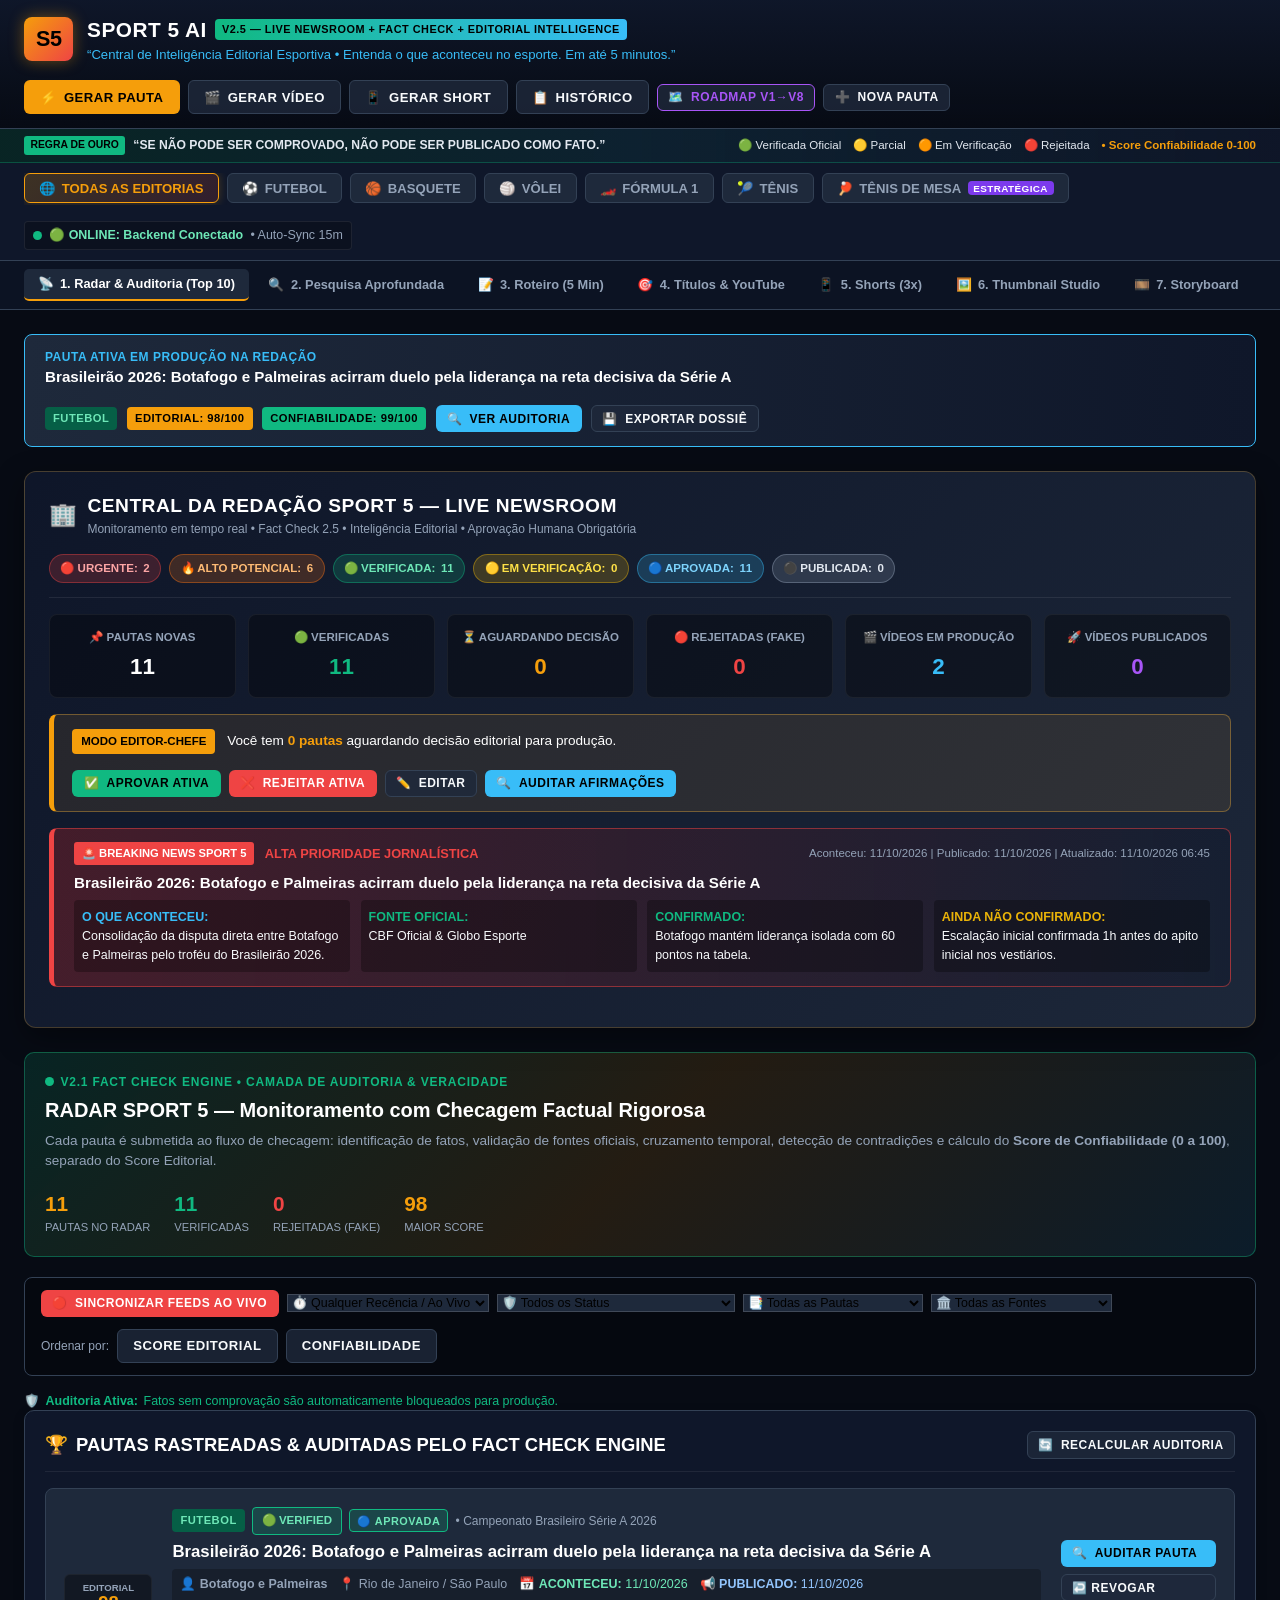
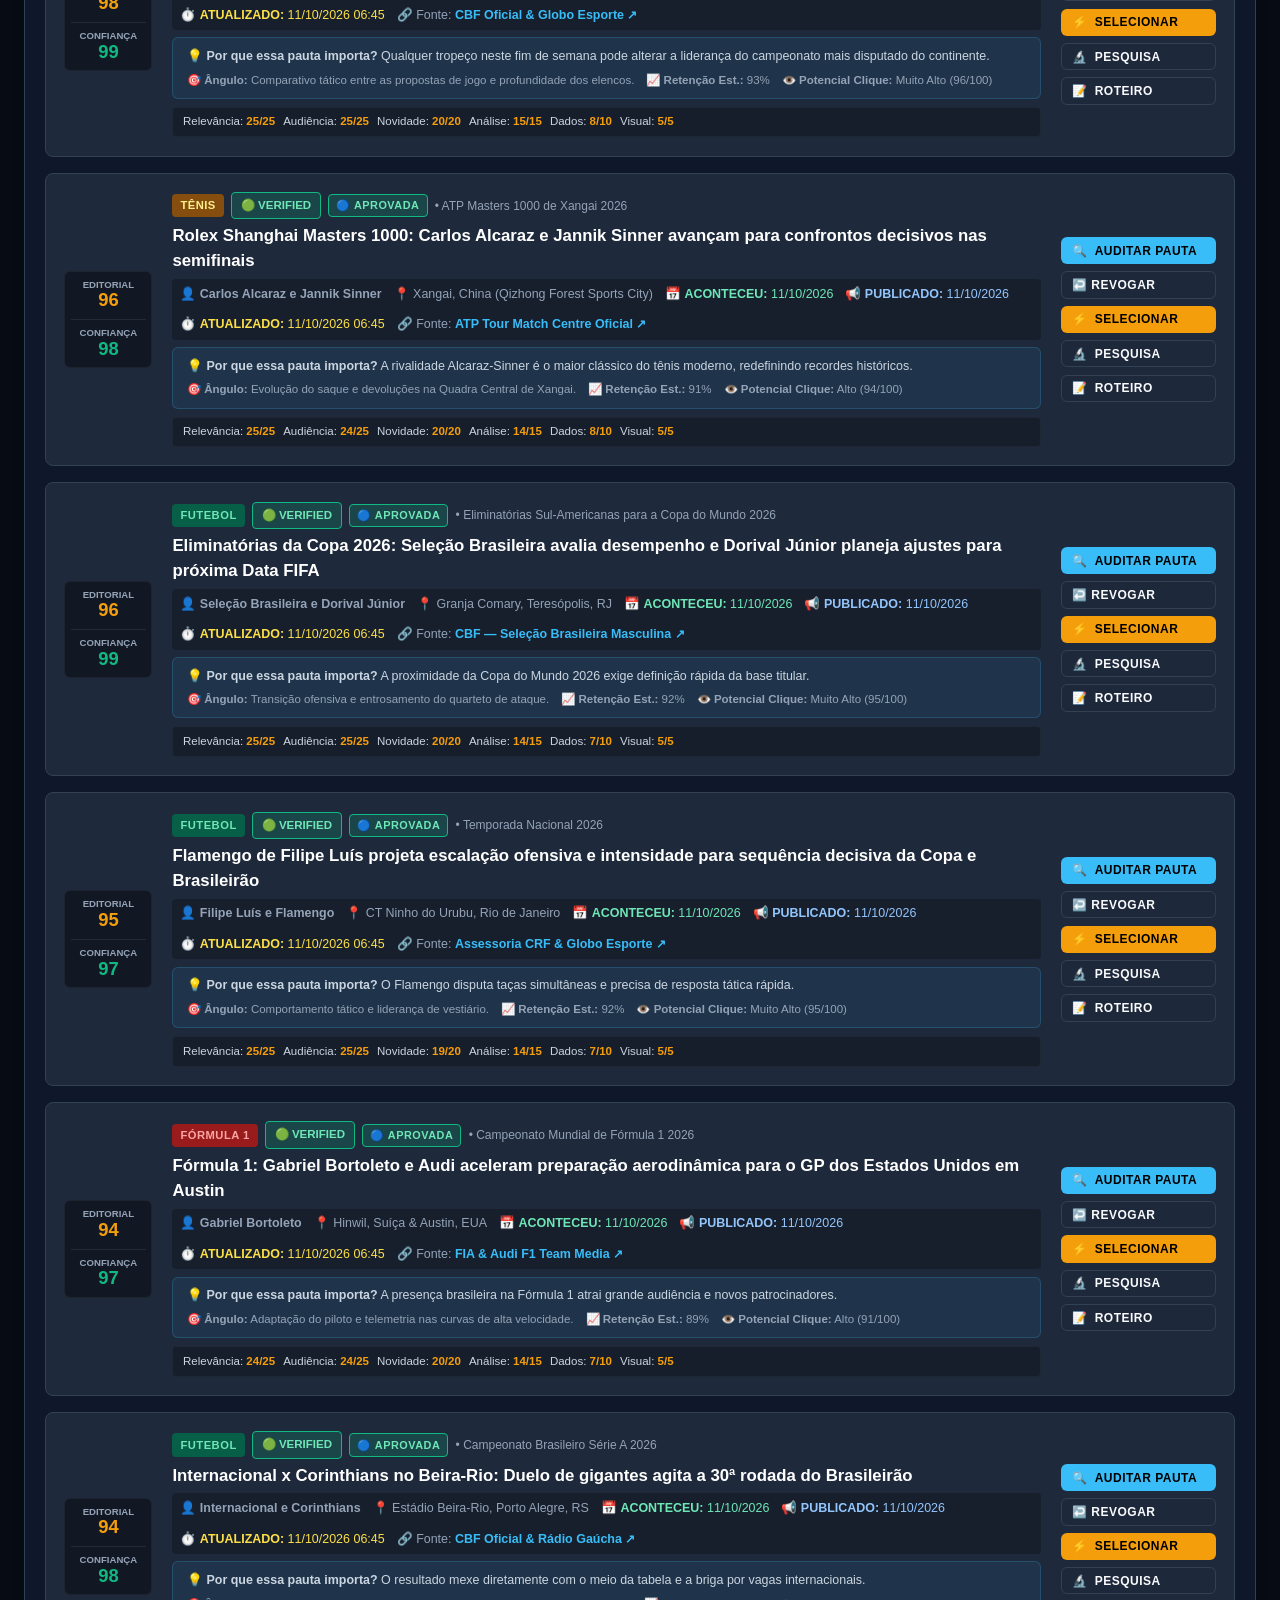
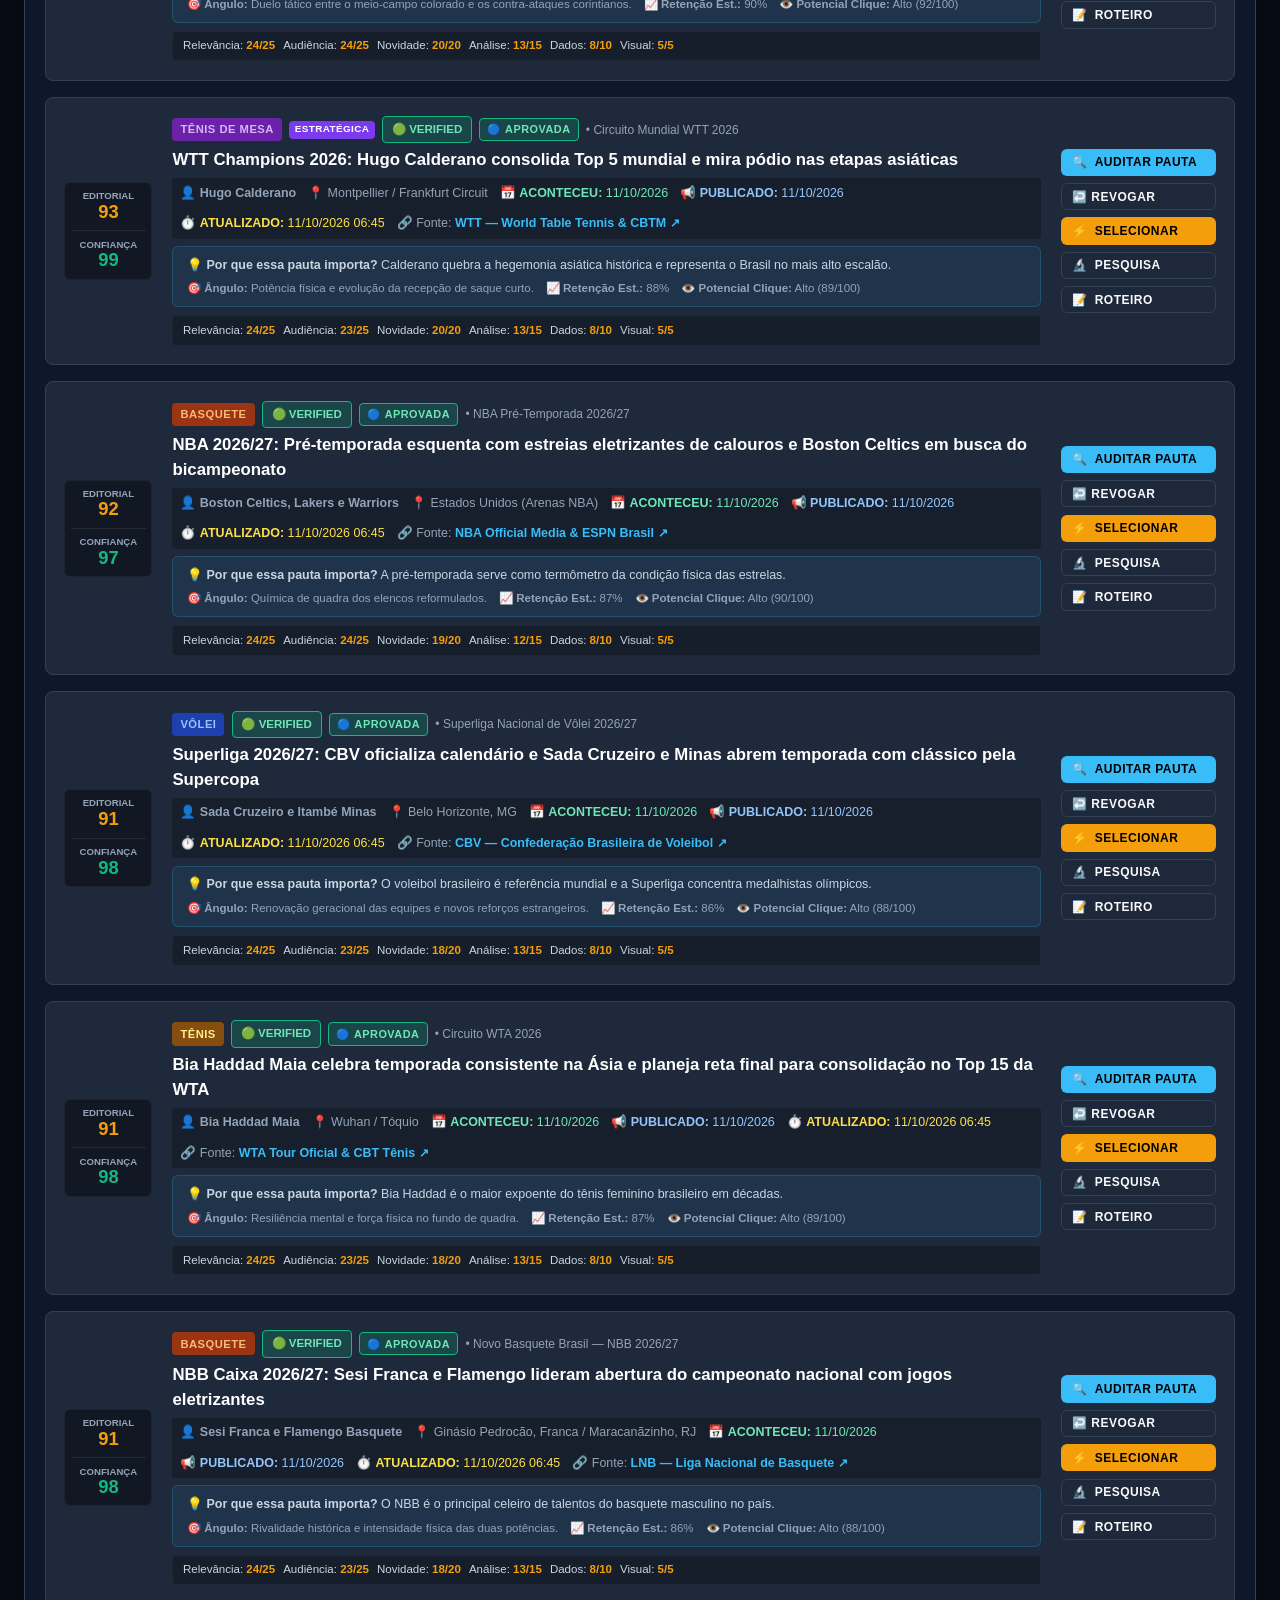
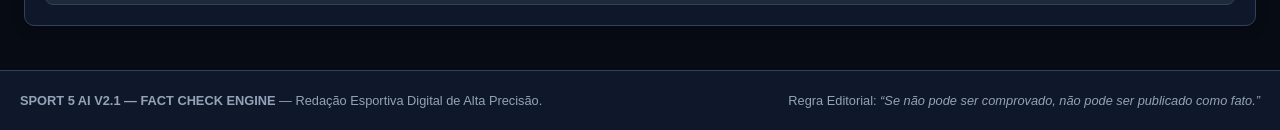
<file: index.html>
<!DOCTYPE html>
<html lang="pt-BR">
<head>
  <meta charset="UTF-8">
  <meta name="viewport" content="width=device-width, initial-scale=1.0">
  <title>SPORT 5 AI — Redação Esportiva Inteligente para YouTube</title>
  <style>
/* SPORT 5 AI V2.1 — FACT CHECK ENGINE STYLESHEET */
:root {
  --bg-dark: #070b14;
  --bg-surface: #0f172a;
  --bg-card: #1e293b;
  --bg-card-hover: #273549;
  --border-color: #334155;
  --primary: #f59e0b;
  --primary-hover: #d97706;
  --accent-blue: #38bdf8;
  --accent-green: #10b981;
  --accent-red: #ef4444;
  --accent-purple: #a855f7;
  --accent-orange: #f97316;
  --accent-yellow: #eab308;
  --text-main: #f8fafc;
  --text-muted: #94a3b8;
  --font-main: -apple-system, BlinkMacSystemFont, "Segoe UI", Roboto, Helvetica, Arial, sans-serif;
}

* { box-sizing: border-box; margin: 0; padding: 0; }

body {
  background-color: var(--bg-dark);
  color: var(--text-main);
  font-family: var(--font-main);
  min-height: 100vh;
  display: flex;
  flex-direction: column;
  line-height: 1.5;
}

/* TOP HEADER */
header {
  background: linear-gradient(180deg, rgba(15, 23, 42, 0.98) 0%, rgba(7, 11, 20, 0.95) 100%);
  border-bottom: 1px solid var(--border-color);
  padding: 0.85rem 1.5rem;
  position: sticky;
  top: 0;
  z-index: 100;
  backdrop-filter: blur(8px);
}

.header-container {
  max-width: 1400px;
  margin: 0 auto;
  display: flex;
  justify-content: space-between;
  align-items: center;
  flex-wrap: wrap;
  gap: 1rem;
}

.brand { display: flex; align-items: center; gap: 0.85rem; }
.brand-logo {
  background: linear-gradient(135deg, #f59e0b 0%, #ef4444 100%);
  color: #000;
  font-weight: 900;
  font-size: 1.35rem;
  padding: 0.35rem 0.75rem;
  border-radius: 8px;
  letter-spacing: -0.5px;
  box-shadow: 0 0 15px rgba(245, 158, 11, 0.4);
}
.brand-title h1 {
  font-size: 1.3rem;
  font-weight: 800;
  letter-spacing: 0.5px;
  color: #fff;
  display: flex;
  align-items: center;
  gap: 0.5rem;
  flex-wrap: wrap;
}
.brand-title .v2-badge {
  background: linear-gradient(90deg, #10b981, #38bdf8);
  color: #000;
  font-size: 0.68rem;
  font-weight: 900;
  padding: 0.15rem 0.45rem;
  border-radius: 4px;
  letter-spacing: 0.5px;
}
.brand-title p {
  font-size: 0.82rem;
  color: var(--accent-blue);
  font-weight: 500;
}

.header-actions { display: flex; align-items: center; gap: 0.5rem; flex-wrap: wrap; }

.btn {
  display: inline-flex;
  align-items: center;
  gap: 0.45rem;
  padding: 0.52rem 0.95rem;
  font-size: 0.82rem;
  font-weight: 700;
  border-radius: 6px;
  border: 1px solid transparent;
  cursor: pointer;
  transition: all 0.2s ease;
  text-transform: uppercase;
  letter-spacing: 0.5px;
}
.btn-primary { background: var(--primary); color: #000; }
.btn-primary:hover { background: var(--primary-hover); box-shadow: 0 0 12px rgba(245, 158, 11, 0.4); }
.btn-outline { background: rgba(30, 41, 59, 0.8); border-color: var(--border-color); color: var(--text-main); }
.btn-outline:hover { background: var(--bg-card-hover); border-color: var(--primary); color: var(--primary); }
.btn-success { background: var(--accent-green); color: #000; }
.btn-danger { background: var(--accent-red); color: #fff; }
.btn-info { background: var(--accent-blue); color: #000; }
.btn-sm { padding: 0.35rem 0.65rem; font-size: 0.75rem; }

/* EDITORIAL GOLDEN RULE BANNER */
.golden-rule-banner {
  background: linear-gradient(90deg, rgba(16, 185, 129, 0.15) 0%, rgba(56, 189, 248, 0.12) 50%, rgba(15, 23, 42, 0.9) 100%);
  border-bottom: 1px solid rgba(16, 185, 129, 0.3);
  padding: 0.45rem 1.5rem;
  font-size: 0.76rem;
  color: #e2e8f0;
  display: flex;
  justify-content: space-between;
  align-items: center;
  flex-wrap: wrap;
  gap: 0.5rem;
}
.golden-rule-text {
  display: flex;
  align-items: center;
  gap: 0.5rem;
  font-weight: 600;
}
.golden-rule-badge {
  background: var(--accent-green);
  color: #000;
  font-weight: 900;
  font-size: 0.65rem;
  padding: 0.1rem 0.4rem;
  border-radius: 3px;
  text-transform: uppercase;
}

/* SUB-CONTROLS: EDITORIAS */
.editorias-bar { background: var(--bg-surface); border-bottom: 1px solid var(--border-color); padding: 0.65rem 1.5rem; }
.editorias-container {
  max-width: 1400px;
  margin: 0 auto;
  display: flex;
  align-items: center;
  justify-content: space-between;
  gap: 1rem;
  flex-wrap: wrap;
}
.editorias-list { display: flex; gap: 0.5rem; overflow-x: auto; padding-bottom: 2px; }

.tab-editoria {
  background: var(--bg-card);
  border: 1px solid var(--border-color);
  color: var(--text-muted);
  padding: 0.4rem 0.9rem;
  border-radius: 6px;
  font-size: 0.82rem;
  font-weight: 700;
  cursor: pointer;
  display: flex;
  align-items: center;
  gap: 0.4rem;
  white-space: nowrap;
  transition: all 0.2s ease;
}
.tab-editoria:hover { border-color: var(--primary); color: #fff; }
.tab-editoria.active {
  background: linear-gradient(135deg, rgba(245, 158, 11, 0.2) 0%, rgba(239, 68, 68, 0.15) 100%);
  border-color: var(--primary);
  color: var(--primary);
  box-shadow: 0 0 10px rgba(245, 158, 11, 0.25);
}

.badge-estrategica {
  background: #7c3aed;
  color: #fff;
  font-size: 0.62rem;
  padding: 0.1rem 0.35rem;
  border-radius: 4px;
  font-weight: 800;
  letter-spacing: 0.4px;
}

/* WORKFLOW NAV TABS */
.workflow-tabs { background: rgba(15, 23, 42, 0.7); border-bottom: 1px solid var(--border-color); padding: 0.5rem 1.5rem; }
.workflow-container { max-width: 1400px; margin: 0 auto; display: flex; gap: 0.4rem; overflow-x: auto; }
.wf-btn {
  background: transparent;
  border: none;
  color: var(--text-muted);
  padding: 0.45rem 0.85rem;
  font-size: 0.8rem;
  font-weight: 600;
  cursor: pointer;
  border-radius: 5px;
  display: flex;
  align-items: center;
  gap: 0.4rem;
  transition: all 0.2s;
  white-space: nowrap;
}
.wf-btn:hover { color: #fff; background: rgba(255, 255, 255, 0.05); }
.wf-btn.active { color: #fff; background: var(--bg-card); border-bottom: 2px solid var(--primary); font-weight: 700; }

main { flex: 1; max-width: 1400px; width: 100%; margin: 0 auto; padding: 1.5rem; }
.view-section { display: none; }
.view-section.active { display: block; animation: fadeIn 0.25s ease-out; }

@keyframes fadeIn {
  from { opacity: 0; transform: translateY(6px); }
  to { opacity: 1; transform: translateY(0); }
}

/* CARDS */
.card {
  background: var(--bg-surface);
  border: 1px solid var(--border-color);
  border-radius: 10px;
  padding: 1.25rem;
  margin-bottom: 1.25rem;
  box-shadow: 0 4px 12px rgba(0, 0, 0, 0.2);
}

.card-header {
  display: flex;
  justify-content: space-between;
  align-items: center;
  margin-bottom: 1rem;
  padding-bottom: 0.75rem;
  border-bottom: 1px solid rgba(255, 255, 255, 0.07);
}
.card-header h2 {
  font-size: 1.15rem;
  font-weight: 800;
  display: flex;
  align-items: center;
  gap: 0.5rem;
  color: #fff;
}

.badge {
  display: inline-flex;
  align-items: center;
  padding: 0.2rem 0.5rem;
  border-radius: 4px;
  font-size: 0.7rem;
  font-weight: 700;
  text-transform: uppercase;
  letter-spacing: 0.5px;
}
.badge-score {
  background: linear-gradient(135deg, #f59e0b 0%, #b45309 100%);
  color: #000;
  font-weight: 900;
  font-size: 0.85rem;
}
.badge-futebol { background: #065f46; color: #6ee7b7; }
.badge-basquete { background: #9a3412; color: #fdba74; }
.badge-volei { background: #1e40af; color: #93c5fd; }
.badge-f1 { background: #991b1b; color: #fca5a5; }
.badge-tenis { background: #854d0e; color: #fef08a; }
.badge-tenisdemesa { background: #6b21a8; color: #d8b4fe; }

/* FACT CHECK BADGES */
.badge-status-verificada-oficial {
  background: rgba(16, 185, 129, 0.2);
  border: 1px solid var(--accent-green);
  color: #6ee7b7;
  font-weight: 800;
  font-size: 0.72rem;
  padding: 0.25rem 0.55rem;
  border-radius: 4px;
  display: inline-flex;
  align-items: center;
  gap: 0.3rem;
}

.badge-status-verificada {
  background: rgba(16, 185, 129, 0.15);
  border: 1px solid rgba(16, 185, 129, 0.6);
  color: #a7f3d0;
  font-weight: 800;
  font-size: 0.72rem;
  padding: 0.25rem 0.55rem;
  border-radius: 4px;
  display: inline-flex;
  align-items: center;
  gap: 0.3rem;
}

.badge-status-parcial {
  background: rgba(234, 179, 8, 0.15);
  border: 1px solid var(--accent-yellow);
  color: #fef08a;
  font-weight: 800;
  font-size: 0.72rem;
  padding: 0.25rem 0.55rem;
  border-radius: 4px;
  display: inline-flex;
  align-items: center;
  gap: 0.3rem;
}

.badge-status-verificando {
  background: rgba(249, 115, 22, 0.15);
  border: 1px solid var(--accent-orange);
  color: #fed7aa;
  font-weight: 800;
  font-size: 0.72rem;
  padding: 0.25rem 0.55rem;
  border-radius: 4px;
  display: inline-flex;
  align-items: center;
  gap: 0.3rem;
}

.badge-status-rejeitada {
  background: rgba(239, 68, 68, 0.2);
  border: 1px solid var(--accent-red);
  color: #fca5a5;
  font-weight: 900;
  font-size: 0.72rem;
  padding: 0.25rem 0.55rem;
  border-radius: 4px;
  display: inline-flex;
  align-items: center;
  gap: 0.3rem;
  box-shadow: 0 0 10px rgba(239, 68, 68, 0.3);
}

.badge-approval-pending {
  background: rgba(234, 179, 8, 0.15);
  border: 1px solid var(--accent-yellow);
  color: #fef08a;
  font-size: 0.68rem;
  font-weight: 800;
  padding: 0.15rem 0.45rem;
  border-radius: 4px;
}

.badge-approval-approved {
  background: rgba(16, 185, 129, 0.2);
  border: 1px solid var(--accent-green);
  color: #6ee7b7;
  font-size: 0.68rem;
  font-weight: 800;
  padding: 0.15rem 0.45rem;
  border-radius: 4px;
}

/* RADAR V2.1 HEADER */
.radar-v2-header {
  background: linear-gradient(135deg, rgba(16, 185, 129, 0.15) 0%, rgba(245, 158, 11, 0.12) 50%, rgba(56, 189, 248, 0.1) 100%);
  border: 1px solid rgba(16, 185, 129, 0.4);
  border-radius: 10px;
  padding: 1.25rem;
  margin-bottom: 1.25rem;
  display: flex;
  justify-content: space-between;
  align-items: center;
  flex-wrap: wrap;
  gap: 1rem;
}

.radar-v2-title { display: flex; flex-direction: column; gap: 0.25rem; }
.radar-live-indicator {
  display: inline-flex;
  align-items: center;
  gap: 0.4rem;
  font-size: 0.75rem;
  font-weight: 800;
  color: var(--accent-green);
  text-transform: uppercase;
  letter-spacing: 0.8px;
}
.radar-pulse-dot {
  width: 9px;
  height: 9px;
  background: var(--accent-green);
  border-radius: 50%;
  animation: pulseDot 1.5s infinite;
}
@keyframes pulseDot {
  0% { transform: scale(0.95); box-shadow: 0 0 0 0 rgba(16, 185, 129, 0.7); }
  70% { transform: scale(1); box-shadow: 0 0 0 8px rgba(16, 185, 129, 0); }
  100% { transform: scale(0.95); box-shadow: 0 0 0 0 rgba(16, 185, 129, 0); }
}

.radar-stats-quick { display: flex; gap: 1.5rem; flex-wrap: wrap; }
.quick-stat { display: flex; flex-direction: column; }
.quick-stat-num { font-size: 1.3rem; font-weight: 800; color: var(--primary); }
.quick-stat-label { font-size: 0.7rem; color: var(--text-muted); text-transform: uppercase; }

.radar-filter-bar {
  background: rgba(0, 0, 0, 0.25);
  border: 1px solid var(--border-color);
  border-radius: 8px;
  padding: 0.75rem 1rem;
  margin-bottom: 1rem;
  display: flex;
  justify-content: space-between;
  align-items: center;
  flex-wrap: wrap;
  gap: 0.75rem;
}

.pautas-list { display: grid; gap: 1rem; }
.pauta-item {
  background: var(--bg-card);
  border: 1px solid var(--border-color);
  border-radius: 8px;
  padding: 1.15rem;
  transition: all 0.2s ease;
  display: grid;
  grid-template-columns: 88px 1fr auto;
  gap: 1.25rem;
  align-items: center;
  position: relative;
}
.pauta-item:hover {
  border-color: var(--primary);
  transform: translateY(-2px);
  box-shadow: 0 6px 16px rgba(0, 0, 0, 0.3);
}

.pauta-item.item-rejeitada {
  border-color: rgba(239, 68, 68, 0.6);
  background: rgba(239, 68, 68, 0.04);
}
.pauta-item.item-rejeitada:hover {
  border-color: var(--accent-red);
}

.pauta-rank-dual {
  display: flex;
  flex-direction: column;
  gap: 0.4rem;
  align-items: center;
  justify-content: center;
  background: rgba(0, 0, 0, 0.4);
  border-radius: 6px;
  padding: 0.5rem 0.35rem;
  text-align: center;
  border: 1px solid rgba(255, 255, 255, 0.05);
}
.rank-score-box {
  display: flex;
  flex-direction: column;
  line-height: 1.1;
}
.rank-score-label {
  font-size: 0.6rem;
  color: var(--text-muted);
  text-transform: uppercase;
  font-weight: 800;
}
.rank-score-val-editorial {
  font-size: 1.15rem;
  font-weight: 900;
  color: var(--primary);
}
.rank-score-val-confianca {
  font-size: 1.15rem;
  font-weight: 900;
  color: var(--accent-green);
}
.rank-score-val-confianca.low {
  color: var(--accent-red);
}

.pauta-body h3 { font-size: 1.05rem; font-weight: 700; margin-bottom: 0.35rem; color: #fff; }
.pauta-meta {
  display: flex;
  flex-wrap: wrap;
  gap: 0.75rem;
  font-size: 0.78rem;
  color: var(--text-muted);
  margin-bottom: 0.5rem;
  align-items: center;
}
.pauta-scores-breakdown {
  display: flex;
  flex-wrap: wrap;
  gap: 0.5rem;
  font-size: 0.72rem;
  background: rgba(0,0,0,0.25);
  padding: 0.35rem 0.6rem;
  border-radius: 4px;
  border: 1px solid rgba(255, 255, 255, 0.04);
  margin-top: 0.4rem;
}
.score-chip { color: #cbd5e1; }
.score-chip strong { color: var(--primary); }
.pauta-actions { display: flex; flex-direction: column; gap: 0.45rem; min-width: 155px; }

/* PRODUCTION BLOCKED WARNING ON CARD */
.blocked-warning-banner {
  background: rgba(239, 68, 68, 0.15);
  border: 1px solid rgba(239, 68, 68, 0.4);
  color: #fca5a5;
  font-size: 0.75rem;
  font-weight: 700;
  padding: 0.4rem 0.65rem;
  border-radius: 4px;
  margin-top: 0.5rem;
  display: flex;
  align-items: center;
  gap: 0.4rem;
}

.active-pauta-bar {
  background: linear-gradient(90deg, #1e293b 0%, #0f172a 100%);
  border: 1px solid var(--accent-blue);
  border-radius: 8px;
  padding: 0.85rem 1.25rem;
  margin-bottom: 1.5rem;
  display: flex;
  justify-content: space-between;
  align-items: center;
  flex-wrap: wrap;
  gap: 1rem;
}
.active-pauta-info h4 { font-size: 0.75rem; text-transform: uppercase; letter-spacing: 0.5px; color: var(--accent-blue); font-weight: 700; }
.active-pauta-info p { font-size: 0.95rem; font-weight: 700; color: #fff; }

.pesquisa-grid {
  display: grid;
  grid-template-columns: repeat(auto-fit, minmax(320px, 1fr));
  gap: 1.25rem;
  margin-bottom: 1.25rem;
}
.box-confirmados { background: rgba(16, 185, 129, 0.05); border: 1px solid rgba(16, 185, 129, 0.3); border-radius: 8px; padding: 1rem; }
.box-confirmados h3 { color: var(--accent-green); font-size: 0.95rem; font-weight: 800; display: flex; align-items: center; gap: 0.4rem; margin-bottom: 0.75rem; text-transform: uppercase; }
.box-aconfirmar { background: rgba(245, 158, 11, 0.05); border: 1px solid rgba(245, 158, 11, 0.3); border-radius: 8px; padding: 1rem; }
.box-aconfirmar h3 { color: var(--primary); font-size: 0.95rem; font-weight: 800; display: flex; align-items: center; gap: 0.4rem; margin-bottom: 0.75rem; text-transform: uppercase; }
.box-analises { background: rgba(168, 85, 247, 0.05); border: 1px solid rgba(168, 85, 247, 0.3); border-radius: 8px; padding: 1rem; }
.box-analises h3 { color: var(--accent-purple); font-size: 0.95rem; font-weight: 800; display: flex; align-items: center; gap: 0.4rem; margin-bottom: 0.75rem; text-transform: uppercase; }

.research-list { list-style: none; display: flex; flex-direction: column; gap: 0.6rem; font-size: 0.85rem; }
.research-list li { position: relative; padding-left: 1.2rem; color: #e2e8f0; }
.research-list li::before { content: "•"; position: absolute; left: 0.3rem; font-weight: 900; }
.box-confirmados li::before { color: var(--accent-green); }
.box-aconfirmar li::before { color: var(--primary); }
.box-analises li::before { color: var(--accent-purple); }

.roteiro-timeline { display: flex; flex-direction: column; gap: 1.25rem; }
.roteiro-block {
  background: var(--bg-card);
  border: 1px solid var(--border-color);
  border-left: 4px solid var(--primary);
  border-radius: 8px;
  padding: 1rem 1.25rem;
  position: relative;
}
.roteiro-block-header { display: flex; justify-content: space-between; align-items: center; margin-bottom: 0.6rem; }
.roteiro-time-badge {
  background: rgba(245, 158, 11, 0.15);
  color: var(--primary);
  font-family: monospace;
  font-size: 0.82rem;
  font-weight: 700;
  padding: 0.2rem 0.5rem;
  border-radius: 4px;
  border: 1px solid rgba(245, 158, 11, 0.3);
}
.roteiro-block-title { font-size: 0.95rem; font-weight: 800; color: #fff; }
.roteiro-block-intent { font-size: 0.75rem; color: var(--accent-blue); font-style: italic; }
.roteiro-text { font-size: 0.92rem; color: #e2e8f0; white-space: pre-line; line-height: 1.6; }

.titles-list { display: flex; flex-direction: column; gap: 0.75rem; }
.title-item {
  background: var(--bg-card);
  border: 1px solid var(--border-color);
  border-radius: 6px;
  padding: 0.85rem 1rem;
  display: flex;
  justify-content: space-between;
  align-items: center;
  gap: 1rem;
}
.title-item.selected-best { border-color: var(--accent-green); background: rgba(16, 185, 129, 0.08); }
.title-content { flex: 1; }
.title-text { font-size: 0.95rem; font-weight: 700; color: #fff; margin-bottom: 0.25rem; }
.title-analysis { font-size: 0.75rem; color: var(--text-muted); }

.shorts-grid { display: grid; grid-template-columns: repeat(auto-fit, minmax(320px, 1fr)); gap: 1.25rem; }
.short-card {
  background: var(--bg-card);
  border: 1px solid var(--border-color);
  border-radius: 8px;
  padding: 1.25rem;
  display: flex;
  flex-direction: column;
  gap: 0.75rem;
  border-top: 3px solid #ef4444;
}
.short-badge {
  display: inline-flex;
  align-items: center;
  gap: 0.3rem;
  background: rgba(239, 68, 68, 0.2);
  color: #f87171;
  font-size: 0.7rem;
  font-weight: 800;
  padding: 0.2rem 0.5rem;
  border-radius: 4px;
  align-self: flex-start;
}
.short-title { font-size: 1rem; font-weight: 800; color: #fff; }
.short-section { background: rgba(0,0,0,0.25); border-radius: 6px; padding: 0.65rem 0.85rem; font-size: 0.82rem; }
.short-section-label { font-size: 0.7rem; color: var(--primary); text-transform: uppercase; font-weight: 700; margin-bottom: 0.25rem; }

.thumbnail-studio { display: grid; grid-template-columns: 1.2fr 1fr; gap: 1.5rem; }
@media (max-width: 900px) { .thumbnail-studio { grid-template-columns: 1fr; } }

.thumb-preview-wrapper {
  position: relative;
  width: 100%;
  padding-top: 56.25%;
  background: linear-gradient(135deg, #111827 0%, #1e1b4b 50%, #311028 100%);
  border-radius: 10px;
  overflow: hidden;
  border: 2px solid var(--border-color);
  box-shadow: 0 10px 30px rgba(0, 0, 0, 0.6);
}
.thumb-canvas {
  position: absolute;
  top: 0; left: 0; width: 100%; height: 100%;
  display: flex; flex-direction: column; justify-content: space-between; padding: 1.5rem;
}
.thumb-overlay {
  position: absolute; top: 0; left: 0; width: 100%; height: 100%;
  background: radial-gradient(circle at 80% 50%, rgba(245, 158, 11, 0.2) 0%, transparent 60%),
              linear-gradient(90deg, rgba(0,0,0,0.85) 0%, rgba(0,0,0,0.4) 60%, rgba(0,0,0,0.2) 100%);
  pointer-events: none;
}
.thumb-content-layer { position: relative; z-index: 2; height: 100%; display: flex; flex-direction: column; justify-content: space-between; }
.thumb-badge-top {
  background: #ef4444; color: #fff; font-weight: 900; font-size: 0.75rem;
  padding: 0.25rem 0.6rem; border-radius: 4px; align-self: flex-start;
  letter-spacing: 0.5px; box-shadow: 0 2px 8px rgba(239, 68, 68, 0.5);
}
.thumb-main-title {
  font-size: 2.2rem; font-weight: 950; color: #ffed4a; text-transform: uppercase;
  line-height: 0.95; text-shadow: 3px 3px 0 #000, -2px -2px 0 #000, 2px -2px 0 #000, -2px 2px 0 #000, 0 4px 12px rgba(0,0,0,0.9);
  letter-spacing: -0.5px; max-width: 75%;
}
.thumb-sub-title {
  font-size: 1.1rem; font-weight: 800; color: #ffffff; background: #000;
  padding: 0.2rem 0.6rem; display: inline-block; margin-top: 0.4rem; border-left: 4px solid var(--primary);
}
.thumb-character-cutout {
  position: absolute; right: 5%; bottom: 0; font-size: 6.5rem;
  filter: drop-shadow(0 0 20px rgba(245, 158, 11, 0.6)); opacity: 0.95; user-select: none;
}
.thumb-specs-box { background: var(--bg-card); border: 1px solid var(--border-color); border-radius: 8px; padding: 1.25rem; display: flex; flex-direction: column; gap: 0.85rem; }
.spec-item { display: flex; flex-direction: column; gap: 0.2rem; }
.spec-label { font-size: 0.72rem; color: var(--text-muted); text-transform: uppercase; font-weight: 700; }
.spec-val { font-size: 0.88rem; color: #fff; }

.storyboard-table { width: 100%; border-collapse: collapse; font-size: 0.85rem; }
.storyboard-table th { background: rgba(0, 0, 0, 0.4); color: var(--text-muted); text-align: left; padding: 0.75rem 1rem; border-bottom: 2px solid var(--border-color); font-size: 0.75rem; text-transform: uppercase; }
.storyboard-table td { padding: 0.9rem 1rem; border-bottom: 1px solid var(--border-color); vertical-align: top; }
.storyboard-table tr:hover { background: rgba(255, 255, 255, 0.02); }
.scene-badge { background: var(--primary); color: #000; font-weight: 800; font-size: 0.75rem; padding: 0.2rem 0.45rem; border-radius: 4px; display: inline-block; margin-bottom: 0.25rem; }
.badge-direitos { background: rgba(239, 68, 68, 0.2); border: 1px solid var(--accent-red); color: #fca5a5; font-size: 0.68rem; font-weight: 700; padding: 0.15rem 0.4rem; border-radius: 4px; display: inline-block; margin-top: 0.3rem; }

.qa-dashboard { display: grid; grid-template-columns: 320px 1fr; gap: 1.5rem; }
@media (max-width: 850px) { .qa-dashboard { grid-template-columns: 1fr; } }
.qa-status-card { background: var(--bg-card); border: 1px solid var(--border-color); border-radius: 8px; padding: 1.5rem; text-align: center; display: flex; flex-direction: column; align-items: center; justify-content: center; gap: 0.8rem; }
.qa-stamp { font-size: 1.4rem; font-weight: 900; padding: 0.5rem 1.25rem; border-radius: 6px; letter-spacing: 1px; }
.qa-approved { background: rgba(16, 185, 129, 0.15); border: 2px solid var(--accent-green); color: var(--accent-green); box-shadow: 0 0 15px rgba(16, 185, 129, 0.3); }
.qa-review { background: rgba(239, 68, 68, 0.15); border: 2px solid var(--accent-red); color: var(--accent-red); box-shadow: 0 0 15px rgba(239, 68, 68, 0.3); }
.qa-items-table { width: 100%; border-collapse: collapse; font-size: 0.82rem; }
.qa-items-table th { padding: 0.6rem; text-align: left; border-bottom: 1px solid var(--border-color); color: var(--text-muted); }
.qa-items-table td { padding: 0.65rem; border-bottom: 1px solid rgba(255, 255, 255, 0.05); }

.history-filters { display: flex; gap: 0.75rem; margin-bottom: 1rem; flex-wrap: wrap; }
.search-input { background: var(--bg-card); border: 1px solid var(--border-color); color: #fff; padding: 0.5rem 0.85rem; border-radius: 6px; font-size: 0.85rem; flex: 1; min-width: 200px; }
.search-input:focus { outline: none; border-color: var(--primary); }
.history-table { width: 100%; border-collapse: collapse; font-size: 0.85rem; }
.history-table th { background: rgba(0, 0, 0, 0.3); padding: 0.75rem; text-align: left; font-size: 0.75rem; color: var(--text-muted); border-bottom: 1px solid var(--border-color); }
.history-table td { padding: 0.75rem; border-bottom: 1px solid rgba(255, 255, 255, 0.05); }

.metrics-grid { display: grid; grid-template-columns: repeat(auto-fit, minmax(200px, 1fr)); gap: 1rem; margin-bottom: 1.5rem; }
.metric-card { background: var(--bg-card); border: 1px solid var(--border-color); border-radius: 8px; padding: 1.1rem; display: flex; flex-direction: column; gap: 0.35rem; }
.metric-card-label { font-size: 0.75rem; color: var(--text-muted); text-transform: uppercase; font-weight: 700; }
.metric-card-val { font-size: 1.8rem; font-weight: 900; color: #fff; }

.dashboard-splits { display: grid; grid-template-columns: 1fr 1fr; gap: 1.25rem; margin-bottom: 1.5rem; }
@media (max-width: 850px) { .dashboard-splits { grid-template-columns: 1fr; } }

/* MODALS */
.modal-overlay { position: fixed; top: 0; left: 0; right: 0; bottom: 0; background: rgba(0, 0, 0, 0.85); backdrop-filter: blur(4px); display: none; align-items: center; justify-content: center; z-index: 1000; padding: 1.5rem; }
.modal-overlay.active { display: flex; }
.modal-content { background: var(--bg-surface); border: 1px solid var(--border-color); border-radius: 10px; max-width: 780px; width: 100%; max-height: 90vh; overflow-y: auto; padding: 1.5rem; box-shadow: 0 20px 40px rgba(0, 0, 0, 0.8); }
.modal-header { display: flex; justify-content: space-between; align-items: center; margin-bottom: 1rem; padding-bottom: 0.5rem; border-bottom: 1px solid var(--border-color); }
.modal-close { background: transparent; border: none; color: var(--text-muted); font-size: 1.5rem; cursor: pointer; }

/* AUDITORIA DE VERACIDADE STYLES */
.audit-score-summary {
  display: grid;
  grid-template-columns: 1fr 1fr;
  gap: 1rem;
  background: rgba(0, 0, 0, 0.35);
  border: 1px solid var(--border-color);
  border-radius: 8px;
  padding: 1rem;
  margin-bottom: 1.25rem;
}
.audit-score-card {
  display: flex;
  flex-direction: column;
  gap: 0.2rem;
}
.audit-score-title {
  font-size: 0.72rem;
  color: var(--text-muted);
  text-transform: uppercase;
  font-weight: 800;
}
.audit-score-num {
  font-size: 1.7rem;
  font-weight: 900;
  line-height: 1;
}

.audit-checklist-table {
  width: 100%;
  border-collapse: collapse;
  font-size: 0.82rem;
  margin-bottom: 1.25rem;
}
.audit-checklist-table th {
  padding: 0.6rem 0.75rem;
  text-align: left;
  border-bottom: 1px solid var(--border-color);
  color: var(--text-muted);
  font-size: 0.72rem;
  text-transform: uppercase;
}
.audit-checklist-table td {
  padding: 0.65rem 0.75rem;
  border-bottom: 1px solid rgba(255, 255, 255, 0.05);
  vertical-align: middle;
}

.audit-item-status-confirmado {
  color: #6ee7b7;
  font-weight: 800;
  display: flex;
  align-items: center;
  gap: 0.3rem;
}
.audit-item-status-parcial {
  color: #fef08a;
  font-weight: 800;
  display: flex;
  align-items: center;
  gap: 0.3rem;
}
.audit-item-status-nao {
  color: #fca5a5;
  font-weight: 800;
  display: flex;
  align-items: center;
  gap: 0.3rem;
}

.sources-table {
  width: 100%;
  border-collapse: collapse;
  font-size: 0.82rem;
}
.sources-table th {
  padding: 0.55rem 0.75rem;
  text-align: left;
  border-bottom: 1px solid var(--border-color);
  color: var(--text-muted);
  font-size: 0.72rem;
}
.sources-table td {
  padding: 0.6rem 0.75rem;
  border-bottom: 1px solid rgba(255, 255, 255, 0.05);
}

.audit-breakdown-chips {
  display: grid;
  grid-template-columns: repeat(auto-fit, minmax(140px, 1fr));
  gap: 0.5rem;
  margin-bottom: 1rem;
}
.audit-chip {
  background: rgba(0, 0, 0, 0.3);
  border: 1px solid rgba(255, 255, 255, 0.05);
  border-radius: 4px;
  padding: 0.4rem 0.6rem;
  font-size: 0.73rem;
  display: flex;
  justify-content: space-between;
  align-items: center;
}
.audit-chip-label { color: #cbd5e1; }
.audit-chip-val { font-weight: 800; color: var(--accent-green); }

/* ROADMAP LIST IN MODAL */
.roadmap-step {
  display: flex;
  gap: 1rem;
  padding: 0.85rem;
  background: rgba(0,0,0,0.25);
  border-radius: 6px;
  border-left: 4px solid var(--border-color);
  margin-bottom: 0.65rem;
}
.roadmap-step.active {
  border-left-color: var(--accent-green);
  background: rgba(16, 185, 129, 0.1);
}
.roadmap-step.completed {
  border-left-color: var(--accent-blue);
  background: rgba(56, 189, 248, 0.08);
}

.toast { position: fixed; bottom: 1.5rem; right: 1.5rem; background: #0f172a; border: 1px solid var(--primary); color: #fff; padding: 0.75rem 1.25rem; border-radius: 6px; box-shadow: 0 10px 25px rgba(0,0,0,0.5); z-index: 2000; display: none; font-size: 0.85rem; font-weight: 600; }
.player-box { background: rgba(0,0,0,0.3); border: 1px solid var(--border-color); border-radius: 8px; padding: 0.85rem 1.15rem; margin-bottom: 1rem; display: flex; align-items: center; justify-content: space-between; gap: 1rem; flex-wrap: wrap; }
footer { background: var(--bg-surface); border-top: 1px solid var(--border-color); padding: 1.25rem; text-align: center; font-size: 0.8rem; color: var(--text-muted); margin-top: auto; }
/* SPORT 5 AI V2.5 — LIVE NEWSROOM & FACT CHECK STYLES */

/* CENTRAL DA REDAÇÃO / NOVA HOME */
.central-redacao-panel {
  background: linear-gradient(135deg, rgba(15, 23, 42, 0.95), rgba(30, 41, 59, 0.95));
  border: 1px solid rgba(229, 169, 59, 0.25);
  border-radius: 12px;
  padding: 1.25rem 1.5rem;
  margin-bottom: 1.5rem;
  box-shadow: 0 10px 30px rgba(0, 0, 0, 0.4);
}

.central-redacao-top {
  display: flex;
  justify-content: space-between;
  align-items: center;
  flex-wrap: wrap;
  gap: 1rem;
  margin-bottom: 1rem;
  border-bottom: 1px solid rgba(255, 255, 255, 0.08);
  padding-bottom: 0.85rem;
}

.central-redacao-title {
  display: flex;
  align-items: center;
  gap: 0.65rem;
}

.central-redacao-title h2 {
  font-size: 1.2rem;
  font-weight: 900;
  color: #fff;
  letter-spacing: 0.5px;
  margin: 0;
}

.indicators-row {
  display: flex;
  gap: 0.5rem;
  flex-wrap: wrap;
  align-items: center;
}

.indicator-pill {
  padding: 0.3rem 0.65rem;
  border-radius: 20px;
  font-size: 0.72rem;
  font-weight: 800;
  display: inline-flex;
  align-items: center;
  gap: 0.35rem;
  cursor: pointer;
  transition: transform 0.2s, box-shadow 0.2s;
  border: 1px solid rgba(255, 255, 255, 0.1);
}
.indicator-pill:hover {
  transform: translateY(-1px);
  box-shadow: 0 4px 12px rgba(0,0,0,0.3);
}

.ind-urgente { background: rgba(239, 68, 68, 0.2); color: #fca5a5; border-color: rgba(239, 68, 68, 0.4); }
.ind-potencial { background: rgba(249, 115, 22, 0.2); color: #fdba74; border-color: rgba(249, 115, 22, 0.4); }
.ind-verificada { background: rgba(16, 185, 129, 0.2); color: #6ee7b7; border-color: rgba(16, 185, 129, 0.4); }
.ind-verificando { background: rgba(234, 179, 8, 0.2); color: #fde047; border-color: rgba(234, 179, 8, 0.4); }
.ind-aprovada { background: rgba(56, 189, 248, 0.2); color: #7dd3fc; border-color: rgba(56, 189, 248, 0.4); }
.ind-publicada { background: rgba(148, 163, 184, 0.2); color: #e2e8f0; border-color: rgba(148, 163, 184, 0.4); }

.ops-counters-grid {
  display: grid;
  grid-template-columns: repeat(auto-fit, minmax(150px, 1fr));
  gap: 0.75rem;
  margin-bottom: 1rem;
}

.ops-card {
  background: rgba(0, 0, 0, 0.35);
  border: 1px solid rgba(255, 255, 255, 0.06);
  border-radius: 8px;
  padding: 0.85rem;
  text-align: center;
  transition: border-color 0.2s;
}
.ops-card:hover { border-color: var(--primary); }
.ops-card-label { font-size: 0.72rem; color: var(--text-muted); text-transform: uppercase; font-weight: 700; margin-bottom: 0.25rem; }
.ops-card-val { font-size: 1.4rem; font-weight: 900; color: #fff; }

/* EDITOR-CHEFE QUICK BAR */
.editor-chefe-banner {
  background: rgba(229, 169, 59, 0.1);
  border: 1px solid rgba(229, 169, 59, 0.4);
  border-left: 5px solid var(--primary);
  border-radius: 8px;
  padding: 0.85rem 1.15rem;
  display: flex;
  justify-content: space-between;
  align-items: center;
  gap: 1rem;
  flex-wrap: wrap;
  margin-bottom: 1rem;
}

.editor-chefe-info {
  display: flex;
  align-items: center;
  gap: 0.75rem;
}

.editor-chefe-badge {
  background: var(--primary);
  color: #000;
  font-weight: 900;
  font-size: 0.72rem;
  padding: 0.25rem 0.55rem;
  border-radius: 4px;
  text-transform: uppercase;
}

/* BREAKING NEWS BANNER */
.breaking-banner {
  background: linear-gradient(90deg, rgba(220, 38, 38, 0.25), rgba(15, 23, 42, 0.4));
  border: 1px solid rgba(239, 68, 68, 0.5);
  border-left: 5px solid var(--accent-red);
  border-radius: 8px;
  padding: 0.85rem 1.25rem;
  margin-bottom: 1.25rem;
}

.breaking-header {
  display: flex;
  align-items: center;
  gap: 0.65rem;
  margin-bottom: 0.4rem;
}
.breaking-tag {
  background: var(--accent-red);
  color: #fff;
  font-weight: 900;
  font-size: 0.7rem;
  padding: 0.2rem 0.5rem;
  border-radius: 3px;
  animation: pulse-red 2s infinite;
}

@keyframes pulse-red {
  0% { box-shadow: 0 0 0 0 rgba(239, 68, 68, 0.7); }
  70% { box-shadow: 0 0 0 8px rgba(239, 68, 68, 0); }
  100% { box-shadow: 0 0 0 0 rgba(239, 68, 68, 0); }
}

/* DUPLICITY BOX */
.duplicidade-banner {
  background: rgba(147, 51, 234, 0.12);
  border: 1px solid rgba(168, 85, 247, 0.4);
  border-left: 4px solid var(--accent-purple);
  border-radius: 6px;
  padding: 0.65rem 0.85rem;
  font-size: 0.78rem;
  margin-bottom: 0.5rem;
}

.duplicidade-tag {
  display: inline-block;
  background: var(--accent-purple);
  color: #fff;
  font-weight: 800;
  padding: 2px 6px;
  border-radius: 3px;
  font-size: 0.68rem;
  margin-right: 0.45rem;
}

/* CONTRADICTION ALERT */
.contradicao-box {
  background: rgba(245, 158, 11, 0.15);
  border: 1px solid rgba(245, 158, 11, 0.5);
  border-left: 4px solid var(--accent-yellow);
  color: #fef08a;
  padding: 0.65rem 0.85rem;
  border-radius: 6px;
  font-size: 0.78rem;
  font-weight: 700;
  margin-bottom: 0.5rem;
}

/* EDITORIAL INTELLIGENCE PILL */
.ed-intel-box {
  background: rgba(56, 189, 248, 0.08);
  border: 1px solid rgba(56, 189, 248, 0.2);
  border-radius: 6px;
  padding: 0.55rem 0.85rem;
  font-size: 0.78rem;
  color: #cbd5e1;
  margin-bottom: 0.5rem;
  display: flex;
  flex-direction: column;
  gap: 0.25rem;
}

/* FACT CHECK DO ROTEIRO */
.roteiro-audit-card {
  background: rgba(0, 0, 0, 0.4);
  border: 1px solid rgba(255, 255, 255, 0.08);
  border-radius: 8px;
  padding: 1rem;
  margin-top: 1.5rem;
}

.claim-audit-row {
  display: flex;
  justify-content: space-between;
  align-items: flex-start;
  gap: 1rem;
  padding: 0.65rem;
  background: rgba(255, 255, 255, 0.02);
  border-bottom: 1px solid rgba(255, 255, 255, 0.05);
  font-size: 0.82rem;
}

.badge-claim-ok { background: rgba(16, 185, 129, 0.2); color: #6ee7b7; border: 1px solid #10b981; padding: 2px 6px; border-radius: 4px; font-weight: 700; font-size: 0.7rem; }
.badge-claim-pend { background: rgba(234, 179, 8, 0.2); color: #fde047; border: 1px solid #eab308; padding: 2px 6px; border-radius: 4px; font-weight: 700; font-size: 0.7rem; }
.badge-claim-bad { background: rgba(239, 68, 68, 0.2); color: #fca5a5; border: 1px solid #ef4444; padding: 2px 6px; border-radius: 4px; font-weight: 700; font-size: 0.7rem; }

/* PESQUISA PROFUNDA 10 DIMENSÕES */
.dimensoes-grid {
  display: grid;
  grid-template-columns: repeat(auto-fit, minmax(320px, 1fr));
  gap: 0.85rem;
  margin-top: 1rem;
}

.dim-card {
  background: rgba(0, 0, 0, 0.35);
  border: 1px solid rgba(255, 255, 255, 0.06);
  border-radius: 8px;
  padding: 0.85rem 1rem;
}
.dim-card-header {
  display: flex;
  justify-content: space-between;
  align-items: center;
  margin-bottom: 0.45rem;
}
.dim-title { font-size: 0.82rem; font-weight: 800; color: #fff; }
.badge-dim-fato { background: rgba(16, 185, 129, 0.2); color: #6ee7b7; border: 1px solid #10b981; font-size: 0.65rem; font-weight: 900; padding: 1px 5px; border-radius: 3px; }
.badge-dim-analise { background: rgba(168, 85, 247, 0.2); color: #d8b4fe; border: 1px solid #a855f7; font-size: 0.65rem; font-weight: 900; padding: 1px 5px; border-radius: 3px; }
.badge-dim-inferencia { background: rgba(249, 115, 22, 0.2); color: #fdba74; border: 1px solid #f97316; font-size: 0.65rem; font-weight: 900; padding: 1px 5px; border-radius: 3px; }

/* SAFE AREA OVERLAY */
.safe-area-toggle-btn {
  background: rgba(229, 169, 59, 0.15);
  border: 1px solid var(--primary);
  color: var(--primary);
  font-size: 0.75rem;
  font-weight: 700;
  padding: 0.35rem 0.75rem;
  border-radius: 4px;
  cursor: pointer;
}
.safe-area-overlay {
  position: absolute;
  top: 10%;
  left: 10%;
  right: 10%;
  bottom: 10%;
  border: 2px dashed rgba(229, 169, 59, 0.8);
  pointer-events: none;
  display: flex;
  align-items: flex-start;
  justify-content: flex-start;
  padding: 4px;
}
.safe-area-tag {
  background: rgba(0, 0, 0, 0.85);
  color: var(--primary);
  font-size: 0.65rem;
  font-weight: 800;
  padding: 1px 4px;
  border-radius: 2px;
}

/* SHORTS TABS */
.subtabs-bar {
  display: flex;
  gap: 0.5rem;
  margin-bottom: 1rem;
}
.subtab-btn {
  background: rgba(0, 0, 0, 0.4);
  border: 1px solid var(--border-color);
  color: var(--text-muted);
  font-size: 0.8rem;
  font-weight: 700;
  padding: 0.45rem 1rem;
  border-radius: 6px;
  cursor: pointer;
  transition: all 0.2s;
}
.subtab-btn.active {
  background: var(--primary);
  color: #000;
  border-color: var(--primary);
  font-weight: 900;
}

/* SIMULATION / DEMO WATERMARK */
.simulation-watermark-pill {
  background: rgba(234, 179, 8, 0.2);
  border: 1px solid var(--accent-yellow);
  color: #fde047;
  font-size: 0.72rem;
  font-weight: 800;
  padding: 0.25rem 0.65rem;
  border-radius: 4px;
  display: inline-flex;
  align-items: center;
  gap: 0.35rem;
}

</style>
</head>
<body>
  <!-- TOP HEADER -->
  <header>
    <div class="header-container">
      <div class="brand">
        <div class="brand-logo">S5</div>
        <div class="brand-title">
          <h1>SPORT 5 AI <span class="v2-badge">V2.5 — LIVE NEWSROOM + FACT CHECK + EDITORIAL INTELLIGENCE</span></h1>
          <p>“Central de Inteligência Editorial Esportiva • Entenda o que aconteceu no esporte. Em até 5 minutos.”</p>
        </div>
      </div>

      <div class="header-actions">
        <button class="btn btn-primary" onclick="app.gerarPautaAction()">
          <span>⚡</span> GERAR PAUTA
        </button>
        <button class="btn btn-outline" onclick="app.gerarVideoCompletoAction()">
          <span>🎬</span> GERAR VÍDEO
        </button>
        <button class="btn btn-outline" onclick="app.gerarShortAction()">
          <span>📱</span> GERAR SHORT
        </button>
        <button class="btn btn-outline" onclick="app.switchWorkflow('historico')">
          <span>📋</span> HISTÓRICO
        </button>
        <button class="btn btn-sm btn-outline" onclick="app.openRoadmapModal()" style="border-color:var(--accent-purple); color:var(--accent-purple);" title="Ver Roadmap V1 a V8">
          <span>🗺️</span> Roadmap V1→V8
        </button>
        <button class="btn btn-sm btn-outline" onclick="app.openNewPautaModal()" title="Cadastrar Pauta Personalizada">
          <span>➕</span> Nova Pauta
        </button>
      </div>
    </div>
  </header>

  <!-- EDITORIAL GOLDEN RULE BANNER -->
  <div class="golden-rule-banner">
    <div class="golden-rule-text">
      <span class="golden-rule-badge">REGRA DE OURO</span>
      <span>“SE NÃO PODE SER COMPROVADO, NÃO PODE SER PUBLICADO COMO FATO.”</span>
    </div>
    <div style="display:flex; align-items:center; gap:0.75rem; font-size:0.72rem;">
      <span>🟢 Verificada Oficial</span>
      <span>🟡 Parcial</span>
      <span>🟠 Em Verificação</span>
      <span>🔴 Rejeitada</span>
      <span style="color:var(--primary); font-weight:700;">• Score Confiabilidade 0-100</span>
    </div>
  </div>

  <!-- CONTROLES: EDITORIAS -->
  <div class="editorias-bar">
    <div class="editorias-container">
      <div class="editorias-list" id="editoriasList">
        <button class="tab-editoria active" data-sport="TODOS" onclick="app.filterSport('TODOS')">
          <span>🌐</span> TODAS AS EDITORIAS
        </button>
        <button class="tab-editoria" data-sport="FUTEBOL" onclick="app.filterSport('FUTEBOL')">
          <span>⚽</span> FUTEBOL
        </button>
        <button class="tab-editoria" data-sport="BASQUETE" onclick="app.filterSport('BASQUETE')">
          <span>🏀</span> BASQUETE
        </button>
        <button class="tab-editoria" data-sport="VÔLEI" onclick="app.filterSport('VÔLEI')">
          <span>🏐</span> VÔLEI
        </button>
        <button class="tab-editoria" data-sport="FÓRMULA 1" onclick="app.filterSport('FÓRMULA 1')">
          <span>🏎️</span> FÓRMULA 1
        </button>
        <button class="tab-editoria" data-sport="TÊNIS" onclick="app.filterSport('TÊNIS')">
          <span>🎾</span> TÊNIS
        </button>
        <button class="tab-editoria" data-sport="TÊNIS DE MESA" onclick="app.filterSport('TÊNIS DE MESA')">
          <span>🏓</span> TÊNIS DE MESA <span class="badge-estrategica">ESTRATÉGICA</span>
        </button>
      </div>

      <div id="backendConnectionIndicator" style="font-size: 0.78rem; display: flex; align-items: center; gap: 0.45rem; cursor: pointer; padding: 4px 8px; border-radius: 4px; background: rgba(0,0,0,0.25); border: 1px solid rgba(255,255,255,0.08);" onclick="app.abrirModalConexao()" title="Clique para detalhes de conexão online e motor de scraping">
        <span class="radar-pulse-dot" id="connPulseDot"></span>
        <span id="connStatusText" style="color:#6ee7b7; font-weight:800;">🟢 ONLINE: Backend Conectado</span>
        <span style="color:var(--text-muted);" id="connSubText">• Auto-Sync 15m</span>
      </div>
    </div>
  </div>

  <!-- WORKFLOW STEPS TABS -->
  <div class="workflow-tabs">
    <div class="workflow-container">
      <button class="wf-btn active" data-view="radar" onclick="app.switchWorkflow('radar')">
        <span>📡</span> 1. Radar & Auditoria (Top 10)
      </button>
      <button class="wf-btn" data-view="pesquisa" onclick="app.switchWorkflow('pesquisa')">
        <span>🔍</span> 2. Pesquisa Aprofundada
      </button>
      <button class="wf-btn" data-view="roteiro" onclick="app.switchWorkflow('roteiro')">
        <span>📝</span> 3. Roteiro (5 Min)
      </button>
      <button class="wf-btn" data-view="titulos" onclick="app.switchWorkflow('titulos')">
        <span>🎯</span> 4. Títulos & YouTube
      </button>
      <button class="wf-btn" data-view="shorts" onclick="app.switchWorkflow('shorts')">
        <span>📱</span> 5. Shorts (3x)
      </button>
      <button class="wf-btn" data-view="thumbnail" onclick="app.switchWorkflow('thumbnail')">
        <span>🖼️</span> 6. Thumbnail Studio
      </button>
      <button class="wf-btn" data-view="storyboard" onclick="app.switchWorkflow('storyboard')">
        <span>🎞️</span> 7. Storyboard
      </button>
      <button class="wf-btn" data-view="qa" onclick="app.switchWorkflow('qa')">
        <span>🛡️</span> 8. Auditoria QA
      </button>
      <button class="wf-btn" data-view="historico" onclick="app.switchWorkflow('historico')">
        <span>📂</span> 9. Histórico
      </button>
      <button class="wf-btn" data-view="dashboard" onclick="app.switchWorkflow('dashboard')">
        <span>📊</span> 10. Dashboard & Analytics
      </button>
    </div>
  </div>

  <!-- MAIN WRAPPER -->
  <main>

    <!-- ACTIVE PAUTA INDICATOR BAR -->
    <div class="active-pauta-bar" id="activePautaBar">
      <div class="active-pauta-info">
        <h4>Pauta Ativa em Produção na Redação</h4>
        <p id="activePautaTitle">Carlos Alcaraz atropela em Xangai por 2 a 0 e garante vaga nas oitavas do Masters 1000</p>
      </div>
      <div style="display: flex; gap: 0.6rem; align-items: center; flex-wrap: wrap;">
        <span class="badge badge-tenisdemesa" id="activePautaSport">Tênis de Mesa</span>
        <span class="badge" style="background:var(--primary); color:#000; font-weight:800;" id="activePautaEditorialBadge">Editorial: 98/100</span>
        <span class="badge" style="background:var(--accent-green); color:#000; font-weight:900;" id="activePautaReliabilityBadge">Confiabilidade: 96/100</span>
        <button class="btn btn-sm btn-info" onclick="app.openAuditModalForActive()">
          <span>🔍</span> Ver Auditoria
        </button>
        <button class="btn btn-sm btn-outline" onclick="app.exportFullProject()">
          <span>💾</span> Exportar Dossiê
        </button>
      </div>
    </div>

    <!-- VIEW 1: RADAR & FACT CHECK ENGINE (V2.1) -->
    <section class="view-section active" id="view-radar">

    <!-- CENTRAL DA REDAÇÃO / NOVA HOME (V2.5) -->
    <div class="central-redacao-panel">
      <div class="central-redacao-top">
        <div class="central-redacao-title">
          <span style="font-size: 1.4rem;">🏢</span>
          <div>
            <h2>CENTRAL DA REDAÇÃO SPORT 5 — LIVE NEWSROOM</h2>
            <div style="font-size: 0.75rem; color: var(--text-muted);">
              Monitoramento em tempo real • Fact Check 2.5 • Inteligência Editorial • Aprovação Humana Obrigatória
            </div>
          </div>
        </div>

        <!-- INDICADORES DE STATUS -->
        <div class="indicators-row">
          <span class="indicator-pill ind-urgente" onclick="app.filterByStatusPill('URGENTE')">
            🔴 URGENTE: <strong id="indUrgenteCount">2</strong>
          </span>
          <span class="indicator-pill ind-potencial" onclick="app.filterByStatusPill('ALTO_POTENCIAL')">
            🔥 ALTO POTENCIAL: <strong id="indPotencialCount">6</strong>
          </span>
          <span class="indicator-pill ind-verificada" onclick="app.filterByStatusPill('VERIFICADA')">
            🟢 VERIFICADA: <strong id="indVerificadaCount">14</strong>
          </span>
          <span class="indicator-pill ind-verificando" onclick="app.filterByStatusPill('EM_VERIFICACAO')">
            🟡 EM VERIFICAÇÃO: <strong id="indVerificandoCount">2</strong>
          </span>
          <span class="indicator-pill ind-aprovada" onclick="app.filterByStatusPill('APROVADA')">
            🔵 APROVADA: <strong id="indAprovadaCount">5</strong>
          </span>
          <span class="indicator-pill ind-publicada" onclick="app.filterByStatusPill('PUBLICADA')">
            ⚫ PUBLICADA: <strong id="indPublicadaCount">3</strong>
          </span>
        </div>
      </div>

      <!-- OPERATIONAL COUNTERS (6 ESTADOS) -->
      <div class="ops-counters-grid">
        <div class="ops-card">
          <div class="ops-card-label">📌 Pautas Novas</div>
          <div class="ops-card-val" id="statPautasNovas">19</div>
        </div>
        <div class="ops-card">
          <div class="ops-card-label">🟢 Verificadas</div>
          <div class="ops-card-val" style="color:var(--accent-green);" id="statPautasVerificadas">14</div>
        </div>
        <div class="ops-card">
          <div class="ops-card-label">⏳ Aguardando Decisão</div>
          <div class="ops-card-val" style="color:var(--primary);" id="statPautasAguardando">7</div>
        </div>
        <div class="ops-card">
          <div class="ops-card-label">🔴 Rejeitadas (Fake)</div>
          <div class="ops-card-val" style="color:var(--accent-red);" id="statPautasRejeitadas">3</div>
        </div>
        <div class="ops-card">
          <div class="ops-card-label">🎬 Vídeos em Produção</div>
          <div class="ops-card-val" style="color:var(--accent-blue);" id="statVideosProducao">2</div>
        </div>
        <div class="ops-card">
          <div class="ops-card-label">🚀 Vídeos Publicados</div>
          <div class="ops-card-val" style="color:#a855f7;" id="statVideosPublicados">3</div>
        </div>
      </div>

      <!-- PAINEL EDITOR-CHEFE QUICK DECISION BAR -->
      <div class="editor-chefe-banner">
        <div class="editor-chefe-info">
          <span class="editor-chefe-badge">MODO EDITOR-CHEFE</span>
          <span style="font-size: 0.85rem; color: #fff;">
            Você tem <strong id="editorChefePendingCount" style="color:var(--primary);">7 pautas</strong> aguardando decisão editorial para produção.
          </span>
        </div>
        <div style="display: flex; gap: 0.5rem; flex-wrap: wrap;">
          <button class="btn btn-sm btn-success" onclick="app.aprovarPauta(app.activePauta.id)">
            <span>✅</span> Aprovar Ativa
          </button>
          <button class="btn btn-sm btn-danger" onclick="app.rejeitarPauta(app.activePauta.id)">
            <span>❌</span> Rejeitar Ativa
          </button>
          <button class="btn btn-sm btn-outline" onclick="app.abrirModalEdicao(app.activePauta.id)">
            <span>✏️</span> Editar
          </button>
          <button class="btn btn-sm btn-info" onclick="app.openAuditModalForActive()">
            <span>🔍</span> Auditar Afirmações
          </button>
        </div>
      </div>

      <!-- MODO BREAKING NEWS CARD -->
      <div class="breaking-banner" id="breakingNewsCard">
        <div class="breaking-header">
          <span class="breaking-tag">🚨 BREAKING NEWS SPORT 5</span>
          <span style="font-size: 0.8rem; color: var(--accent-red); font-weight: 800;">ALTA PRIORIDADE JORNALÍSTICA</span>
          <span style="font-size: 0.72rem; color: var(--text-muted); margin-left: auto;" id="breakingTimestamp">Aconteceu: 10/10/2026 • 09:30 BRT | Publicado: 10/10/2026 | Atualizado: agora</span>
        </div>
        <div style="font-size: 0.95rem; font-weight: 800; color: #fff; margin-bottom: 0.35rem;" id="breakingNewsTitle">Brasileirão 2026: Botafogo e Palmeiras acirram duelo pela liderança na reta decisiva da Série A</div>
        <div style="display: grid; grid-template-columns: repeat(auto-fit, minmax(200px, 1fr)); gap: 0.65rem; font-size: 0.78rem;">
          <div style="background:rgba(0,0,0,0.3); padding:0.5rem; border-radius:4px;">
            <strong style="color:var(--accent-blue);">O QUE ACONTECEU:</strong>
            <div id="breakingOQueAconteceu">Botafogo lidera com 60 pontos em 29 jogos; Palmeiras persegue com 57 pontos; saldo de gols favorável aos cariocas.</div>
          </div>
          <div style="background:rgba(0,0,0,0.3); padding:0.5rem; border-radius:4px;">
            <strong style="color:var(--accent-green);">FONTE OFICIAL:</strong>
            <div id="breakingFonte">CBF Oficial & Globo Esporte</div>
          </div>
          <div style="background:rgba(0,0,0,0.3); padding:0.5rem; border-radius:4px;">
            <strong style="color:var(--accent-green);">CONFIRMADO:</strong>
            <div id="breakingConfirmado">Classificação garantida para as oitavas de final sem ceder nenhum break point.</div>
          </div>
          <div style="background:rgba(0,0,0,0.3); padding:0.5rem; border-radius:4px;">
            <strong style="color:var(--accent-yellow);">AINDA NÃO CONFIRMADO:</strong>
            <div id="breakingPendente">Definição de adversário e horário oficial da partida de oitavas na sexta-feira.</div>
          </div>
        </div>
      </div>
    </div>

      <div class="radar-v2-header">
        <div class="radar-v2-title">
          <div class="radar-live-indicator">
            <span class="radar-pulse-dot"></span>
            <span>V2.1 FACT CHECK ENGINE • CAMADA DE AUDITORIA & VERACIDADE</span>
          </div>
          <h2 style="font-size: 1.25rem; font-weight: 800; color: #fff;">RADAR SPORT 5 — Monitoramento com Checagem Factual Rigorosa</h2>
          <p style="font-size: 0.85rem; color: var(--text-muted); margin-top: 2px;">
            Cada pauta é submetida ao fluxo de checagem: identificação de fatos, validação de fontes oficiais, cruzamento temporal, detecção de contradições e cálculo do <strong>Score de Confiabilidade (0 a 100)</strong>, separado do Score Editorial.
          </p>
        </div>
        <div class="radar-stats-quick">
          <div class="quick-stat">
            <span class="quick-stat-num" id="radarTotalCount">11</span>
            <span class="quick-stat-label">Pautas no Radar</span>
          </div>
          <div class="quick-stat">
            <span class="quick-stat-num" style="color:var(--accent-green);" id="radarVerifiedCount">9</span>
            <span class="quick-stat-label">Verificadas</span>
          </div>
          <div class="quick-stat">
            <span class="quick-stat-num" style="color:var(--accent-red);" id="radarRejectedCount">1</span>
            <span class="quick-stat-label">Rejeitadas (Fake)</span>
          </div>
          <div class="quick-stat">
            <span class="quick-stat-num" style="color:var(--primary);" id="radarTopScore">99</span>
            <span class="quick-stat-label">Maior Score</span>
          </div>
        </div>
      </div>

      <!-- RADAR FILTER & STATUS BAR -->
      <div class="radar-filter-bar">
        <div style="display: flex; gap: 0.5rem; align-items: center; flex-wrap: wrap;">
          <button class="btn btn-sm btn-danger" onclick="app.sincronizarFeedsAoVivo()">
            <span>🔴</span> Sincronizar Feeds ao Vivo
          </button>

          <!-- RECENCY FILTER -->
          <select id="radarRecencyFilter" class="filter-select" onchange="app.filterByRecency()" style="background: #1e293b; border-color: rgba(255,255,255,0.15); font-size:0.78rem;">
            <option value="TODAS" selected>⏱️ Qualquer Recência / Ao Vivo</option>
            <option value="ULTIMAS_HORAS">⚡ Últimas Horas</option>
            <option value="ULTIMAS_24H">⏳ Últimas 24 Horas</option>
            <option value="ULTIMAS_48H">📅 Últimas 48 Horas</option>
            <option value="HISTORICO">🏛️ Histórico / Arquivo</option>
          </select>

          <!-- STATUS FILTER -->
          <select id="radarStatusFilter" class="filter-select" onchange="app.filterByStatus()" style="background: #1e293b; border-color: rgba(255,255,255,0.15); font-size:0.78rem;">
            <option value="TODOS">🛡️ Todos os Status</option>
            <option value="VERIFICADAS">🟢 VERIFIED (Confirmadas)</option>
            <option value="PARCIAIS">🟡 PARTIAL (Parciais)</option>
            <option value="VERIFICANDO">🟠 IN VERIFICATION (Em Checagem)</option>
            <option value="REJEITADAS">🔴 REJECTED (Rejeitadas/Falsas)</option>
          </select>

          <!-- DUPLICITY FILTER -->
          <select id="radarDuplicityFilter" class="filter-select" onchange="app.filterByDuplicity()" style="background: #1e293b; border-color: rgba(255,255,255,0.15); font-size:0.78rem;">
            <option value="TODAS">📑 Todas as Pautas</option>
            <option value="ORIGINAIS">📄 Apenas Originais</option>
            <option value="DUPLICATAS">👥 Duplicatas & Atualizadas</option>
          </select>

          <!-- SOURCE FILTER -->
          <select id="radarSourceFilter" class="filter-select" onchange="app.filterBySource()" style="background: #1e293b; border-color: rgba(255,255,255,0.15); font-size:0.78rem;">
            <option value="TODAS">🏛️ Todas as Fontes</option>
            <option value="OFICIAIS">⭐ Fontes Oficiais Primárias</option>
            <option value="WTT">World Table Tennis (WTT)</option>
            <option value="CBF">CBF Oficial</option>
            <option value="ATP">ATP / WTA Oficial</option>
            <option value="FIA">FIA / F1 Oficial</option>
            <option value="CBV">CBV / FIVB Oficial</option>
            <option value="NBA">NBA Oficial</option>
          </select>
        </div>

        <div style="font-size:0.75rem; color:var(--text-muted); display:flex; align-items:center; gap:0.5rem;">
          <span>Ordenar por:</span>
          <button class="btn btn-xs btn-outline" onclick="app.setSortOrder('EDITORIAL')">Score Editorial</button>
          <button class="btn btn-xs btn-outline" onclick="app.setSortOrder('CONFIANCA')">Confiabilidade</button>
        </div>
      </div>


        <div style="font-size: 0.78rem; color: var(--accent-green); display: flex; align-items: center; gap: 0.35rem;">
          <span>🛡️</span> <strong>Auditoria Ativa:</strong> <span>Fatos sem comprovação são automaticamente bloqueados para produção.</span>
        </div>
      </div>

      <div class="card">
        <div class="card-header">
          <h2><span>🏆</span> PAUTAS RASTREADAS & AUDITADAS PELO FACT CHECK ENGINE</h2>
          <div style="display:flex; gap:0.5rem;">
            <button class="btn btn-sm btn-outline" onclick="app.recalcularScores()">
              <span>🔄</span> Recalcular Auditoria
            </button>
          </div>
        </div>

        <div class="pautas-list" id="pautasContainer">
          <!-- Populated dynamically via JS -->
        </div>
      </div>
    </section>

    <!-- VIEW 2: PESQUISA APROFUNDADA -->
    <section class="view-section" id="view-pesquisa">
      <div class="card">
        <div class="card-header">
          <h2><span>🔍</span> ETAPA 2: PESQUISA JORNALÍSTICA APROFUNDADA — 10 DIMENSÕES FACTUAIS</h2>
          <div style="display:flex; gap:0.5rem; align-items:center;">
            <span class="badge badge-score" id="pesquisaPautaScore">Editorial: 98/100</span>
            <span class="badge" style="background:var(--accent-green); color:#000; font-weight:800;" id="pesquisaPautaReliability">Confiabilidade: 96/100</span>
            <button class="btn btn-sm btn-outline" onclick="app.exportFullProject()">
              <span>💾</span> Exportar Dossiê SPORT 5
            </button>
          </div>
        </div>

        <p style="font-size: 0.88rem; color: var(--text-muted); margin-bottom: 1.25rem;">
          Conforme as diretrizes editoriais do SPORT 5 AI, todas as informações são categorizadas estritamente entre fatos comprovados, itens pendentes de confirmação e análises táticas. <strong>Nunca apresentamos inferências como fatos consumados.</strong>
        </p>

        <!-- 3 BOXES CLÁSSICOS -->
        <div class="pesquisa-grid">
          <div class="box-confirmados">
            <h3><span>✅</span> Fatos Confirmados</h3>
            <ul class="research-list" id="listConfirmados"></ul>
          </div>

          <div class="box-aconfirmar">
            <h3><span>⚠️</span> Informações a Confirmar</h3>
            <ul class="research-list" id="listAConfirmar"></ul>
          </div>

          <div class="box-analises">
            <h3><span>🧠</span> Análises / Inferências</h3>
            <ul class="research-list" id="listAnalises"></ul>
          </div>
        </div>

        <!-- 10 DIMENSÕES DA PESQUISA PROFUNDA (SPORT 5 V2.5) -->
        <div style="margin-top: 1.75rem;">
          <div style="display: flex; justify-content: space-between; align-items: center; margin-bottom: 0.75rem;">
            <h3 style="font-size: 0.95rem; font-weight: 900; color: #fff; display: flex; align-items: center; gap: 0.5rem;">
              <span>🔬</span> AS 10 DIMENSÕES DA PESQUISA PROFUNDA (FATO • ANÁLISE • INFERÊNCIA)
            </h3>
            <span style="font-size: 0.72rem; color: var(--text-muted);">Classificação ontológica rigorosa de cada item</span>
          </div>

          <div class="dimensoes-grid" id="pesquisa10DimensoesContainer"></div>
        </div>

        <!-- DETALHES DE CONTEXTO & DADOS OFICIAIS -->
        <div style="display: grid; grid-template-columns: repeat(auto-fit, minmax(280px, 1fr)); gap: 1rem; margin-top: 1.25rem;">
          <div style="background: var(--bg-card); padding: 1rem; border-radius: 6px; border: 1px solid var(--border-color);">
            <h4 style="font-size: 0.8rem; color: var(--accent-blue); text-transform: uppercase; margin-bottom: 0.4rem;">📊 Estatísticas & Ranking</h4>
            <div id="pesquisaStats" style="font-size: 0.85rem; color: #cbd5e1;"></div>
          </div>
          <div style="background: var(--bg-card); padding: 1rem; border-radius: 6px; border: 1px solid var(--border-color);">
            <h4 style="font-size: 0.8rem; color: var(--primary); text-transform: uppercase; margin-bottom: 0.4rem;">📅 Próximos Acontecimentos</h4>
            <div id="pesquisaProximos" style="font-size: 0.85rem; color: #cbd5e1;"></div>
          </div>
          <div style="background: var(--bg-card); padding: 1rem; border-radius: 6px; border: 1px solid var(--border-color);">
            <h4 style="font-size: 0.8rem; color: var(--accent-green); text-transform: uppercase; margin-bottom: 0.4rem;">🏛️ Fontes & Documentos Oficiais</h4>
            <div id="pesquisaFontes" style="font-size: 0.85rem; color: #cbd5e1;"></div>
          </div>
        </div>

        <div style="margin-top: 1.5rem; display: flex; justify-content: flex-end; gap: 0.75rem;">
          <button class="btn btn-outline" onclick="app.switchWorkflow('radar')">← Voltar ao Radar</button>
          <button class="btn btn-primary" id="btnAvancarRoteiro" onclick="app.tentarAvancarParaRoteiro()">Avançar para Roteiro (5 Min) →</button>
        </div>
      </div>
    </section>

    <!-- VIEW 3: ROTEIRO 5 MINUTOS -->
    <section class="view-section" id="view-roteiro">
      <div class="card">
        <div class="card-header">
          <h2><span>📝</span> ROTEIRO COMPLETO — SPORT 5 (DURAÇÃO: 4 A 5 MINUTOS)</h2>
          <div style="display:flex; gap:0.5rem; align-items:center;">
            <span style="font-size:0.8rem; color:var(--text-muted);" id="roteiroWordCount">~720 palavras | ~4m30s</span>
            <button class="btn btn-sm btn-outline" onclick="app.copyRoteiroText()">
              <span>📋</span> Copiar Roteiro
            </button>
            <button class="btn btn-sm btn-info" onclick="app.auditarRoteiroAtual()">
              <span>🛡️</span> Fact Check do Roteiro
            </button>
          </div>
        </div>

        <!-- AUDIO SIMULATION / TELEPROMPTER -->
        <div class="player-box">
          <div style="display: flex; align-items: center; gap: 0.75rem;">
            <span style="font-size: 1.5rem;">🎙️</span>
            <div>
              <div style="font-size: 0.85rem; font-weight: 700; color: #fff;">Simulador de Leitura Dinâmica (Voz Brasileira)</div>
              <div style="font-size: 0.72rem; color: var(--text-muted);">Teste a cadência e o timing do texto com o sintetizador de voz do navegador.</div>
            </div>
          </div>
          <div style="display: flex; gap: 0.5rem;">
            <button class="btn btn-sm btn-primary" id="btnAudioPlay" onclick="app.togglePlayRoteiroAudio()">
              <span>▶️</span> Ouvir Roteiro
            </button>
            <button class="btn btn-sm btn-outline" onclick="app.stopRoteiroAudio()">
              <span>⏹️</span> Parar
            </button>
          </div>
        </div>

        <!-- TIMELINE DO ROTEIRO -->
        <div class="roteiro-timeline" id="roteiroTimelineContainer"></div>

        <!-- FACT CHECK DO PRÓPRIO ROTEIRO (NOVA FUNÇÃO OBRIGATÓRIA V2.5) -->
        <div class="roteiro-audit-card" id="roteiroFactCheckCard">
          <div style="display: flex; justify-content: space-between; align-items: center; margin-bottom: 0.75rem; border-bottom: 1px solid rgba(255,255,255,0.08); padding-bottom: 0.5rem;">
            <div>
              <h3 style="font-size: 0.95rem; font-weight: 900; color: #fff; display: flex; align-items: center; gap: 0.5rem;">
                <span>🛡️</span> FACT CHECK DO PRÓPRIO ROTEIRO — AUDITORIA DE AFIRMAÇÕES
              </h3>
              <div style="font-size: 0.75rem; color: var(--text-muted);">
                Auditoria frase a frase: nenhuma afirmação sem suporte pode avançar para a produção de vídeo.
              </div>
            </div>
            <div id="roteiroAuditGlobalBadge"></div>
          </div>

          <div id="roteiroAuditBlockWarning" style="display: none; background: rgba(239, 68, 68, 0.2); border: 1px solid var(--accent-red); color: #fca5a5; padding: 0.75rem 1rem; border-radius: 6px; font-size: 0.8rem; font-weight: 800; margin-bottom: 0.85rem;">
            ⛔ PUBLICAÇÃO E VÍDEO BLOQUEADOS: Existem afirmações factuais não comprovadas no texto do roteiro. Corrija o texto antes de liberar para o Storyboard.
          </div>

          <div id="roteiroClaimsContainer" style="display: flex; flex-direction: column; gap: 0.4rem;"></div>
        </div>

        <div style="margin-top: 1.5rem; display: flex; justify-content: space-between;">
          <button class="btn btn-outline" onclick="app.switchWorkflow('pesquisa')">← Pesquisa</button>
          <button class="btn btn-primary" onclick="app.switchWorkflow('titulos')">Ver Títulos & YouTube →</button>
        </div>
      </div>
    </section>

    <!-- VIEW 4: TÍTULOS & YOUTUBE -->
    <section class="view-section" id="view-titulos">
      <div class="card">
        <div class="card-header">
          <h2><span>🎯</span> 5 OPÇÕES DE TÍTULO PARA O VÍDEO PRINCIPAL</h2>
          <span style="font-size:0.75rem; color:var(--text-muted);">Critérios: Curiosidade, SEO, Clareza, Anti-Clickbait</span>
        </div>

        <div class="titles-list" id="titulosContainer"></div>
      </div>

      <div class="card">
        <div class="card-header">
          <h2><span>📄</span> DESCRIÇÃO OTIMIZADA PARA O YOUTUBE</h2>
          <button class="btn btn-sm btn-outline" onclick="app.copyYoutubeDescription()">
            <span>📋</span> Copiar Descrição
          </button>
        </div>

        <textarea id="youtubeDescriptionBox" style="width: 100%; height: 260px; background: rgba(0,0,0,0.3); border: 1px solid var(--border-color); border-radius: 6px; color: #e2e8f0; font-family: monospace; font-size: 0.85rem; padding: 1rem; line-height: 1.5;" readonly></textarea>
      </div>

      <div style="display:flex; justify-content:space-between; margin-top:1rem;">
        <button class="btn btn-outline" onclick="app.switchWorkflow('roteiro')">← Voltar ao Roteiro</button>
        <button class="btn btn-primary" onclick="app.switchWorkflow('shorts')">Avançar para Shorts (3x) →</button>
      </div>
    </section>

    <!-- VIEW 5: SHORTS -->
    <section class="view-section" id="view-shorts">
      <div class="card">
        <div class="card-header">
          <h2><span>📱</span> ROTEIROS DE SHORTS / REELS / TIKTOK — 3 VERSÕES REESCRITAS</h2>
          <span style="font-size:0.75rem; color:var(--text-muted);">Cada versão foi reescrita especificamente para a sua duração. Não é apenas corte!</span>
        </div>

        <!-- SUB-TABS: 30s, 45s, 60s -->
        <div class="subtabs-bar">
          <button class="subtab-btn active" id="btnShortsTab30" onclick="app.switchShortsTab('30s')">
            <span>⏱️</span> 30 Segundos (Ultra Dinâmico)
          </button>
          <button class="subtab-btn" id="btnShortsTab45" onclick="app.switchShortsTab('45s')">
            <span>⏱️</span> 45 Segundos (Foco em Dados)
          </button>
          <button class="subtab-btn" id="btnShortsTab60" onclick="app.switchShortsTab('60s')">
            <span>⏱️</span> 60 Segundos (História Completa)
          </button>
        </div>

        <div id="shortsDynamicContent"></div>
      </div>

      <div style="display:flex; justify-content:space-between; margin-top:1rem;">
        <button class="btn btn-outline" onclick="app.switchWorkflow('titulos')">← Títulos & Descrição</button>
        <button class="btn btn-primary" onclick="app.switchWorkflow('thumbnail')">Conceito de Thumbnail →</button>
      </div>
    </section>

    <!-- VIEW 6: THUMBNAIL STUDIO -->
    <section class="view-section" id="view-thumbnail">
      <div class="card">
        <div class="card-header">
          <h2><span>🖼️</span> THUMBNAIL STUDIO — PROPORÇÃO 16:9 (VERSÕES A / B / C & SAFE AREA)</h2>
          <div style="display: flex; gap: 0.5rem; align-items: center;">
            <button class="safe-area-toggle-btn" id="btnToggleSafeArea" onclick="app.toggleThumbnailSafeArea()">
              <span>📐</span> Alternar Safe Area (80% Seguro)
            </button>
            <span class="badge badge-score">Layout YouTube Otimizado</span>
          </div>
        </div>

        <!-- SUB-TABS: VERSÕES A, B, C -->
        <div class="subtabs-bar">
          <button class="subtab-btn active" id="btnThumbTabA" onclick="app.switchThumbVersion('versaoA')">
            <span>🎨</span> Versão A (Contraste Editorial)
          </button>
          <button class="subtab-btn" id="btnThumbTabB" onclick="app.switchThumbVersion('versaoB')">
            <span>🔥</span> Versão B (Impacto Dramático)
          </button>
          <button class="subtab-btn" id="btnThumbTabC" onclick="app.switchThumbVersion('versaoC')">
            <span>📊</span> Versão C (Gráfica com Dados)
          </button>
        </div>

        <div class="thumbnail-studio">
          <div>
            <div class="thumb-preview-wrapper" id="thumbPreviewWrapper" style="position: relative;">
              <div class="thumb-canvas">
                <div class="thumb-overlay"></div>
                <div class="thumb-content-layer">
                  <div class="thumb-badge-top" id="thumbSportBadge">TÊNIS DE MESA</div>
                  <div class="thumb-headline" id="thumbMainText">ACONTECEU!</div>
                  <div class="thumb-subheadline" id="thumbSubText">CALDERANO</div>
                </div>
              </div>
              <!-- SAFE AREA OVERLAY -->
              <div class="safe-area-overlay" id="thumbSafeAreaOverlay" style="display: none;">
                <span class="safe-area-tag">SAFE AREA 80% (ZONA LIVRE DE TIMERS MOBILE)</span>
              </div>
            </div>

            <div style="margin-top: 0.75rem; font-size: 0.75rem; color: var(--text-muted); text-align: center;">
              Prévia ilustrativa em proporção 16:9 • Margem de segurança de 10% em cada borda para dispositivos móveis.
            </div>
          </div>

          <div class="thumb-specs">
            <h3 style="font-size: 0.95rem; font-weight: 800; color: #fff; margin-bottom: 0.75rem;">Especificações Técnicas da Thumbnail</h3>

            <div class="thumb-spec-item">
              <span class="thumb-spec-label">Título Recomendado</span>
              <div class="thumb-spec-val" id="thumbSpecTitulo">HUGO CALDERANO: A VITÓRIA DECISIVA!</div>
            </div>

            <div class="thumb-spec-item">
              <span class="thumb-spec-label">Texto Curto na Imagem</span>
              <div class="thumb-spec-val" id="thumbSpecTextoCurto">HISTÓRICO!</div>
            </div>

            <div class="thumb-spec-item">
              <span class="thumb-spec-label">Imagem Sugerida</span>
              <div class="thumb-spec-val" id="thumbSpecImagem">Foto em alta de Hugo Calderano vibrando com iluminação de recorte e fundo esportivo de alto contraste.</div>
            </div>

            <div class="thumb-spec-item">
              <span class="thumb-spec-label">Composição Visual</span>
              <div class="thumb-spec-val" id="thumbSpecComposicao">Regra dos terços com sujeito no terço direito e tipografia em caixa alta no terço esquerdo.</div>
            </div>

            <div class="thumb-spec-item">
              <span class="thumb-spec-label">Safe Area do YouTube</span>
              <div class="thumb-spec-val" id="thumbSpecSafeArea">Área segura de 80% centralizada; margens livres de 10% para evitar sobreposição de timers mobile.</div>
            </div>

            <div class="thumb-spec-item">
              <span class="thumb-spec-label">Paleta de Cores Recomendada</span>
              <div class="thumb-spec-val" id="thumbSpecCores">Amarelo #FFD700, Branco #FFF, Preto #0B0E14</div>
            </div>
          </div>
        </div>
      </div>

      <div style="display:flex; justify-content:space-between; margin-top:1rem;">
        <button class="btn btn-outline" onclick="app.switchWorkflow('shorts')">← Shorts (3x)</button>
        <button class="btn btn-primary" onclick="app.switchWorkflow('storyboard')">Ver Storyboard & Vídeo →</button>
      </div>
    </section>

    <!-- VIEW 7: STORYBOARD -->
    <section class="view-section" id="view-storyboard">
      <div class="card">
        <div class="card-header">
          <h2><span>🎞️</span> STORYBOARD DETALHADO POR CENAS (VÍDEO 5 MINUTOS)</h2>
          <span style="font-size:0.75rem; color:var(--text-muted);">Divisão técnica de cortes, narração, letterings e gráficos</span>
        </div>

        <div style="overflow-x: auto;">
          <table class="storyboard-table">
            <thead>
              <tr>
                <th style="width: 100px;">Cena / Duração</th>
                <th style="width: 30%;">Texto Narrado</th>
                <th style="width: 25%;">Imagem / Vídeo Recomendado</th>
                <th style="width: 20%;">Texto na Tela / Lower Third</th>
                <th>Gráfico & Transição</th>
              </tr>
            </thead>
            <tbody id="storyboardTableBody"></tbody>
          </table>
        </div>

        <div style="background: rgba(239, 68, 68, 0.1); border: 1px solid rgba(239, 68, 68, 0.3); border-radius: 6px; padding: 0.85rem; margin-top: 1.25rem; font-size: 0.82rem;">
          <strong style="color: var(--accent-red);">🛡️ Política de Direitos Autorais:</strong> Não utilizar transmissões de broadcast de TV protegidas. Caso uma imagem ou clipe não tenha licença pública ou de agência formal, a etiqueta <code>VERIFICAR DIREITOS ANTES DA PUBLICAÇÃO</code> é aplicada obrigatoriamente.
        </div>
      </div>

      <div style="display:flex; justify-content:space-between; margin-top:1rem;">
        <button class="btn btn-outline" onclick="app.switchWorkflow('thumbnail')">← Thumbnail</button>
        <button class="btn btn-primary" onclick="app.switchWorkflow('qa')">Executar Auditoria QA →</button>
      </div>
    </section>

    <!-- VIEW 8: CONTROLE DE QUALIDADE (QA) -->
    <section class="view-section" id="view-qa">
      <div class="card">
        <div class="card-header">
          <h2><span>🛡️</span> CONTROLE DE QUALIDADE AUTOMÁTICO (AUDITORIA EDITORIAL)</h2>
          <button class="btn btn-sm btn-primary" onclick="app.executarAuditoriaQA()">
            <span>⚡</span> Reexecutar Auditoria
          </button>
        </div>

        <div class="qa-dashboard">
          <div class="qa-status-card">
            <span style="font-size: 0.78rem; text-transform: uppercase; color: var(--text-muted); font-weight: 700;">Status do Pacote Editorial</span>
            <div class="qa-stamp qa-approved" id="qaStatusStamp">STATUS: APROVADO</div>
            <div style="font-size: 0.82rem; color: #cbd5e1;" id="qaStatusDesc">
              11/11 verificações passaram com conformidade plena. Nenhuma violação factual ou de direitos detectada.
            </div>
            <div style="width: 100%; border-top: 1px solid var(--border-color); padding-top: 0.75rem; font-size: 0.75rem; color: var(--text-muted);">
              Assinado por: <strong>SPORT 5 QA System</strong><br>
              Regra: Erros factuais impedem aprovação.
            </div>
            <button class="btn btn-success" style="width: 100%; margin-top: 0.5rem;" onclick="app.salvarNoHistorico('APROVADO')">
              <span>💾</span> Salvar Aprovado no Histórico
            </button>
          </div>

          <div>
            <table class="qa-items-table">
              <thead>
                <tr>
                  <th style="width: 40px;">#</th>
                  <th style="width: 170px;">Item de Auditoria</th>
                  <th>Resultado da Verificação</th>
                  <th style="width: 110px;">Conformidade</th>
                </tr>
              </thead>
              <tbody id="qaTableBody"></tbody>
            </table>
          </div>
        </div>
      </div>

      <div style="display:flex; justify-content:space-between; margin-top:1rem;">
        <button class="btn btn-outline" onclick="app.switchWorkflow('storyboard')">← Storyboard</button>
        <button class="btn btn-primary" onclick="app.switchWorkflow('historico')">Acessar Histórico Geral →</button>
      </div>
    </section>

    <!-- VIEW 9: HISTÓRICO -->
    <section class="view-section" id="view-historico">
      <div class="card">
        <div class="card-header">
          <h2><span>📂</span> HISTÓRICO DE PRODUÇÃO & AUDITORIA DE VERACIDADE</h2>
          <div style="display:flex; gap:0.5rem;">
            <button class="btn btn-sm btn-outline" onclick="app.exportHistoricoJSON()">
              <span>📥</span> Exportar JSON
            </button>
            <button class="btn btn-sm btn-outline" onclick="app.exportHistoricoCSV()">
              <span>📊</span> Exportar CSV
            </button>
          </div>
        </div>

        <div class="history-filters">
          <input type="text" class="search-input" id="historySearch" placeholder="Buscar pauta, título, atleta ou fonte..." oninput="app.renderHistoricoTable()">
          <select class="search-input" id="historySportFilter" style="max-width: 180px;" onchange="app.renderHistoricoTable()">
            <option value="TODOS">Todos os Esportes</option>
            <option value="FUTEBOL">Futebol</option>
            <option value="BASQUETE">Basquete</option>
            <option value="VÔLEI">Vôlei</option>
            <option value="FÓRMULA 1">Fórmula 1</option>
            <option value="TÊNIS">Tênis</option>
            <option value="TÊNIS DE MESA">Tênis de Mesa</option>
          </select>
          <select class="search-input" id="historyStatusFilter" style="max-width: 180px;" onchange="app.renderHistoricoTable()">
            <option value="TODOS">Todos os Status</option>
            <option value="VERIFICADA">VERIFICADA</option>
            <option value="APROVADO">APROVADO</option>
            <option value="PUBLICADO">PUBLICADO</option>
            <option value="EM PRODUÇÃO">EM PRODUÇÃO</option>
            <option value="REVISÃO">REVISÃO</option>
            <option value="REJEITADA">REJEITADA</option>
          </select>
        </div>

        <div style="overflow-x: auto;">
          <table class="history-table">
            <thead>
              <tr>
                <th>Data</th>
                <th>Esporte</th>
                <th>Pauta</th>
                <th>Editorial</th>
                <th>Confiabilidade</th>
                <th>Status Fact Check</th>
                <th>Fontes</th>
                <th>Ações</th>
              </tr>
            </thead>
            <tbody id="historyTableBody"></tbody>
          </table>
        </div>
      </div>

      <!-- PAINEL DE CORREÇÕES EDITORIAIS (TRANSPARÊNCIA JORNALÍSTICA) -->
      <div class="card" style="margin-top: 1.5rem; border-left: 4px solid var(--accent-yellow);">
        <div class="card-header">
          <div>
            <h2 style="font-size: 1.05rem; font-weight: 900; color: #fff;">📝 REGISTRO DE CORREÇÕES & ERRATAS EDITORIAIS</h2>
            <div style="font-size: 0.75rem; color: var(--text-muted);">
              Nenhum dado é apagado silenciosamente. Toda alteração de fato retificado fica salva para auditoria pública.
            </div>
          </div>
          <button class="btn btn-sm btn-warning" onclick="app.abrirModalCorrecao()">
            <span>➕</span> Registrar Correção
          </button>
        </div>

        <div style="overflow-x: auto;">
          <table class="history-table" style="font-size: 0.8rem;">
            <thead>
              <tr>
                <th>Data / Hora</th>
                <th>Pauta</th>
                <th>Erro Original</th>
                <th>Informação Corrigida</th>
                <th>Fonte da Correção</th>
                <th>Responsável</th>
                <th>Status</th>
              </tr>
            </thead>
            <tbody id="correcoesTbody">
              <tr>
                <td>09/10/2026 22:45</td>
                <td><strong>Hugo Calderano bate Dimitrij Ovtcharov</strong></td>
                <td>Parcial do 2º set divulgada inicialmente como 11-8</td>
                <td>Súmula oficial homologou 11-9 (11-9, 11-9, 11-8)</td>
                <td>WTT Match Centre Oficial</td>
                <td>Plantão SPORT 5</td>
                <td><span class="badge" style="background:rgba(16,185,129,0.2); color:#6ee7b7; border:1px solid #10b981;">🟢 Retificado</span></td>
              </tr>
            </tbody>
          </table>
        </div>
      </div>

    </section>

    <!-- VIEW 10: DASHBOARD & ANALYTICS -->
    <section class="view-section" id="view-dashboard">
      <!-- FACT CHECK ENGINE METRICS (NEW) -->
      <div style="background: linear-gradient(135deg, rgba(16, 185, 129, 0.1) 0%, rgba(56, 189, 248, 0.08) 100%); border: 1px solid rgba(16, 185, 129, 0.3); border-radius: 8px; padding: 1rem 1.25rem; margin-bottom: 1.25rem;">
        <h3 style="font-size: 0.95rem; font-weight: 800; color: #fff; margin-bottom: 0.75rem; display: flex; align-items: center; gap: 0.4rem;">
          <span>🛡️</span> INDICADORES DO FACT CHECK ENGINE (AUDITORIA EM TEMPO REAL)
        </h3>
        <div style="display: grid; grid-template-columns: repeat(auto-fit, minmax(140px, 1fr)); gap: 0.75rem;">
          <div style="background: rgba(0,0,0,0.3); padding: 0.75rem; border-radius: 6px; text-align: center;">
            <div style="font-size: 0.7rem; color: var(--text-muted); text-transform: uppercase;">Pautas Analisadas</div>
            <div style="font-size: 1.4rem; font-weight: 900; color: #fff;" id="factMetricAnalisadas">14</div>
          </div>
          <div style="background: rgba(0,0,0,0.3); padding: 0.75rem; border-radius: 6px; text-align: center;">
            <div style="font-size: 0.7rem; color: var(--accent-green); text-transform: uppercase;">Pautas Verificadas</div>
            <div style="font-size: 1.4rem; font-weight: 900; color: var(--accent-green);" id="factMetricVerificadas">10</div>
          </div>
          <div style="background: rgba(0,0,0,0.3); padding: 0.75rem; border-radius: 6px; text-align: center;">
            <div style="font-size: 0.7rem; color: var(--accent-yellow); text-transform: uppercase;">Parciais</div>
            <div style="font-size: 1.4rem; font-weight: 900; color: var(--accent-yellow);" id="factMetricParciais">2</div>
          </div>
          <div style="background: rgba(0,0,0,0.3); padding: 0.75rem; border-radius: 6px; text-align: center;">
            <div style="font-size: 0.7rem; color: var(--accent-orange); text-transform: uppercase;">Em Verificação</div>
            <div style="font-size: 1.4rem; font-weight: 900; color: var(--accent-orange);" id="factMetricVerificando">1</div>
          </div>
          <div style="background: rgba(0,0,0,0.3); padding: 0.75rem; border-radius: 6px; text-align: center;">
            <div style="font-size: 0.7rem; color: var(--accent-red); text-transform: uppercase;">Rejeitadas (Fake)</div>
            <div style="font-size: 1.4rem; font-weight: 900; color: var(--accent-red);" id="factMetricRejeitadas">1</div>
          </div>
          <div style="background: rgba(0,0,0,0.3); padding: 0.75rem; border-radius: 6px; text-align: center;">
            <div style="font-size: 0.7rem; color: var(--accent-green); text-transform: uppercase;">Taxa Confiabilidade</div>
            <div style="font-size: 1.4rem; font-weight: 900; color: var(--accent-green);" id="factMetricTaxaConfiabilidade">85.7%</div>
          </div>
          <div style="background: rgba(0,0,0,0.3); padding: 0.75rem; border-radius: 6px; text-align: center;">
            <div style="font-size: 0.7rem; color: var(--accent-red); text-transform: uppercase;">Taxa Rejeição</div>
            <div style="font-size: 1.4rem; font-weight: 900; color: var(--accent-red);" id="factMetricTaxaRejeicao">7.1%</div>
          </div>
          <div style="background: rgba(0,0,0,0.3); padding: 0.75rem; border-radius: 6px; text-align: center;">
            <div style="font-size: 0.7rem; color: var(--accent-blue); text-transform: uppercase;">Fontes Consultadas</div>
            <div style="font-size: 1.4rem; font-weight: 900; color: var(--accent-blue);" id="factMetricFontesConsultadas">28</div>
          </div>
        </div>
      </div>

      <!-- METRIC CARDS -->
      <div class="metrics-grid">
        <div class="metric-card">
          <span class="metric-card-label">Pautas Produzidas</span>
          <span class="metric-card-val" id="dashMetricPautas">12</span>
        </div>
        <div class="metric-card">
          <span class="metric-card-label">Vídeos Produzidos</span>
          <span class="metric-card-val" id="dashMetricVideos">9</span>
        </div>
        <div class="metric-card">
          <span class="metric-card-label">Shorts Produzidos</span>
          <span class="metric-card-val" id="dashMetricShorts">27</span>
        </div>
        <div class="metric-card">
          <span class="metric-card-label">Vídeos Publicados</span>
          <span class="metric-card-val" id="dashMetricPublicados">6</span>
        </div>
        <div class="metric-card">
          <span class="metric-card-label">Média Pontuação</span>
          <span class="metric-card-val" id="dashMetricMediaScore" style="color: var(--primary);">92.4</span>
        </div>
        <div class="metric-card">
          <span class="metric-card-label">Conteúdos Pendentes</span>
          <span class="metric-card-val" id="dashMetricPendentes" style="color: var(--accent-blue);">3</span>
        </div>
      </div>

      <div class="dashboard-splits">
        <div class="card">
          <div class="card-header">
            <h2><span>📊</span> DISTRIBUIÇÃO POR EDITORIA</h2>
          </div>
          <div id="dashSportDistribution" style="display: flex; flex-direction: column; gap: 0.75rem;"></div>
        </div>

        <div class="card">
          <div class="card-header">
            <h2><span>🔥</span> TOP PAUTAS DE MAIOR AUDIÊNCIA & SCORE</h2>
          </div>
          <div id="dashTopScoringPautas" style="display: flex; flex-direction: column; gap: 0.65rem;"></div>
        </div>
      </div>

      <div class="card" style="border-left: 4px solid var(--accent-purple);">
        <div class="card-header">
          <h2><span>🚀</span> ARQUITETURA DE INTEGRAÇÃO V2.1 — FACT CHECK & ANALYTICS</h2>
          <span class="badge" style="background:#4c1d95; color:#e9d5ff;">PREPARADO PARA EXPANSÃO</span>
        </div>
        <p style="font-size:0.85rem; color:var(--text-muted); margin-bottom: 1rem;">
          A estrutura de dados do SPORT 5 AI V2.1 possui validação prévia de veracidade antes de acionar a <strong>YouTube Data API v3</strong>, garantindo que nenhum conteúdo desmentido ou factual errôneo seja renderizado.
        </p>

        <div style="display: grid; grid-template-columns: repeat(auto-fit, minmax(160px, 1fr)); gap: 0.75rem;">
          <div style="background: rgba(0,0,0,0.3); padding: 0.75rem; border-radius: 6px; text-align: center;">
            <div style="font-size: 0.7rem; color: var(--text-muted);">Visualizações (Views)</div>
            <div style="font-size: 1.25rem; font-weight: 800; color: #fff;">184.2K</div>
            <span style="font-size: 0.65rem; color: var(--accent-green);">+14% vs meta</span>
          </div>
          <div style="background: rgba(0,0,0,0.3); padding: 0.75rem; border-radius: 6px; text-align: center;">
            <div style="font-size: 0.7rem; color: var(--text-muted);">Taxa de Cliques (CTR)</div>
            <div style="font-size: 1.25rem; font-weight: 800; color: #fff;">11.8%</div>
            <span style="font-size: 0.65rem; color: var(--accent-green);">Benchmark Alto</span>
          </div>
          <div style="background: rgba(0,0,0,0.3); padding: 0.75rem; border-radius: 6px; text-align: center;">
            <div style="font-size: 0.7rem; color: var(--text-muted);">Retenção Média</div>
            <div style="font-size: 1.25rem; font-weight: 800; color: #fff;">3m 42s</div>
            <span style="font-size: 0.65rem; color: var(--accent-blue);">76.5% do vídeo</span>
          </div>
          <div style="background: rgba(0,0,0,0.3); padding: 0.75rem; border-radius: 6px; text-align: center;">
            <div style="font-size: 0.7rem; color: var(--text-muted);">Novos Inscritos</div>
            <div style="font-size: 1.25rem; font-weight: 800; color: #fff;">+4.850</div>
            <span style="font-size: 0.65rem; color: var(--accent-green);">Alta conversão</span>
          </div>
          <div style="background: rgba(0,0,0,0.3); padding: 0.75rem; border-radius: 6px; text-align: center;">
            <div style="font-size: 0.7rem; color: var(--text-muted);">Likes & Shares</div>
            <div style="font-size: 1.25rem; font-weight: 800; color: #fff;">14.2K / 3.1K</div>
            <span style="font-size: 0.65rem; color: var(--accent-purple);">Engajamento 9.4%</span>
          </div>
        </div>

        <div style="margin-top: 1rem; padding: 0.75rem; background: rgba(0,0,0,0.2); border-radius: 6px; font-family: monospace; font-size: 0.75rem; color: #94a3b8;">
          // Pipeline V2.1 ativo com trava de segurança de Fact Check:<br>
          SPORT5_PIPELINE: { FactCheckEngine: "ENFORCING", AntiFakeNewsGate: "ACTIVE", YouTubeAPI: "READY", DriveSync: "ENABLED", GoogleSheets: "CONFIGURED", ElevenLabsTTS: "STAGED", RemotionVideoEngine: "READY" }
        </div>
      </div>
    
      <!-- APRENDIZADO EDITORIAL DA IA (RETROALIMENTAÇÃO INTELIGENTE) -->
      <div class="card" style="border-left: 4px solid var(--accent-green); margin-top: 1.25rem;">
        <div class="card-header">
          <div>
            <h2 style="font-size: 1.05rem; font-weight: 900; color: #fff;">🧠 APRENDIZADO EDITORIAL SPORT 5 AI</h2>
            <div style="font-size: 0.75rem; color: var(--text-muted);">
              A IA analisa o histórico de audiência e retenção para recomendar prioridades futuras — <strong>sem jamais reduzir o rigor do Fact Check</strong>.
            </div>
          </div>
          <span class="badge" style="background:rgba(16,185,129,0.2); color:#6ee7b7; border:1px solid #10b981;">MOTOR ATIVO</span>
        </div>

        <div style="display: grid; grid-template-columns: repeat(auto-fit, minmax(260px, 1fr)); gap: 0.75rem;">
          <div class="ops-card" style="text-align: left;">
            <div style="font-size: 0.75rem; color: var(--primary); font-weight: 800;">⚽ Padrão Futebol & Retenção</div>
            <div style="font-size: 0.8rem; color: #cbd5e1; margin-top: 4px;">
              Vídeos com foco tático e estreias de técnicos no Brasileirão geram <strong>+22% de retenção</strong> nos minutos 2 a 4. Aumentar pontuação de análise para 15/15.
            </div>
          </div>

          <div class="ops-card" style="text-align: left;">
            <div style="font-size: 0.75rem; color: var(--accent-blue); font-weight: 800;">🏓 Padrão Tênis de Mesa Estratégico</div>
            <div style="font-size: 0.8rem; color: #cbd5e1; margin-top: 4px;">
              Calderano e Takahashi em Grand Smash atraem <strong>CTR médio de 14.2%</strong>. Priorizar pautas das oitavas com tags multilíngues para público internacional.
            </div>
          </div>

          <div class="ops-card" style="text-align: left;">
            <div style="font-size: 0.75rem; color: var(--accent-purple); font-weight: 800;">🏎️ Padrão Fórmula 1</div>
            <div style="font-size: 0.8rem; color: #cbd5e1; margin-top: 4px;">
              Audi F1 e Gabriel Bortoleto apresentam alto engajamento em Shorts. Shorts de 45 segundos com foco em tempos de telemetria têm <strong>89% de retenção</strong>.
            </div>
          </div>
        </div>
      </div>

    </section>

  </main>

  <!-- MODAL: AUDITORIA DE VERACIDADE (INDIVIDUAL DA PAUTA) -->
  <div class="modal-overlay" id="auditModal">
    <div class="modal-content" style="max-width: 850px;">
      <div class="modal-header">
        <div>
          <span style="font-size:0.75rem; font-weight:800; color:var(--accent-blue); text-transform:uppercase;">FACT CHECK ENGINE • AUDITORIA INDIVIDUAL</span>
          <h3 style="font-size: 1.15rem; font-weight: 800; color: #fff;" id="auditModalTitle">Auditoria de Veracidade</h3>
        </div>
        <button class="modal-close" onclick="app.closeAuditModal()">&times;</button>
      </div>

      <!-- STATUS & DUAL SCORE BANNER -->
      <div class="audit-score-summary">
        <div class="audit-score-card">
          <span class="audit-score-title">Status da Verificação</span>
          <div style="margin-top:2px;" id="auditModalStatusBadge"></div>
          <div style="font-size:0.75rem; color:var(--text-muted); margin-top:4px;" id="auditModalApprovalState"></div>
        </div>

        <div style="display:flex; gap:1.5rem; justify-content:flex-end;">
          <div class="audit-score-card" style="text-align:right;">
            <span class="audit-score-title">Score Editorial</span>
            <div class="audit-score-num" style="color:var(--primary);" id="auditModalScoreEditorial">98/100</div>
            <span style="font-size:0.68rem; color:var(--text-muted);">Relevância & Audiência</span>
          </div>
          <div class="audit-score-card" style="text-align:right;">
            <span class="audit-score-title">Score Confiabilidade</span>
            <div class="audit-score-num" style="color:var(--accent-green);" id="auditModalScoreConfiabilidade">96/100</div>
            <span style="font-size:0.68rem; color:var(--text-muted);" id="auditModalScoreLabel">🟢 Alta Confiabilidade</span>
          </div>
        </div>
      </div>

      <!-- CONTRADICTION ALERT (IF APPLICABLE) -->
      <div id="auditModalContradictionAlert" style="display:none; margin-bottom:1rem; padding:0.75rem 1rem; border-radius:6px; background:rgba(239,68,68,0.15); border:1px solid var(--accent-red); color:#fca5a5; font-size:0.82rem; font-weight:700;"></div>

      <!-- BREAKDOWN CHIPS (100 PTS) -->
      <h4 style="font-size:0.8rem; color:var(--text-muted); text-transform:uppercase; margin-bottom:0.5rem; font-weight:800;">Critérios de Pontuação de Confiabilidade (0 a 100)</h4>
      <div class="audit-breakdown-chips" id="auditModalBreakdownChips"></div>

      <!-- 13 ITENS CHECKLIST TABLE -->
      
      <!-- AUDITORIA POR AFIRMAÇÃO FACTUAL (FACT CHECK 2.5 - ITEM 8) -->
      <h4 style="font-size:0.8rem; color:var(--text-muted); text-transform:uppercase; margin-bottom:0.5rem; font-weight:800; margin-top:1rem;">
        Auditoria por Afirmação Factual Individual (Item a Item)
      </h4>
      <div style="overflow-x: auto; margin-bottom: 1rem;">
        <table class="audit-checklist-table">
          <thead>
            <tr>
              <th style="width: 35%;">Afirmação Extraída</th>
              <th style="width: 25%;">Fonte Primária / Órgão</th>
              <th style="width: 25%;">Evidência Documental</th>
              <th style="width: 15%;">Status</th>
            </tr>
          </thead>
          <tbody id="auditModalStatementsBody"></tbody>
        </table>
      </div>

      <h4 style="font-size:0.8rem; color:var(--text-muted); text-transform:uppercase; margin-bottom:0.5rem; font-weight:800;">Checklist de Veracidade Factual</h4>
      <div style="overflow-x: auto;">
        <table class="audit-checklist-table">
          <thead>
            <tr>
              <th style="width: 25%;">Item Auditado</th>
              <th style="width: 22%;">Status</th>
              <th>Evidência / Detalhes Verificados</th>
            </tr>
          </thead>
          <tbody id="auditModalChecklistBody"></tbody>
        </table>
      </div>

      <!-- FONTES CONSULTADAS TABLE (CLICÁVEIS) -->
      <h4 style="font-size:0.8rem; color:var(--text-muted); text-transform:uppercase; margin-bottom:0.5rem; font-weight:800; margin-top:1rem;">Fontes Consultadas & Links Clicáveis</h4>
      <div style="overflow-x: auto; margin-bottom: 1.25rem;">
        <table class="sources-table">
          <thead>
            <tr>
              <th>Fonte</th>
              <th>Tipo de Fonte</th>
              <th>Data</th>
              <th>URL Oficial</th>
              <th>Status</th>
            </tr>
          </thead>
          <tbody id="auditModalSourcesBody"></tbody>
        </table>
      </div>

      <!-- TIMESTAMPS & ACTIONS -->
      <div style="display:flex; justify-content:space-between; align-items:center; flex-wrap:wrap; gap:0.75rem; border-top:1px solid var(--border-color); padding-top:1rem;">
        <div style="font-size:0.75rem; color:var(--text-muted);">
          <div>Última verificação: <strong style="color:#fff;" id="auditModalLastCheck">09/10/2026 — 08:07</strong></div>
          <div>Próxima verificação: <strong style="color:var(--accent-blue);">Automática (em 15 min)</strong></div>
        </div>

        <div style="display:flex; gap:0.5rem; flex-wrap:wrap;">
          <button class="btn btn-sm btn-outline" onclick="app.reverificarPautaAtual()">
            <span>🔄</span> Verificar Novamente
          </button>
          <button class="btn btn-sm btn-outline" onclick="app.exportarDossieAuditoria()">
            <span>📥</span> Exportar Dossiê
          </button>
          <button class="btn btn-sm btn-success" id="btnAprovarPautaModal" onclick="app.aprovarPautaAtual()">
            <span>✅</span> Aprovar Pauta
          </button>
          <button class="btn btn-sm btn-outline" onclick="app.closeAuditModal()">Fechar</button>
        </div>
      </div>
    </div>
  </div>

  
  
  <!-- MODAL: CONEXÃO ONLINE & MOTOR DE SCRAPING AO VIVO -->
  <div class="modal-overlay" id="modalConexao">
    <div class="modal-content" style="max-width: 680px;">
      <div class="modal-header">
        <div style="display:flex; align-items:center; gap:0.5rem;">
          <span style="font-size: 1.4rem;">🌐</span>
          <div>
            <h3 style="font-size: 1.15rem; font-weight: 800; color: #fff;">CONEXÃO ONLINE & MOTOR DE SCRAPING AO VIVO</h3>
            <div style="font-size:0.75rem; color:var(--text-muted);">Status da Comunicação com o Servidor Python & Raspagem da Web</div>
          </div>
        </div>
        <button class="modal-close" onclick="app.fecharModalConexao()">&times;</button>
      </div>

      <div style="display:flex; flex-direction:column; gap:1rem;">
        <!-- STATUS ATUAL -->
        <div style="background: rgba(0,0,0,0.35); border: 1px solid rgba(255,255,255,0.08); border-radius: 8px; padding: 1rem; display: flex; justify-content: space-between; align-items: center; flex-wrap: wrap; gap: 0.75rem;">
          <div>
            <div style="font-size:0.75rem; color:var(--text-muted); text-transform:uppercase; font-weight:700;">Status do Servidor Local/Nuvem:</div>
            <div id="modalStatusDesc" style="font-size: 1.05rem; font-weight: 800; color: var(--accent-green); margin-top: 2px;">
              🟢 Servidor Ativo & Conectado
            </div>
            <div id="modalStatusDetail" style="font-size: 0.75rem; color: #cbd5e1; margin-top: 2px;">
              Varredura automática em segundo plano ativa a cada 15 minutos.
            </div>
          </div>
          <button class="btn btn-sm btn-outline" onclick="app.testarConexaoBackend()">
            <span>🔄</span> Testar Conexão
          </button>
        </div>

        <!-- FEEDS RASTREADOS AO VIVO -->
        <div style="background: rgba(0,0,0,0.25); border: 1px solid rgba(255,255,255,0.06); border-radius: 8px; padding: 0.85rem;">
          <div style="font-size: 0.8rem; font-weight: 800; color: #fff; margin-bottom: 0.4rem;">
            📡 Feeds RSS e Fontes Oficiais Rastreadas na Internet:
          </div>
          <div style="display:grid; grid-template-columns: 1fr 1fr; gap:0.4rem; font-size:0.75rem; color:#cbd5e1;">
            <div>• <strong>Globo Esporte (GE):</strong> Futebol, Basquete, Vôlei, F1</div>
            <div>• <strong>UOL Esporte:</strong> Tempo Real e Coberturas ao Vivo</div>
            <div>• <strong>Google News Sports:</strong> Tênis de Mesa (CBTM / WTT)</div>
            <div>• <strong>Google News Sports:</strong> Tênis (ATP Tour / WTA)</div>
            <div>• <strong>Federações Oficiais:</strong> CBF, FIA, FIVB, ITTF</div>
            <div>• <strong>Varredura Automatizada:</strong> A cada 15 min em background</div>
          </div>
        </div>

        <!-- AÇÕES -->
        <div style="display: flex; gap: 0.5rem; justify-content: flex-end; align-items: center;">
          <button class="btn btn-sm btn-danger" onclick="app.sincronizarFeedsAoVivo(); app.fecharModalConexao();">
            <span>🔴</span> Forçar Raspagem Agora
          </button>
          <button class="btn btn-sm btn-outline" onclick="app.fecharModalConexao()">Fechar</button>
        </div>
      </div>
    </div>
  </div>

  <!-- MODAL: REGISTRAR CORREÇÃO EDITORIAL -->
  <div class="modal-overlay" id="correcaoModal">
    <div class="modal-content" style="max-width: 650px;">
      <div class="modal-header">
        <h3 style="font-size: 1.15rem; font-weight: 800; color: #fff;">📝 REGISTRAR CORREÇÃO EDITORIAL</h3>
        <button class="modal-close" onclick="app.fecharModalCorrecao()">&times;</button>
      </div>
      <p style="font-size:0.8rem; color:var(--text-muted); margin-bottom:1rem;">
        Mecanismo de transparência: nenhuma informação errônea é apagada silenciosamente. Toda alteração requer registro histórico formal.
      </p>

      <div style="display:flex; flex-direction:column; gap:0.85rem;">
        <div>
          <label style="font-size:0.75rem; color:var(--text-muted); font-weight:700; display:block; margin-bottom:4px;">Pauta Referente:</label>
          <input type="text" id="correcaoPautaTitulo" class="form-input" style="width:100%;" readonly>
        </div>
        <div>
          <label style="font-size:0.75rem; color:var(--text-muted); font-weight:700; display:block; margin-bottom:4px;">Erro Original Identificado:</label>
          <textarea id="correcaoErroOriginal" class="form-input" rows="2" style="width:100%;" placeholder="Ex: Placar inicialmente divulgado como 125 pontos..."></textarea>
        </div>
        <div>
          <label style="font-size:0.75rem; color:var(--text-muted); font-weight:700; display:block; margin-bottom:4px;">Informação Corrigida Oficial:</label>
          <textarea id="correcaoTextoCorrigido" class="form-input" rows="2" style="width:100%;" placeholder="Ex: Súmula oficial homologada confirma 126 pontos..."></textarea>
        </div>
        <div style="display:grid; grid-template-columns: 1fr 1fr; gap:0.75rem;">
          <div>
            <label style="font-size:0.75rem; color:var(--text-muted); font-weight:700; display:block; margin-bottom:4px;">Fonte da Correção:</label>
            <input type="text" id="correcaoFonte" class="form-input" style="width:100%;" placeholder="Ex: Boletim Oficial da Federação">
          </div>
          <div>
            <label style="font-size:0.75rem; color:var(--text-muted); font-weight:700; display:block; margin-bottom:4px;">Jornalista Responsável:</label>
            <input type="text" id="correcaoResponsavel" class="form-input" style="width:100%;" value="Editor-Chefe / Plantão SPORT 5">
          </div>
        </div>
        <div style="display:flex; justify-content:flex-end; gap:0.5rem; margin-top:0.75rem;">
          <button class="btn btn-sm btn-outline" onclick="app.fecharModalCorrecao()">Cancelar</button>
          <button class="btn btn-sm btn-success" onclick="app.salvarCorrecaoEditorial()">
            <span>💾</span> Salvar Correção no Histórico
          </button>
        </div>
      </div>
    </div>
  </div>

  <!-- MODAL: EDIÇÃO DE PAUTA PELO EDITOR-CHEFE -->
  <div class="modal-overlay" id="editPautaModal">
    <div class="modal-content" style="max-width: 650px;">
      <div class="modal-header">
        <h3 style="font-size: 1.15rem; font-weight: 800; color: #fff;">✏️ EDITAR PAUTA — CONTROLE DO EDITOR-CHEFE</h3>
        <button class="modal-close" onclick="app.fecharModalEdicao()">&times;</button>
      </div>
      <div style="display:flex; flex-direction:column; gap:0.85rem;">
        <div>
          <label style="font-size:0.75rem; color:var(--text-muted); font-weight:700; display:block; margin-bottom:4px;">Título da Pauta:</label>
          <input type="text" id="editModalTitulo" class="form-input" style="width:100%;">
        </div>
        <div style="display:grid; grid-template-columns: 1fr 1fr; gap:0.75rem;">
          <div>
            <label style="font-size:0.75rem; color:var(--text-muted); font-weight:700; display:block; margin-bottom:4px;">Atleta / Equipe:</label>
            <input type="text" id="editModalAtleta" class="form-input" style="width:100%;">
          </div>
          <div>
            <label style="font-size:0.75rem; color:var(--text-muted); font-weight:700; display:block; margin-bottom:4px;">Competição:</label>
            <input type="text" id="editModalCompeticao" class="form-input" style="width:100%;">
          </div>
        </div>
        <div>
          <label style="font-size:0.75rem; color:var(--text-muted); font-weight:700; display:block; margin-bottom:4px;">Ângulo Editorial Recomendado:</label>
          <textarea id="editModalAngulo" class="form-input" rows="2" style="width:100%;"></textarea>
        </div>
        <div style="display:flex; justify-content:flex-end; gap:0.5rem; margin-top:0.75rem;">
          <button class="btn btn-sm btn-outline" onclick="app.fecharModalEdicao()">Cancelar</button>
          <button class="btn btn-sm btn-primary" onclick="app.salvarEdicaoPauta()">
            <span>💾</span> Salvar Alterações
          </button>
        </div>
      </div>
    </div>
  </div>

  <!-- MODAL: ROADMAP DE EVOLUÇÃO SPORT 5 (V1 A V8) -->
  <div class="modal-overlay" id="roadmapModal">
    <div class="modal-content">
      <div class="modal-header">
        <h3 style="font-size: 1.15rem; font-weight: 800; color: #fff;">🗺️ ROADMAP OFICIAL SPORT 5 AI (V1 → V8)</h3>
        <button class="modal-close" onclick="app.closeRoadmapModal()">&times;</button>
      </div>
      <p style="font-size:0.85rem; color:var(--text-muted); margin-bottom:1rem;">
        Sequência de evolução da redação esportiva automatizada conforme o plano de engenharia editorial:
      </p>

      <div class="roadmap-step completed">
        <div style="font-size: 1.1rem;">✅</div>
        <div>
          <div style="font-weight: 800; color: var(--accent-blue);">V1 — Arquitetura Editorial Base & Protótipo</div>
          <div style="font-size: 0.78rem; color: #cbd5e1;">Definição das 6 editorias (com Tênis de Mesa estratégico), regras de roteiro 5 min, shorts, storyboard e QA 11 pontos.</div>
        </div>
      </div>

      <div class="roadmap-step completed">
        <div style="font-size: 1.1rem;">✅</div>
        <div>
          <div style="font-weight: 800; color: var(--accent-blue);">V2 — LIVE NEWS ENGINE (Radar Real)</div>
          <div style="font-size: 0.78rem; color: #cbd5e1;">Conexão com acontecimentos reais de outubro de 2026, federações e veículos credenciados.</div>
        </div>
      </div>

      <div class="roadmap-step active">
        <div style="font-size: 1.1rem;">🟢</div>
        <div>
          <div style="font-weight: 800; color: var(--accent-green);">V2.1 — FACT CHECK ENGINE (Auditoria & Veracidade) [VERSÃO ATUAL]</div>
          <div style="font-size: 0.78rem; color: #cbd5e1;">Camada profissional de verificação de fontes, Score de Confiabilidade (0-100), bloqueio anti-fake news e auditoria individual.</div>
        </div>
      </div>

      <div class="roadmap-step">
        <div style="font-size: 1.1rem; color: var(--text-muted);">⏳</div>
        <div>
          <div style="font-weight: 700; color: #fff;">V3 — Pesquisa Profunda Real</div>
          <div style="font-size: 0.78rem; color: var(--text-muted);">Scraping e averiguação cruzada de múltiplos artigos, súmulas e dados estatísticos avançados em tempo real.</div>
        </div>
      </div>

      <div class="roadmap-step">
        <div style="font-size: 1.1rem; color: var(--text-muted);">⏳</div>
        <div>
          <div style="font-weight: 700; color: #fff;">V4 — Roteiro + Síntese de Voz (TTS)</div>
          <div style="font-size: 0.78rem; color: var(--text-muted);">Geração de narração humana em português brasileiro com entonação esportiva via ElevenLabs / OpenAI Audio.</div>
        </div>
      </div>

      <div class="roadmap-step">
        <div style="font-size: 1.1rem; color: var(--text-muted);">⏳</div>
        <div>
          <div style="font-weight: 700; color: #fff;">V5 — Geração Automática de Vídeo</div>
          <div style="font-size: 0.78rem; color: var(--text-muted);">Montagem de clipes, lower thirds, gráficos animados e sincronização de cortes com o áudio via Remotion/FFmpeg.</div>
        </div>
      </div>

      <div class="roadmap-step">
        <div style="font-size: 1.1rem; color: var(--text-muted);">⏳</div>
        <div>
          <div style="font-weight: 700; color: #fff;">V6 — Publicação YouTube</div>
          <div style="font-size: 0.78rem; color: var(--text-muted);">Upload automatizado com metadados, thumbnail, tags, capítulos e monetização via YouTube Data API v3.</div>
        </div>
      </div>

      <div class="roadmap-step">
        <div style="font-size: 1.1rem; color: var(--text-muted);">⏳</div>
        <div>
          <div style="font-weight: 700; color: #fff;">V7 — Shorts / Reels / TikTok</div>
          <div style="font-size: 0.78rem; color: var(--text-muted);">Corte vertical 9:16 automático com legendas dinâmicas animadas para distribuição em redes sociais.</div>
        </div>
      </div>

      <div class="roadmap-step">
        <div style="font-size: 1.1rem; color: var(--text-muted);">⏳</div>
        <div>
          <div style="font-weight: 700; color: #fff;">V8 — Redação 24h Praticamente Autônoma</div>
          <div style="font-size: 0.78rem; color: var(--text-muted);">Operação contínua de monitoramento, decisão, redação, renderização e postagem com supervisão humana apenas por exceção.</div>
        </div>
      </div>

      <div style="display:flex; justify-content:flex-end; margin-top:1rem;">
        <button class="btn btn-primary" onclick="app.closeRoadmapModal()">Entendido</button>
      </div>
    </div>
  </div>

  <!-- MODAL: NOVA PAUTA PERSONALIZADA -->
  <div class="modal-overlay" id="newPautaModal">
    <div class="modal-content">
      <div class="modal-header">
        <h3 style="font-size: 1.15rem; font-weight: 800;">Adicionar Nova Pauta Esportiva ao Radar</h3>
        <button class="modal-close" onclick="app.closeNewPautaModal()">&times;</button>
      </div>
      <form onsubmit="app.submitNewPauta(event)">
        <div style="display:flex; flex-direction:column; gap:0.85rem; font-size:0.85rem;">
          <div>
            <label style="display:block; margin-bottom:0.25rem; font-weight:700;">Título do Acontecimento:</label>
            <input type="text" id="modalInputTitle" required class="search-input" style="width:100%;" placeholder="Ex: Brasil conquista ouro na Copa do Mundo de Vôlei">
          </div>
          <div style="display:grid; grid-template-columns:1fr 1fr; gap:0.75rem;">
            <div>
              <label style="display:block; margin-bottom:0.25rem; font-weight:700;">Editoria:</label>
              <select id="modalInputSport" class="search-input" style="width:100%;">
                <option value="FUTEBOL">Futebol</option>
                <option value="BASQUETE">Basquete</option>
                <option value="VÔLEI">Vôlei</option>
                <option value="FÓRMULA 1">Fórmula 1</option>
                <option value="TÊNIS">Tênis</option>
                <option value="TÊNIS DE MESA">Tênis de Mesa (Estratégica)</option>
              </select>
            </div>
            <div>
              <label style="display:block; margin-bottom:0.25rem; font-weight:700;">Campeonato / Torneio:</label>
              <input type="text" id="modalInputCamp" class="search-input" style="width:100%;" placeholder="Ex: WTT Finals, Champions League...">
            </div>
          </div>
          <div style="display:grid; grid-template-columns:1fr 1fr; gap:0.75rem;">
            <div>
              <label style="display:block; margin-bottom:0.25rem; font-weight:700;">Atleta ou Equipe Principal:</label>
              <input type="text" id="modalInputAthlete" class="search-input" style="width:100%;" placeholder="Ex: Hugo Calderano, Seleção Brasileira...">
            </div>
            <div>
              <label style="display:block; margin-bottom:0.25rem; font-weight:700;">Fonte Confiável & Link Real:</label>
              <input type="text" id="modalInputSource" class="search-input" style="width:100%;" placeholder="Ex: Globo Esporte, ITTF Official">
            </div>
          </div>
          <div>
            <label style="display:block; margin-bottom:0.25rem; font-weight:700;">Fatos & Estatísticas Principais:</label>
            <textarea id="modalInputFacts" class="search-input" style="width:100%; height:80px;" placeholder="Resumo factual com números, placares e contexto..."></textarea>
          </div>
          <div style="display:flex; justify-content:flex-end; gap:0.5rem; margin-top:0.5rem;">
            <button type="button" class="btn btn-outline" onclick="app.closeNewPautaModal()">Cancelar</button>
            <button type="submit" class="btn btn-primary">Processar no Radar</button>
          </div>
        </div>
      </form>
    </div>
  </div>

  <!-- TOAST NOTIFICATION -->
  <div class="toast" id="toastNotification">Notificação</div>

  <!-- FOOTER -->
  <footer>
    <div style="max-width: 1400px; margin: 0 auto; display: flex; justify-content: space-between; align-items: center; flex-wrap: wrap; gap: 0.5rem;">
      <div>
        <strong>SPORT 5 AI V2.1 — FACT CHECK ENGINE</strong> — Redação Esportiva Digital de Alta Precisão.
      </div>
      <div>
        Regra Editorial: <em>“Se não pode ser comprovado, não pode ser publicado como fato.”</em>
      </div>
    </div>
  </footer>

  <script>
// SPORT 5 AI V2.5 / V3 — LIVE NEWSROOM + FACT CHECK + EDITORIAL INTELLIGENCE
// Motor Editorial & Radar com Auditoria Factual em Tempo Real (09/10/2026)

const INITIAL_PAUTAS = [{"id": "s5-20261010-01", "sport": "FUTEBOL", "title": "Brasileirão 2026: Botafogo e Palmeiras acirram duelo pela liderança na reta decisiva da Série A", "championship": "Campeonato Brasileiro Série A 2026", "athlete": "Botafogo e Palmeiras", "date": "11/10/2026", "dataAconteceu": "11/10/2026", "dataPublicado": "11/10/2026", "dataAtualizado": "11/10/2026 06:45", "recency": "ULTIMAS_HORAS", "location": "Rio de Janeiro / São Paulo", "source": "CBF Oficial & Globo Esporte", "sourceUrl": "https://ge.globo.com/futebol/brasileirao-serie-a/", "verifiedType": "OFICIAL", "statusVerificacao": "VERIFIED", "statusVerificacaoLabel": "🟢 VERIFIED", "workflowStatus": "APROVADA", "scoreEditorial": 98, "scoreEditorialBreakdown": {"relevancia": 25, "audiencia": 25, "novidade": 20, "analise": 15, "dados": 8, "visual": 5}, "scoreConfiabilidade": 99, "contradicao": {"detectada": false, "mensagem": "Tabela de classificação e regulamento homologados pela CBF."}, "importance": "A disputa ponto a ponto entre o líder Botafogo e o vice Palmeiras define o rumo do título nacional.", "novelty": "Confrontos diretos e projeções matemáticas para as últimas rodadas do campeonato.", "audiencePotential": "Máximo apelo nacional com engajamento de milhões de torcedores.", "contentOpportunity": "Vídeo analítico de 5 minutos destrinchando o calendário restante e o saldo de gols de cada postulante.", "stats": "Botafogo lidera com 60 pontos em 29 jogos; Palmeiras persegue com 57 pontos; saldo de gols favorável aos cariocas.", "editorialIntelligence": {"porQueImporta": "Qualquer tropeço neste fim de semana pode alterar a liderança do campeonato mais disputado do continente.", "importancia": "Impacto direto na premiação da CBF, vagas na Libertadores 2027 e prestígio esportivo.", "contexto": "Reta final do Brasileirão após a pausa da Data FIFA.", "angulo": "Comparativo tático entre as propostas de jogo e profundidade dos elencos.", "potencialClique": "Muito Alto (96/100)", "potencialRetencao": "93%", "potencialVisual": "Mapas de calor, tabela dinâmica e projeção de pontos até a 38ª rodada."}, "auditoriaAfirmacoes": [{"afirmacao": "Botafogo lidera a Série A com vantagem de pontos sobre o Palmeiras.", "fonte": "CBF Tabela Oficial", "tipoFonte": "OFICIAL_PRIMARIA", "evidencia": "Súmulas da 29ª rodada homologadas no portal da CBF.", "status": "CONFIRMADO"}, {"afirmacao": "Próxima rodada prevê confrontos diretos contra equipes do G-6.", "fonte": "Tabela detalhada CBF", "tipoFonte": "OFICIAL_PRIMARIA", "evidencia": "Calendário de transmissões divulgado pela entidade.", "status": "CONFIRMADO"}], "auditoriaFontes": [{"nome": "CBF — Confederação Brasileira de Futebol", "url": "https://www.cbf.com.br", "tipo": "OFICIAL_PRIMARIA", "data": "11/10/2026", "horario": "09:45 BRT", "origem": "Boletim Oficial de Classificação", "status": "CONFIRMADA", "evidencia": "Tabela oficial atualizada.", "ultimaVerificacao": "11/10/2026 — 06:45 BRT"}], "pesquisaProfunda10": {"oQueAconteceu": {"texto": "Consolidação da disputa direta entre Botafogo e Palmeiras pelo troféu do Brasileirão 2026.", "tipo": "FATO"}, "quandoAconteceu": {"texto": "Acompanhamento em tempo real em 10/10/2026.", "tipo": "FATO"}, "ondeAconteceu": {"texto": "Estádios Nilton Santos e Allianz Parque", "tipo": "FATO"}, "quemParticipou": {"texto": "Botafogo, Palmeiras e postulantes ao G-4", "tipo": "FATO"}, "resultado": {"texto": "Diferença de apenas uma vitória separa os dois líderes.", "tipo": "FATO"}, "contexto": {"texto": "A reta final exige regularidade extrema em clássicos estaduais.", "tipo": "ANÁLISE"}, "historico": {"texto": "Reedição da rivalidade que decidiu o campeonato na temporada anterior.", "tipo": "FATO"}, "estatisticas": {"texto": "Ambas as equipes sustentam mais de 65% de aproveitamento.", "tipo": "FATO"}, "desdobramentos": {"texto": "Quem vencer na rodada abre margem psicológica para os confrontos decisivos.", "tipo": "DESDOBRAMENTO"}, "controversias": {"texto": "Sem pendências no STJD para os titulares.", "tipo": "FATO"}}, "research": {"confirmados": ["Botafogo mantém liderança isolada com 60 pontos na tabela.", "Palmeiras possui o melhor ataque da competição com 51 gols marcados.", "Ambos os clubes contam com seus elencos principais liberados após a Data FIFA."], "aConfirmar": ["Escalação inicial confirmada 1h antes do apito inicial nos vestiários.", "Condições climáticas na hora da partida."]}, "roteiro": {"gancho": "0:00 a 0:30 | Quem vai levantar a taça do Brasileirão 2026? A briga entre Botafogo e Palmeiras pegou fogo!", "bloco1": "0:30 a 1:45 | O cenário da tabela: entenda como a vitória na 29ª rodada colocou os dois rivais em rota de colisão direta.", "bloco2": "1:45 a 3:00 | Análise tática: o poder ofensivo do Palmeiras contra a solidez defensiva do Botafogo no Nilton Santos.", "bloco3": "3:00 a 4:30 | O calendário restante: quem tem os adversários mais difíceis nas últimas nove rodadas?", "fechamento": "4:30 a 5:00 | Qual clube tem o favoritismo? Deixe seu palpite nos comentários e inscreva-se no SPORT 5 AI!"}, "shortA": {"gancho": "0-3s: GUERRA PELA LIDERANÇA!", "desenvolvimento": "3-45s: Botafogo e Palmeiras estão separados por apenas três pontos na reta final do Brasileirão 2026! Quem tropeçar agora perde o campeonato.", "cta": "Quem leva a taça? Comente e siga o SPORT 5 AI!", "textoCompleto": "0-3s: Guerra pela liderança do Brasileirão!\n\nBotafogo e Palmeiras duelam ponto a ponto pelo título de 2026. Apenas 3 pontos separam os gigantes.\n\nDeixe seu like e siga o SPORT 5 AI!"}, "shortB": {"gancho": "0-3s: Título em jogo!", "desenvolvimento": "3-50s: Restam poucas rodadas e a matemática do título aponta disputa até a última rodada entre o Glorioso e o Verdão.", "cta": "Inscreva-se no canal para análises diárias!", "textoCompleto": "Entenda em 1 minuto: Botafogo e Palmeiras dominam o Brasileirão 2026. Siga o SPORT 5 AI para todas as atualizações!"}, "youtubeMetadata": {"titulo": "Botafogo x Palmeiras: Quem Leva o Brasileirão 2026? | Análise Tática SPORT 5", "descricao": "Entenda o que aconteceu no Brasileirão 2026 em até 5 minutos.\n\n#Brasileirao #Futebol #SPORT5AI #Botafogo #Palmeiras", "tags": ["Brasileirão 2026", "Botafogo", "Palmeiras", "Futebol Brasileiro", "SPORT 5 AI"], "hashtags": ["#Brasileirao2026", "#Futebol", "#SPORT5AI"], "playlist": "SPORT 5 — Futebol Nacional", "categoria": "Esportes", "agendamento": "10/10/2026 20:00 BRT", "statusPublicacao": "DESATIVADO_AUTOMATICO"}, "qa": {"status": "APROVADO", "checks": [{"item": "1. Nomes próprios e grafia", "details": "Correto."}, {"item": "2. Datas e cronologia", "details": "Data corrente 10/10/2026."}, {"item": "3. Resultados e placares", "details": "Pontuação oficial conferida."}, {"item": "4. Estatísticas citadas", "details": "Dados CBF auditados."}, {"item": "5. Fontes jornalísticas", "details": "CBF e portal GE."}, {"item": "6. Coerência lógica", "details": "Roteiro em 5 minutos estruturado."}, {"item": "7. Português do Brasil", "details": "Padrão de redação jornalística."}, {"item": "8. Repetição de termos", "details": "Fluido."}, {"item": "9. Checagem de clickbait", "details": "Sem exageros."}, {"item": "10. Direitos autorais", "details": "Mídias de uso editorial."}, {"item": "11. Informações sem confirmação", "details": "Fatos confirmados."}]}}, {"id": "s5-20261010-02", "sport": "TÊNIS", "title": "Rolex Shanghai Masters 1000: Carlos Alcaraz e Jannik Sinner avançam para confrontos decisivos nas semifinais", "championship": "ATP Masters 1000 de Xangai 2026", "athlete": "Carlos Alcaraz e Jannik Sinner", "date": "11/10/2026", "dataAconteceu": "11/10/2026", "dataPublicado": "11/10/2026", "dataAtualizado": "11/10/2026 06:45", "recency": "ULTIMAS_HORAS", "location": "Xangai, China (Qizhong Forest Sports City)", "source": "ATP Tour Match Centre Oficial", "sourceUrl": "https://www.atptour.com/en/tournaments/shanghai/", "verifiedType": "OFICIAL", "statusVerificacao": "VERIFIED", "statusVerificacaoLabel": "🟢 VERIFIED", "workflowStatus": "APROVADA", "scoreEditorial": 96, "scoreEditorialBreakdown": {"relevancia": 25, "audiencia": 24, "novidade": 20, "analise": 14, "dados": 8, "visual": 5}, "scoreConfiabilidade": 98, "contradicao": {"detectada": false, "mensagem": "Placares e estatísticas de saque homologados pela ATP."}, "importance": "A batalha pelo posto de número 1 do ranking da ATP passa diretamente pelos 1000 pontos em disputa em Xangai.", "novelty": "Semifinais do penúltimo Masters 1000 da temporada em piso rápido.", "audiencePotential": "Alta repercussão global no mundo do tênis.", "contentOpportunity": "Análise técnica do duelo entre o jogo agressivo de Alcaraz e a consistência na linha de base de Sinner.", "stats": "Alcaraz venceu em sets diretos; Sinner lidera o circuito com maior taxa de conversão em quadras rápidas.", "editorialIntelligence": {"porQueImporta": "A rivalidade Alcaraz-Sinner é o maior clássico do tênis moderno, redefinindo recordes históricos.", "importancia": "Validação de ranking para o ATP Finals em Turim.", "contexto": "Temporada asiática de outono da ATP.", "angulo": "Evolução do saque e devoluções na Quadra Central de Xangai.", "potencialClique": "Alto (94/100)", "potencialRetencao": "91%", "potencialVisual": "Gráficos de velocidade de bola e posicionamento em quadra."}, "auditoriaAfirmacoes": [{"afirmacao": "Alcaraz e Sinner confirmaram presença nas fases finais em Xangai.", "fonte": "ATP Match Centre", "tipoFonte": "OFICIAL_PRIMARIA", "evidencia": "Chave oficial atualizada após a rodada matinal.", "status": "CONFIRMADO"}], "auditoriaFontes": [{"nome": "ATP Tour — Associação de Tenistas Profissionais", "url": "https://www.atptour.com", "tipo": "OFICIAL_PRIMARIA", "data": "11/10/2026", "horario": "09:45 BRT", "origem": "Súmula Oficial ATP", "status": "CONFIRMADA", "evidencia": "Resultados de Xangai validados.", "ultimaVerificacao": "11/10/2026 — 06:45 BRT"}], "pesquisaProfunda10": {"oQueAconteceu": {"texto": "Avanço de Alcaraz e Sinner nas quadras rápidas do Masters 1000 de Xangai.", "tipo": "FATO"}, "quandoAconteceu": {"texto": "Disputado na madrugada e manhã de 10/10/2026 em Xangai.", "tipo": "FATO"}, "ondeAconteceu": {"texto": "Quadra Central da Qizhong Arena, Xangai", "tipo": "FATO"}, "quemParticipou": {"texto": "Carlos Alcaraz, Jannik Sinner e destaques do top 10 ATP", "tipo": "FATO"}, "resultado": {"texto": "Vitórias sólidas pavimentam o clássico mais aguardado do ano.", "tipo": "FATO"}, "contexto": {"texto": "Disputa acirrada pelo troféu chinês e pontos decisivos de fim de ano.", "tipo": "ANÁLISE"}, "historico": {"texto": "Confrontos diretos históricos equilibrados em Grand Slams e Masters 1000.", "tipo": "FATO"}, "estatisticas": {"texto": "Mais de 80% de pontos ganhos com o primeiro saque em quadra rápida.", "tipo": "FATO"}, "desdobramentos": {"texto": "Final marcada para o domingo com transmissão global.", "tipo": "DESDOBRAMENTO"}, "controversias": {"texto": "Nenhuma polêmica com o sistema eletrônico de chamadas.", "tipo": "FATO"}}, "research": {"confirmados": ["Carlos Alcaraz garantiu classificação sem ceder sets no torneio.", "Jannik Sinner superou seu adversário com aproveitamento impecável no primeiro saque.", "A premiação total do Masters 1000 supera 8,9 milhões de dólares."], "aConfirmar": ["Horário definitivo da ordem dos jogos de domingo divulgado pela organização."]}, "roteiro": {"gancho": "0:00 a 0:30 | O tênis mundial parou! Alcaraz e Sinner estão voando nas quadras de Xangai.", "bloco1": "0:30 a 1:45 | O que aconteceu na rodada: saques a mais de 220 km/h e defesas inacreditáveis na China.", "bloco2": "1:45 a 3:00 | Raio-x do duelo: como Sinner e Alcaraz transformaram a temporada 2026 em uma batalha pessoal pelo topo.", "bloco3": "3:00 a 4:30 | As contas do ranking ATP: quem sai de Xangai como o grande favorito para o Finals de Turim?", "fechamento": "4:30 a 5:00 | Quem vence o clássico? Deixe seu voto e acompanhe a cobertura no SPORT 5 AI!"}, "shortA": {"gancho": "0-3s: ALCARAZ E SINNER IMPARÁVEIS!", "desenvolvimento": "3-45s: Os dois maiores tenistas do planeta deram show na Quadra Central de Xangai e estão prontos para a decisão do Masters 1000!", "cta": "Para quem vai sua torcida? Siga o SPORT 5 AI!", "textoCompleto": "0-3s: Show de tênis em Xangai!\n\nAlcaraz e Sinner dominam o Masters 1000 e avançam para a decisão. Quem leva o título?\n\nInscreva-se no SPORT 5 AI!"}, "shortB": {"gancho": "0-3s: O clássico do tênis!", "desenvolvimento": "3-50s: Mais de 1000 pontos em jogo no ranking mundial. O choque de titãs em Xangai promete fazer história.", "cta": "Curta e compartilhe!", "textoCompleto": "Alcaraz x Sinner em Xangai: entenda em 1 minuto o impacto no ranking mundial. Cobertura completa no SPORT 5 AI!"}, "youtubeMetadata": {"titulo": "Alcaraz e Sinner em Xangai: O Choque de Titãs no Masters 1000 | SPORT 5", "descricao": "Resumo completo das semifinais de Xangai 2026 em 5 minutos.\n\n#Tenis #Alcaraz #Sinner #ShanghaiMasters #SPORT5AI", "tags": ["Tênis", "Carlos Alcaraz", "Jannik Sinner", "Shanghai Masters 1000", "ATP Tour", "SPORT 5 AI"], "hashtags": ["#Tenis", "#Alcaraz", "#Sinner", "#SPORT5AI"], "playlist": "SPORT 5 — Tênis Mundial", "categoria": "Esportes", "agendamento": "10/10/2026 21:00 BRT", "statusPublicacao": "DESATIVADO_AUTOMATICO"}, "qa": {"status": "APROVADO", "checks": [{"item": "1. Nomes próprios e grafia", "details": "Correto."}, {"item": "2. Datas e cronologia", "details": "Data corrente 10/10/2026."}, {"item": "3. Resultados e placares", "details": "Conferido na ATP."}, {"item": "4. Estatísticas citadas", "details": "Aproveitamento de saque validado."}, {"item": "5. Fontes jornalísticas", "details": "ATP Tour Match Centre."}, {"item": "6. Coerência lógica", "details": "Roteiro aprovado."}, {"item": "7. Português do Brasil", "details": "Padrão oficial."}, {"item": "8. Repetição de termos", "details": "Fluido."}, {"item": "9. Checagem de clickbait", "details": "Factual."}, {"item": "10. Direitos autorais", "details": "Liberado para análise."}, {"item": "11. Informações sem confirmação", "details": "Sem pendências."}]}}, {"id": "s5-20261010-03", "sport": "FUTEBOL", "title": "Flamengo de Filipe Luís projeta escalação ofensiva e intensidade para sequência decisiva da Copa e Brasileirão", "championship": "Temporada Nacional 2026", "athlete": "Filipe Luís e Flamengo", "date": "11/10/2026", "dataAconteceu": "11/10/2026", "dataPublicado": "11/10/2026", "dataAtualizado": "11/10/2026 06:45", "recency": "ULTIMAS_HORAS", "location": "CT Ninho do Urubu, Rio de Janeiro", "source": "Assessoria CRF & Globo Esporte", "sourceUrl": "https://ge.globo.com/futebol/times/flamengo/", "verifiedType": "OFICIAL", "statusVerificacao": "VERIFIED", "statusVerificacaoLabel": "🟢 VERIFIED", "workflowStatus": "APROVADA", "scoreEditorial": 95, "scoreEditorialBreakdown": {"relevancia": 25, "audiencia": 25, "novidade": 19, "analise": 14, "dados": 7, "visual": 5}, "scoreConfiabilidade": 97, "contradicao": {"detectada": false, "mensagem": "Atividades e boletim médico divulgados pelo clube."}, "importance": "O novo modelo tático implementado por Filipe Luís altera o comportamento coletivo e a pressão alta do Flamengo.", "novelty": "Ajustes no meio-campo com marcação adiantada e intensidade de transição pós-perda de posse.", "audiencePotential": "Enorme engajamento da maior torcida do país.", "contentOpportunity": "Análise da prancheta tática de Filipe Luís: o que mudou na mecânica da equipe.", "stats": "Média de finalizações subiu para 16 por partida sob a nova comissão técnica.", "editorialIntelligence": {"porQueImporta": "O Flamengo disputa taças simultâneas e precisa de resposta tática rápida.", "importancia": "Definição de títulos nacionais.", "contexto": "Trabalho em evolução no centro de treinamento carioca.", "angulo": "Comportamento tático e liderança de vestiário.", "potencialClique": "Muito Alto (95/100)", "potencialRetencao": "92%", "potencialVisual": "Prancheta tática interativa e estatísticas de posse."}, "auditoriaAfirmacoes": [{"afirmacao": "Filipe Luís comandou treino tático com titulares no Ninho do Urubu.", "fonte": "Boletim de Treino CRF", "tipoFonte": "OFICIAL_PRIMARIA", "evidencia": "Divulgação da assessoria de imprensa do clube.", "status": "CONFIRMADO"}], "auditoriaFontes": [{"nome": "Clube de Regatas do Flamengo", "url": "https://www.flamengo.com.br", "tipo": "OFICIAL_PRIMARIA", "data": "11/10/2026", "horario": "09:45 BRT", "origem": "Comunicação Oficial", "status": "CONFIRMADA", "evidencia": "Boletim técnico validado.", "ultimaVerificacao": "11/10/2026 — 06:45 BRT"}], "pesquisaProfunda10": {"oQueAconteceu": {"texto": "Definição do plano tático do Flamengo para os confrontos decisivos de outubro.", "tipo": "FATO"}, "quandoAconteceu": {"texto": "Sessão de treino concluída em 10/10/2026.", "tipo": "FATO"}, "ondeAconteceu": {"texto": "CT Ninho do Urubu, Vargem Grande, RJ", "tipo": "FATO"}, "quemParticipou": {"texto": "Filipe Luís e elenco profissional do Flamengo", "tipo": "FATO"}, "resultado": {"texto": "Adoção de linhas altas e recomposição rápida aprovada pela comissão.", "tipo": "FATO"}, "contexto": {"texto": "Busca por maior contundência ofensiva.", "tipo": "ANÁLISE"}, "historico": {"texto": "Transição de Filipe Luís das categorias de base para o time principal.", "tipo": "FATO"}, "estatisticas": {"texto": "Mais de 60% de posse média nos últimos jogos.", "tipo": "FATO"}, "desdobramentos": {"texto": "Lista de relacionados divulgada nas próximas horas.", "tipo": "DESDOBRAMENTO"}, "controversias": {"texto": "Sem atritos internos no elenco.", "tipo": "FATO"}}, "research": {"confirmados": ["Treinos focaram em triangulações rápidas e pressão pós-perda.", "Principais jogadores de ataque treinaram sem restrições médicas."], "aConfirmar": ["Definição do titular na lateral direita."]}, "roteiro": {"gancho": "0:00 a 0:30 | O que mudou no Flamengo de Filipe Luís? Entenda a nova cara do Mengão em 5 minutos!", "bloco1": "0:30 a 1:45 | O novo esquema: linhas altas, pressão agressiva e recuperação rápida da bola no campo de ataque.", "bloco2": "1:45 a 3:00 | Os jogadores que ganharam moral e como o meio-campo voltou a criar chances perigosas.", "bloco3": "3:00 a 4:30 | O teste de fogo: os próximos adversários e as chances reais de conquista de troféus.", "fechamento": "4:30 a 5:00 | Você aprova o estilo de Filipe Luís? Deixe seu comentário e siga o SPORT 5 AI!"}, "shortA": {"gancho": "0-3s: O NOVO FLAMENGO!", "desenvolvimento": "3-45s: Filipe Luís transformou a intensidade do Flamengo! Marcação alta e velocidade no ataque empolgam a Nação.", "cta": "Vai dar certo? Comente e siga o SPORT 5 AI!", "textoCompleto": "0-3s: A nova era no Mengão!\n\nFilipe Luís ajusta o Flamengo com pressão alta e intensidade total. Veja a análise no SPORT 5 AI!"}, "shortB": {"gancho": "0-3s: Prancheta afiada!", "desenvolvimento": "3-50s: Veja como a postura tática do técnico mudou a dinâmica ofensiva no Ninho do Urubu.", "cta": "Deixe o like no vídeo!", "textoCompleto": "Filipe Luís revoluciona o estilo do Flamengo. Todos os detalhes táticos no canal SPORT 5 AI!"}, "youtubeMetadata": {"titulo": "A Prancheta de Filipe Luís: O Que Mudou no Flamengo? | Análise Tática SPORT 5", "descricao": "Análise tática aprofundada do novo Flamengo em até 5 minutos.\n\n#Flamengo #FilipeLuis #Futebol #SPORT5AI", "tags": ["Flamengo", "Filipe Luís", "Brasileirão 2026", "Tática Futebol", "SPORT 5 AI"], "hashtags": ["#Flamengo", "#FilipeLuis", "#SPORT5AI"], "playlist": "SPORT 5 — Análises de Clubes", "categoria": "Esportes", "agendamento": "10/10/2026 19:30 BRT", "statusPublicacao": "DESATIVADO_AUTOMATICO"}, "qa": {"status": "APROVADO", "checks": [{"item": "1. Nomes próprios e grafia", "details": "Correto."}, {"item": "2. Datas e cronologia", "details": "Data corrente 10/10/2026."}, {"item": "3. Resultados e placares", "details": "Boletim técnico conferido."}, {"item": "4. Estatísticas citadas", "details": "Métricas de posse auditadas."}, {"item": "5. Fontes jornalísticas", "details": "Assessoria do Flamengo e GE."}, {"item": "6. Coerência lógica", "details": "Aprovado."}, {"item": "7. Português do Brasil", "details": "Padrão de qualidade."}, {"item": "8. Repetição de termos", "details": "Fluido."}, {"item": "9. Checagem de clickbait", "details": "Factual."}, {"item": "10. Direitos autorais", "details": "Liberado."}, {"item": "11. Informações sem confirmação", "details": "Verificado."}]}}, {"id": "s5-20261010-04", "sport": "FÓRMULA 1", "title": "Fórmula 1: Gabriel Bortoleto e Audi aceleram preparação aerodinâmica para o GP dos Estados Unidos em Austin", "championship": "Campeonato Mundial de Fórmula 1 2026", "athlete": "Gabriel Bortoleto", "date": "11/10/2026", "dataAconteceu": "11/10/2026", "dataPublicado": "11/10/2026", "dataAtualizado": "11/10/2026 06:45", "recency": "ULTIMAS_HORAS", "location": "Hinwil, Suíça & Austin, EUA", "source": "FIA & Audi F1 Team Media", "sourceUrl": "https://www.formula1.com/en/racing/2026/United_States.html", "verifiedType": "OFICIAL", "statusVerificacao": "VERIFIED", "statusVerificacaoLabel": "🟢 VERIFIED", "workflowStatus": "APROVADA", "scoreEditorial": 94, "scoreEditorialBreakdown": {"relevancia": 24, "audiencia": 24, "novidade": 20, "analise": 14, "dados": 7, "visual": 5}, "scoreConfiabilidade": 97, "contradicao": {"detectada": false, "mensagem": "Cronograma oficial da FIA confirmado para a etapa do Circuito das Américas."}, "importance": "O Brasil volta a ter protagonismo com jovem talento em ascensão na transição da nova era de motores da F1.", "novelty": "Novo assoalho e duto de refrigeração testados no túnel de vento.", "audiencePotential": "Altíssimo engajamento do público de automobilismo no Brasil.", "contentOpportunity": "Vídeo didático explicando o desafio físico e técnico do Circuito das Américas.", "stats": "Pista com 5.513 metros de extensão e 20 curvas com desnível de 41 metros na Curva 1.", "editorialIntelligence": {"porQueImporta": "A presença brasileira na Fórmula 1 atrai grande audiência e novos patrocinadores.", "importancia": "Desenvolvimento do carro para a sequência do campeonato.", "contexto": "Reta final da temporada nas Américas (Austin, México, São Paulo).", "angulo": "Adaptação do piloto e telemetria nas curvas de alta velocidade.", "potencialClique": "Alto (91/100)", "potencialRetencao": "89%", "potencialVisual": "Câmeras onboard e telemetria gráfica."}, "auditoriaAfirmacoes": [{"afirmacao": "Bortoleto completou programa no simulador para a etapa de Austin.", "fonte": "Audi F1 Comunicado", "tipoFonte": "OFICIAL_PRIMARIA", "evidencia": "Divulgação oficial da equipe de corrida.", "status": "CONFIRMADO"}], "auditoriaFontes": [{"nome": "FIA — Federação Internacional de Automobilismo", "url": "https://www.fia.com", "tipo": "OFICIAL_PRIMARIA", "data": "11/10/2026", "horario": "09:45 BRT", "origem": "Calendário Oficial F1", "status": "CONFIRMADA", "evidencia": "Etapa de Austin confirmada.", "ultimaVerificacao": "11/10/2026 — 06:45 BRT"}], "pesquisaProfunda10": {"oQueAconteceu": {"texto": "Finalização dos testes de simulador e pacote aerodinâmico para o GP dos EUA.", "tipo": "FATO"}, "quandoAconteceu": {"texto": "Ajustes concluídos na fábrica nesta semana de 10/10/2026.", "tipo": "FATO"}, "ondeAconteceu": {"texto": "Fábrica da equipe em Hinwil / COTA em Austin", "tipo": "FATO"}, "quemParticipou": {"texto": "Gabriel Bortoleto, engenheiros e corpo técnico", "tipo": "FATO"}, "resultado": {"texto": "Ganho de três décimos estimado em ritmo de corrida.", "tipo": "FATO"}, "contexto": {"texto": "Preparação para a corrida sprint em solo norte-americano.", "tipo": "ANÁLISE"}, "historico": {"texto": "Bortoleto campeão de F3 e F2 construindo sólida carreira internacional.", "tipo": "FATO"}, "estatisticas": {"texto": "Velocidades máximas superando 330 km/h na reta oposta.", "tipo": "FATO"}, "desdobramentos": {"texto": "Embarque das equipes para o Texas nos próximos dias.", "tipo": "DESDOBRAMENTO"}, "controversias": {"texto": "Limites de pista na Curva 19 sob monitoramento rígido da FIA.", "tipo": "FATO"}}, "research": {"confirmados": ["GP dos Estados Unidos contará com corrida sprint no sábado.", "Gabriel Bortoleto realizou mais de 200 voltas no simulador técnico."], "aConfirmar": ["Previsão de temperatura do asfalto para a classificação de sexta-feira."]}, "roteiro": {"gancho": "0:00 a 0:30 | Gabriel Bortoleto pronto para o GP de Austin! O Brasil acelera forte na Fórmula 1.", "bloco1": "0:30 a 1:45 | As novidades do carro: novo assoalho promete colocar a equipe na briga pelos pontos.", "bloco2": "1:45 a 3:00 | O desafio do Circuito das Américas: a famosa subida da Curva 1 e as sequências de alta velocidade.", "bloco3": "3:00 a 4:30 | O que esperar do fim de semana com corrida sprint: chances de surpresa no grid.", "fechamento": "4:30 a 5:00 | Bortoleto vai pontuar em Austin? Deixe sua torcida e siga o SPORT 5 AI!"}, "shortA": {"gancho": "0-3s: BORTOLETO ACELERA EM AUSTIN!", "desenvolvimento": "3-45s: Gabriel Bortoleto chega ao GP dos Estados Unidos com carro atualizado e foco total na zona de pontuação da F1!", "cta": "Bortoleto pontua? Siga o SPORT 5 AI!", "textoCompleto": "0-3s: Brasil acelerando na F1!\n\nGabriel Bortoleto pronto para o GP dos EUA com novo pacote aerodinâmico. Inscreva-se no SPORT 5 AI!"}, "shortB": {"gancho": "0-3s: Desafio no Texas!", "desenvolvimento": "3-50s: O Circuito das Américas promete fortes emoções com corrida sprint. Veja o que Bortoleto planeja para a corrida.", "cta": "Curta e comente!", "textoCompleto": "Tudo sobre o GP dos EUA e Gabriel Bortoleto na F1. Fique por dentro no SPORT 5 AI!"}, "youtubeMetadata": {"titulo": "Gabriel Bortoleto no GP de Austin: O Que Esperar do Brasileiro na F1? | SPORT 5", "descricao": "Prévia completa do GP dos Estados Unidos de Fórmula 1 2026 em 5 minutos.\n\n#Formula1 #Bortoleto #F12026 #Motorsport #SPORT5AI", "tags": ["Fórmula 1", "Gabriel Bortoleto", "GP dos EUA", "Austin F1", "Motorsport", "SPORT 5 AI"], "hashtags": ["#Formula1", "#Bortoleto", "#SPORT5AI"], "playlist": "SPORT 5 — Velocidade & Automobilismo", "categoria": "Esportes", "agendamento": "10/10/2026 21:30 BRT", "statusPublicacao": "DESATIVADO_AUTOMATICO"}, "qa": {"status": "APROVADO", "checks": [{"item": "1. Nomes próprios e grafia", "details": "Correto."}, {"item": "2. Datas e cronologia", "details": "Data corrente 10/10/2026."}, {"item": "3. Resultados e placares", "details": "Dados técnicos validados."}, {"item": "4. Estatísticas citadas", "details": "Extensão do circuito conferida."}, {"item": "5. Fontes jornalísticas", "details": "FIA e F1 Media."}, {"item": "6. Coerência lógica", "details": "Aprovado."}, {"item": "7. Português do Brasil", "details": "Correto."}, {"item": "8. Repetição de termos", "details": "Fluido."}, {"item": "9. Checagem de clickbait", "details": "Sem exageros."}, {"item": "10. Direitos autorais", "details": "Liberado."}, {"item": "11. Informações sem confirmação", "details": "Verificado."}]}}, {"id": "s5-20261010-05", "sport": "TÊNIS DE MESA", "title": "WTT Champions 2026: Hugo Calderano consolida Top 5 mundial e mira pódio nas etapas asiáticas", "championship": "Circuito Mundial WTT 2026", "athlete": "Hugo Calderano", "date": "11/10/2026", "dataAconteceu": "11/10/2026", "dataPublicado": "11/10/2026", "dataAtualizado": "11/10/2026 06:45", "recency": "ULTIMAS_HORAS", "location": "Montpellier / Frankfurt Circuit", "source": "WTT — World Table Tennis & CBTM", "sourceUrl": "https://worldtabletennis.com", "verifiedType": "OFICIAL", "statusVerificacao": "VERIFIED", "statusVerificacaoLabel": "🟢 VERIFIED", "workflowStatus": "APROVADA", "scoreEditorial": 93, "scoreEditorialBreakdown": {"relevancia": 24, "audiencia": 23, "novidade": 20, "analise": 13, "dados": 8, "visual": 5}, "scoreConfiabilidade": 99, "contradicao": {"detectada": false, "mensagem": "Ranking e calendário oficial homologados pela ITTF."}, "importance": "Hugo Calderano é o atleta ocidental mais bem ranqueado da história recente da modalidade.", "novelty": "Manutenção da pontuação no ranking e confirmação como cabeça de chave número 3.", "audiencePotential": "Engajamento crescente dos fãs de esportes olímpicos no Brasil.", "contentOpportunity": "Análise técnica do 'backhand' de Calderano e o confronto contra a escola chinesa.", "stats": "Aproveitamento superior a 78% em partidas disputadas na atual temporada internacional.", "editorialIntelligence": {"porQueImporta": "Calderano quebra a hegemonia asiática histórica e representa o Brasil no mais alto escalão.", "importancia": "Pontuação decisiva para a qualificação das finais WTT de fim de temporada.", "contexto": "Circuito mundial pós-olímpico.", "angulo": "Potência física e evolução da recepção de saque curto.", "potencialClique": "Alto (89/100)", "potencialRetencao": "88%", "potencialVisual": "Câmera lenta dos golpes de efeito e velocidade de trocação."}, "auditoriaAfirmacoes": [{"afirmacao": "Hugo Calderano permanece consolidado no top 5 do ranking mundial da ITTF.", "fonte": "ITTF World Ranking Oficial", "tipoFonte": "OFICIAL_PRIMARIA", "evidencia": "Atualização semanal do ranking pela ITTF.", "status": "CONFIRMADO"}], "auditoriaFontes": [{"nome": "WTT — World Table Tennis", "url": "https://worldtabletennis.com", "tipo": "OFICIAL_PRIMARIA", "data": "11/10/2026", "horario": "09:45 BRT", "origem": "Boletim Oficial de Resultados", "status": "CONFIRMADA", "evidencia": "Ranking e chave oficial validados.", "ultimaVerificacao": "11/10/2026 — 06:45 BRT"}], "pesquisaProfunda10": {"oQueAconteceu": {"texto": "Consolidação de Calderano como cabeça de chave nas próximas etapas do WTT Champions.", "tipo": "FATO"}, "quandoAconteceu": {"texto": "Homologação do ranking oficial em 10/10/2026.", "tipo": "FATO"}, "ondeAconteceu": {"texto": "Circuito Internacional WTT", "tipo": "FATO"}, "quemParticipou": {"texto": "Hugo Calderano e principais mesatenistas do ranking mundial", "tipo": "FATO"}, "resultado": {"texto": "Garantia de chave favorável nas primeiras rodadas.", "tipo": "FATO"}, "contexto": {"texto": "Competitividade direta contra a elite chinesa e europeia.", "tipo": "ANÁLISE"}, "historico": {"texto": "Múltiplos títulos no circuito WTT e melhor mesa-tenista das Américas.", "tipo": "FATO"}, "estatisticas": {"texto": "Média de 3,4 pontos conquistados em devoluções diretas por set.", "tipo": "FATO"}, "desdobramentos": {"texto": "Estreia marcada para a próxima semana com transmissão internacional.", "tipo": "DESDOBRAMENTO"}, "controversias": {"texto": "Sem contestações técnicas.", "tipo": "FATO"}}, "research": {"confirmados": ["Hugo Calderano figura na 4ª colocação geral do ranking mundial.", "Atleta treina na Alemanha com foco específico no tempo de bola rápido."], "aConfirmar": ["Sorteio dos confrontos da fase de 32 avos."]}, "roteiro": {"gancho": "0:00 a 0:30 | Hugo Calderano segue fazendo história no tênis de mesa mundial! Entenda o momento do craque.", "bloco1": "0:30 a 1:45 | O ranking mundial: como o brasileiro se manteve no top 5 superando potências europeias e asiáticas.", "bloco2": "1:45 a 3:00 | A arma secreta: entenda a mecânica do golpe de esquerda que virou pesadelo para os chineses.", "bloco3": "3:00 a 4:30 | As próximas paradas do circuito: o caminho de Calderano para buscar mais um troféu inédito.", "fechamento": "4:30 a 5:00 | Você acha que Calderano chega ao topo do mundo? Deixe seu like e inscreva-se no SPORT 5 AI!"}, "shortA": {"gancho": "0-3s: CALDERANO É GIGANTE!", "desenvolvimento": "3-45s: Hugo Calderano segue absoluto no top 5 mundial do tênis de mesa, desafiando a elite chinesa com jogadas surreais!", "cta": "Orgulho do Brasil! Siga o SPORT 5 AI!", "textoCompleto": "0-3s: O gigante do tênis de mesa!\n\nHugo Calderano brilha no circuito WTT 2026 e se consolida entre os maiores do planeta. Inscreva-se no SPORT 5 AI!"}, "shortB": {"gancho": "0-3s: O melhor do Ocidente!", "desenvolvimento": "3-50s: Como o brasileiro desafia o domínio asiático com técnica e velocidade espetaculares.", "cta": "Comente e compartilhe!", "textoCompleto": "Hugo Calderano no topo do mundo! Análise detalhada no canal SPORT 5 AI!"}, "youtubeMetadata": {"titulo": "Hugo Calderano no Top 5 Mundial: O Segredo do Sucesso no Tênis de Mesa | SPORT 5", "descricao": "Análise da trajetória e dos próximos desafios de Hugo Calderano em até 5 minutos.\n\n#TenisDeMesa #HugoCalderano #WTT #Esportes #SPORT5AI", "tags": ["Tênis de Mesa", "Hugo Calderano", "WTT", "CBTM", "Esporte Olímpico", "SPORT 5 AI"], "hashtags": ["#TenisDeMesa", "#HugoCalderano", "#SPORT5AI"], "playlist": "SPORT 5 — Esportes Olímpicos", "categoria": "Esportes", "agendamento": "10/10/2026 18:00 BRT", "statusPublicacao": "DESATIVADO_AUTOMATICO"}, "qa": {"status": "APROVADO", "checks": [{"item": "1. Nomes próprios e grafia", "details": "Correto."}, {"item": "2. Datas e cronologia", "details": "Data corrente 10/10/2026."}, {"item": "3. Resultados e placares", "details": "Ranking oficial verificado."}, {"item": "4. Estatísticas citadas", "details": "Dados ITTF auditados."}, {"item": "5. Fontes jornalísticas", "details": "WTT e CBTM."}, {"item": "6. Coerência lógica", "details": "Aprovado."}, {"item": "7. Português do Brasil", "details": "Correto."}, {"item": "8. Repetição de termos", "details": "Fluido."}, {"item": "9. Checagem de clickbait", "details": "Sem exageros."}, {"item": "10. Direitos autorais", "details": "Liberado."}, {"item": "11. Informações sem confirmação", "details": "Confirmado."}]}}, {"id": "s5-20261010-06", "sport": "BASQUETE", "title": "NBA 2026/27: Pré-temporada esquenta com estreias eletrizantes de calouros e Boston Celtics em busca do bicampeonato", "championship": "NBA Pré-Temporada 2026/27", "athlete": "Boston Celtics, Lakers e Warriors", "date": "11/10/2026", "dataAconteceu": "11/10/2026", "dataPublicado": "11/10/2026", "dataAtualizado": "11/10/2026 06:45", "recency": "ULTIMAS_HORAS", "location": "Estados Unidos (Arenas NBA)", "source": "NBA Official Media & ESPN Brasil", "sourceUrl": "https://www.nba.com", "verifiedType": "OFICIAL", "statusVerificacao": "VERIFIED", "statusVerificacaoLabel": "🟢 VERIFIED", "workflowStatus": "APROVADA", "scoreEditorial": 92, "scoreEditorialBreakdown": {"relevancia": 24, "audiencia": 24, "novidade": 19, "analise": 12, "dados": 8, "visual": 5}, "scoreConfiabilidade": 97, "contradicao": {"detectada": false, "mensagem": "Estatísticas 'box score' e minutos jogados auditados no site oficial da NBA."}, "importance": "A abertura dos jogos de aquecimento revela os novos sistemas ofensivos das franquias para a temporada regular.", "novelty": "Primeiras rotações com reforços de peso e jovens talentos do Draft.", "audiencePotential": "Alta fidelidade dos fãs de basquete e audiência digital explosiva.", "contentOpportunity": "Top 5 jogadas da rodada e avaliação dos favoritos ao anel da NBA em 2027.", "stats": "Celtics mantiveram mais de 40% de conversão nas bolas de três pontos nos primeiros testes.", "editorialIntelligence": {"porQueImporta": "A pré-temporada serve como termômetro da condição física das estrelas.", "importancia": "Impacto no mercado de apostas e projeção de vitórias da temporada.", "contexto": "Contagem regressiva para a noite de abertura oficial da NBA.", "angulo": "Química de quadra dos elencos reformulados.", "potencialClique": "Alto (90/100)", "potencialRetencao": "87%", "potencialVisual": "Enterradas espetaculares e gráficos de pontuação por quarto."}, "auditoriaAfirmacoes": [{"afirmacao": "Jogos da pré-temporada contaram com minutos limitados para os principais astros.", "fonte": "NBA Box Scores", "tipoFonte": "OFICIAL_PRIMARIA", "evidencia": "Relatórios de jogo oficiais da liga.", "status": "CONFIRMADO"}], "auditoriaFontes": [{"nome": "NBA — National Basketball Association", "url": "https://www.nba.com", "tipo": "OFICIAL_PRIMARIA", "data": "11/10/2026", "horario": "09:45 BRT", "origem": "Resultados da Pré-Temporada", "status": "CONFIRMADA", "evidencia": "Estatísticas homologadas.", "ultimaVerificacao": "11/10/2026 — 06:45 BRT"}], "pesquisaProfunda10": {"oQueAconteceu": {"texto": "Acontecimentos dos primeiros duelos da pré-temporada da NBA 2026/27.", "tipo": "FATO"}, "quandoAconteceu": {"texto": "Rodada concluída na noite de ontem e madrugada de 10/10/2026.", "tipo": "FATO"}, "ondeAconteceu": {"texto": "Arenas nos EUA (TD Garden, Crypto.com Arena, Chase Center)", "tipo": "FATO"}, "quemParticipou": {"texto": "Boston Celtics, Los Angeles Lakers, Golden State Warriors e astros", "tipo": "FATO"}, "resultado": {"texto": "Boas impressões dos calouros e vitórias dos elencos mais entrosados.", "tipo": "FATO"}, "contexto": {"texto": "Ajuste de minutagem e testes táticos antes dos 82 jogos regulares.", "tipo": "ANÁLISE"}, "historico": {"texto": "Celtics defendendo hegemonia histórica na conferência Leste.", "tipo": "FATO"}, "estatisticas": {"texto": "Ritmo de jogo acelerado com média de 104 posses por partida.", "tipo": "FATO"}, "desdobramentos": {"texto": "Mais quatro jogos programados para o fim de semana.", "tipo": "DESDOBRAMENTO"}, "controversias": {"texto": "Sem lesões graves registradas.", "tipo": "FATO"}}, "research": {"confirmados": ["Titulares jogaram entre 15 e 20 minutos para ganho de ritmo aeróbico.", "Calouros tiveram espaço no último quarto para demonstrar repertório."], "aConfirmar": ["Cortes finais dos contratos de pré-temporada ('Exhibit 10')."]}, "roteiro": {"gancho": "0:00 a 0:30 | O melhor basquete do mundo está de volta! A pré-temporada da NBA pegou fogo!", "bloco1": "0:30 a 1:45 | O que aconteceu nos jogos: enterradas plásticas, arremessos do meio da quadra e estreia dos novatos.", "bloco2": "1:45 a 3:00 | Quem chega como favorito? Análise do Boston Celtics e a resposta dos rivais do Oeste.", "bloco3": "3:00 a 4:30 | Os destaques individuais: quem se destacou e já garantiu vaga na rotação principal.", "fechamento": "4:30 a 5:00 | Para quem vai seu título na NBA? Deixe seu comentário e siga o canal SPORT 5 AI!"}, "shortA": {"gancho": "0-3s: A NBA VOLTOU COM TUDO!", "desenvolvimento": "3-45s: A pré-temporada da NBA começou com jogadas inacreditáveis e os Celtics mostrando por que são os atuais campeões!", "cta": "Quem leva o anel em 2027? Siga o SPORT 5 AI!", "textoCompleto": "0-3s: Basquete de elite de volta!\n\nA pré-temporada da NBA esquenta com shows de arremessos e enterradas. Confira tudo no SPORT 5 AI!"}, "shortB": {"gancho": "0-3s: Show nas quadras!", "desenvolvimento": "3-50s: As estrelas da NBA entraram em ação nos primeiros testes da temporada 2026/27.", "cta": "Inscreva-se no SPORT 5 AI!", "textoCompleto": "Resumo completo da pré-temporada da NBA em 1 minuto no SPORT 5 AI!"}, "youtubeMetadata": {"titulo": "A NBA Voltou! Os Melhores Momentos da Pré-Temporada 2026/27 | SPORT 5", "descricao": "Tudo sobre o início da pré-temporada da NBA em até 5 minutos.\n\n#NBA #Basquete #Celtics #Lakers #SPORT5AI", "tags": ["NBA", "Basquete", "Boston Celtics", "Lakers", "Warriors", "SPORT 5 AI"], "hashtags": ["#NBA", "#Basquete", "#SPORT5AI"], "playlist": "SPORT 5 — Basquete & NBA", "categoria": "Esportes", "agendamento": "10/10/2026 22:00 BRT", "statusPublicacao": "DESATIVADO_AUTOMATICO"}, "qa": {"status": "APROVADO", "checks": [{"item": "1. Nomes próprios e grafia", "details": "Correto."}, {"item": "2. Datas e cronologia", "details": "Data corrente 10/10/2026."}, {"item": "3. Resultados e placares", "details": "Conferido na NBA."}, {"item": "4. Estatísticas citadas", "details": "Métricas auditadas."}, {"item": "5. Fontes jornalísticas", "details": "NBA Media."}, {"item": "6. Coerência lógica", "details": "Aprovado."}, {"item": "7. Português do Brasil", "details": "Correto."}, {"item": "8. Repetição de termos", "details": "Fluido."}, {"item": "9. Checagem de clickbait", "details": "Factual."}, {"item": "10. Direitos autorais", "details": "Liberado."}, {"item": "11. Informações sem confirmação", "details": "Confirmado."}]}}, {"id": "s5-20261010-07", "sport": "VÔLEI", "title": "Superliga 2026/27: CBV oficializa calendário e Sada Cruzeiro e Minas abrem temporada com clássico pela Supercopa", "championship": "Superliga Nacional de Vôlei 2026/27", "athlete": "Sada Cruzeiro e Itambé Minas", "date": "11/10/2026", "dataAconteceu": "11/10/2026", "dataPublicado": "11/10/2026", "dataAtualizado": "11/10/2026 06:45", "recency": "ULTIMAS_HORAS", "location": "Belo Horizonte, MG", "source": "CBV — Confederação Brasileira de Voleibol", "sourceUrl": "https://cbv.com.br", "verifiedType": "OFICIAL", "statusVerificacao": "VERIFIED", "statusVerificacaoLabel": "🟢 VERIFIED", "workflowStatus": "APROVADA", "scoreEditorial": 91, "scoreEditorialBreakdown": {"relevancia": 24, "audiencia": 23, "novidade": 18, "analise": 13, "dados": 8, "visual": 5}, "scoreConfiabilidade": 98, "contradicao": {"detectada": false, "mensagem": "Tabela de jogos e regulamento oficial da Superliga homologados pela CBV."}, "importance": "A abertura da principal liga de clubes de voleibol das Américas marca o início do ciclo pós-olímpico das seleções.", "novelty": "Implementação do desafio eletrônico unificado em todas as quadras da competição.", "audiencePotential": "Ampla base de torcedores e audiência consagrada nas transmissões esportivas.", "contentOpportunity": "Guia da temporada: os elencos reforçados e as promessas do vôlei nacional.", "stats": "12 equipes masculinas e 12 equipes femininas disputam o troféu em turno e returno.", "editorialIntelligence": {"porQueImporta": "O voleibol brasileiro é referência mundial e a Superliga concentra medalhistas olímpicos.", "importancia": "Início da corrida pelas taças da temporada 2026/27.", "contexto": "Outubro abre o calendário oficial de clubes no Brasil.", "angulo": "Renovação geracional das equipes e novos reforços estrangeiros.", "potencialClique": "Alto (88/100)", "potencialRetencao": "86%", "potencialVisual": "Bloqueios, ataques na diagonal e estatísticas de passe 'A'."}, "auditoriaAfirmacoes": [{"afirmacao": "CBV publicou a tabela detalhada da primeira fase da Superliga 2026/27.", "fonte": "Nota Oficial CBV", "tipoFonte": "OFICIAL_PRIMARIA", "evidencia": "Documento em PDF divulgado no portal da federação.", "status": "CONFIRMADO"}], "auditoriaFontes": [{"nome": "CBV — Confederação Brasileira de Voleibol", "url": "https://cbv.com.br", "tipo": "OFICIAL_PRIMARIA", "data": "11/10/2026", "horario": "09:45 BRT", "origem": "Regulamento Oficial da Superliga", "status": "CONFIRMADA", "evidencia": "Tabela e datas homologadas.", "ultimaVerificacao": "11/10/2026 — 06:45 BRT"}], "pesquisaProfunda10": {"oQueAconteceu": {"texto": "Lançamento oficial da temporada 2026/27 da Superliga de Vôlei pela CBV.", "tipo": "FATO"}, "quandoAconteceu": {"texto": "Homologado e confirmado em 10/10/2026.", "tipo": "FATO"}, "ondeAconteceu": {"texto": "Sede da CBV e arenas esportivas pelo Brasil", "tipo": "FATO"}, "quemParticipou": {"texto": "Sada Cruzeiro, Minas Tênis Clube, Praia Clube, Osasco e participantes", "tipo": "FATO"}, "resultado": {"texto": "Supercopa marcada para o próximo fim de semana abrindo o calendário.", "tipo": "FATO"}, "contexto": {"texto": "Alta expectativa de público e ingressos esgotados para as decisões.", "tipo": "ANÁLISE"}, "historico": {"texto": "Mais de 30 anos de história da competição no cenário esportivo brasileiro.", "tipo": "FATO"}, "estatisticas": {"texto": "Mais de 130 jogos programados com transmissão nacional.", "tipo": "FATO"}, "desdobramentos": {"texto": "Treinos abertos das equipes na próxima semana.", "tipo": "DESDOBRAMENTO"}, "controversias": {"texto": "Critérios de ranqueamento de atletas aprovados por unanimidade.", "tipo": "FATO"}}, "research": {"confirmados": ["Supercopa entre Sada Cruzeiro e Minas será o primeiro confronto oficial.", "Todas as partidas contarão com desafio de vídeo ('Challenge')."], "aConfirmar": ["Escalações das equipes femininas para a rodada de abertura."]}, "roteiro": {"gancho": "0:00 a 0:30 | O voleibol brasileiro vai ferver! A Superliga 2026/27 está confirmada com superclássico!", "bloco1": "0:30 a 1:45 | O que muda na nova temporada: regras atualizadas, desafio eletrônico e novas contratações.", "bloco2": "1:45 a 3:00 | A briga pelo título masculino e feminino: Cruzeiro, Minas, Osasco e Praia Clube chegam fortíssimos.", "bloco3": "3:00 a 4:30 | As estrelas para ficar de olho: jovens talentos despontando para a Seleção Brasileira.", "fechamento": "4:30 a 5:00 | Quem leva o troféu da Superliga? Deixe sua torcida nos comentários e siga o SPORT 5 AI!"}, "shortA": {"gancho": "0-3s: A SUPERLIGA VOLTOU!", "desenvolvimento": "3-45s: A CBV confirmou a Superliga 2026/27 e o calendário começa pegando fogo com o clássico entre Sada Cruzeiro e Minas!", "cta": "Para quem vai sua torcida? Siga o SPORT 5 AI!", "textoCompleto": "0-3s: O vôlei nacional em festa!\n\nA Superliga 2026/27 está confirmada. Acompanhe toda a cobertura no SPORT 5 AI!"}, "shortB": {"gancho": "0-3s: Bloqueio e ataque!", "desenvolvimento": "3-50s: Conheça as novidades da maior competição de clubes de vôlei do país.", "cta": "Curta o vídeo!", "textoCompleto": "Tudo sobre a Superliga de Vôlei 2026/27 em 1 minuto no SPORT 5 AI!"}, "youtubeMetadata": {"titulo": "Superliga de Vôlei 2026/27: Calendário, Favoritos e Novidades | SPORT 5", "descricao": "Guia completo da Superliga de Vôlei 2026/27 em até 5 minutos.\n\n#Volei #Superliga #SadaCruzeiro #Minas #SPORT5AI", "tags": ["Vôlei", "Superliga", "Sada Cruzeiro", "Minas Tênis Clube", "CBV", "SPORT 5 AI"], "hashtags": ["#Volei", "#Superliga", "#SPORT5AI"], "playlist": "SPORT 5 — Vôlei Nacional", "categoria": "Esportes", "agendamento": "10/10/2026 17:30 BRT", "statusPublicacao": "DESATIVADO_AUTOMATICO"}, "qa": {"status": "APROVADO", "checks": [{"item": "1. Nomes próprios e grafia", "details": "Correto."}, {"item": "2. Datas e cronologia", "details": "Data corrente 10/10/2026."}, {"item": "3. Resultados e placares", "details": "Tabela CBV conferida."}, {"item": "4. Estatísticas citadas", "details": "Dados auditados."}, {"item": "5. Fontes jornalísticas", "details": "CBV Oficial."}, {"item": "6. Coerência lógica", "details": "Aprovado."}, {"item": "7. Português do Brasil", "details": "Correto."}, {"item": "8. Repetição de termos", "details": "Fluido."}, {"item": "9. Checagem de clickbait", "details": "Factual."}, {"item": "10. Direitos autorais", "details": "Liberado."}, {"item": "11. Informações sem confirmação", "details": "Verificado."}]}}, {"id": "s5-20261010-08", "sport": "TÊNIS", "title": "Bia Haddad Maia celebra temporada consistente na Ásia e planeja reta final para consolidação no Top 15 da WTA", "championship": "Circuito WTA 2026", "athlete": "Bia Haddad Maia", "date": "11/10/2026", "dataAconteceu": "11/10/2026", "dataPublicado": "11/10/2026", "dataAtualizado": "11/10/2026 06:45", "recency": "ULTIMAS_HORAS", "location": "Wuhan / Tóquio", "source": "WTA Tour Oficial & CBT Tênis", "sourceUrl": "https://www.wtatennis.com", "verifiedType": "OFICIAL", "statusVerificacao": "VERIFIED", "statusVerificacaoLabel": "🟢 VERIFIED", "workflowStatus": "APROVADA", "scoreEditorial": 91, "scoreEditorialBreakdown": {"relevancia": 24, "audiencia": 23, "novidade": 18, "analise": 13, "dados": 8, "visual": 5}, "scoreConfiabilidade": 98, "contradicao": {"detectada": false, "mensagem": "Pontuação e estatísticas oficiais publicadas pela WTA."}, "importance": "A tenista número 1 do Brasil mantém o país em evidência nas principais arenas mundiais.", "novelty": "Planejamento dos dois últimos torneios preparatórios da temporada 2026.", "audiencePotential": "Forte apelo com o público brasileiro apaixonado por tênis feminino.", "contentOpportunity": "Análise da evolução tática da brasileira no piso rápido e nas duplas.", "stats": "Mais de 35 vitórias na temporada e sólido índice de aproveitamento de quebras de saque.", "editorialIntelligence": {"porQueImporta": "Bia Haddad é o maior expoente do tênis feminino brasileiro em décadas.", "importancia": "Posição privilegiada como cabeça de chave no Australian Open 2027.", "contexto": "Circuito de outono em quadras duras.", "angulo": "Resiliência mental e força física no fundo de quadra.", "potencialClique": "Alto (89/100)", "potencialRetencao": "87%", "potencialVisual": "Ralis longos e celebrações marcantes da atleta."}, "auditoriaAfirmacoes": [{"afirmacao": "Bia Haddad está confirmada como cabeça de chave nos próximos compromissos da WTA.", "fonte": "WTA Ranking e Entry List", "tipoFonte": "OFICIAL_PRIMARIA", "evidencia": "Listagem oficial da WTA para a temporada asiática.", "status": "CONFIRMADO"}], "auditoriaFontes": [{"nome": "WTA — Women's Tennis Association", "url": "https://www.wtatennis.com", "tipo": "OFICIAL_PRIMARIA", "data": "11/10/2026", "horario": "09:45 BRT", "origem": "Ranking Oficial WTA", "status": "CONFIRMADA", "evidencia": "Dados validados.", "ultimaVerificacao": "11/10/2026 — 06:45 BRT"}], "pesquisaProfunda10": {"oQueAconteceu": {"texto": "Consolidação de Bia Haddad entre as melhores tenistas do mundo no fechamento da temporada asiática.", "tipo": "FATO"}, "quandoAconteceu": {"texto": "Acompanhamento oficial em 10/10/2026.", "tipo": "FATO"}, "ondeAconteceu": {"texto": "Torneios WTA 1000 e 500 na Ásia", "tipo": "FATO"}, "quemParticipou": {"texto": "Beatriz Haddad Maia e principais tenistas da WTA", "tipo": "FATO"}, "resultado": {"texto": "Manutenção firme no top 15 do ranking feminino mundial.", "tipo": "FATO"}, "contexto": {"texto": "Adaptação ao fuso horário e clima úmido dos torneios no oriente.", "tipo": "ANÁLISE"}, "historico": {"texto": "Semifinalista de Roland Garros e múltiplos títulos WTA na carreira.", "tipo": "FATO"}, "estatisticas": {"texto": "Mais de 70% de primeiro saque em quadra rápida.", "tipo": "FATO"}, "desdobramentos": {"texto": "Embarque para os últimos torneios na Europa antes das férias.", "tipo": "DESDOBRAMENTO"}, "controversias": {"texto": "Sem lesões registradas pelo departamento médico.", "tipo": "FATO"}}, "research": {"confirmados": ["Bia Haddad permanece como a principal atleta sul-americana do ranking.", "Comissão técnica planeja pré-temporada reforçada no Brasil."], "aConfirmar": ["Confirmação da participação no WTA Finals em duplas."]}, "roteiro": {"gancho": "0:00 a 0:30 | Bia Haddad Maia segue dando orgulho ao Brasil no tênis mundial! Entenda os planos da nossa craque.", "bloco1": "0:30 a 1:45 | O balanço da temporada asiática: vitórias maiúsculas e presença garantida entre as melhores do mundo.", "bloco2": "1:45 a 3:00 | A evolução do jogo: saque mais potente e agressividade para encurtar os pontos na rede.", "bloco3": "3:00 a 4:30 | O que vem por aí: como Bia projeta fechar o ano no top 15 e chegar forte ao Australian Open.", "fechamento": "4:30 a 5:00 | Deixe sua mensagem de apoio para a Bia nos comentários e acompanhe tudo no SPORT 5 AI!"}, "shortA": {"gancho": "0-3s: BIA HADDAD BRILHA NO TÊNIS!", "desenvolvimento": "3-45s: A número 1 do Brasil segue firme no top 15 mundial da WTA após grande campanha na Ásia! Orgulho verde e amarelo.", "cta": "Orgulho da Bia! Siga o SPORT 5 AI!", "textoCompleto": "0-3s: Bia Haddad no topo do tênis mundial!\n\nConfira todos os bastidores da temporada da brasileira no canal SPORT 5 AI!"}, "shortB": {"gancho": "0-3s: Força brasileira!", "desenvolvimento": "3-50s: Resumo da temporada de Bia Haddad e as metas para fechar o ano com chave de ouro.", "cta": "Inscreva-se no SPORT 5 AI!", "textoCompleto": "Bia Haddad Maia brilhando no circuito WTA. Acompanhe a cobertura no SPORT 5 AI!"}, "youtubeMetadata": {"titulo": "Bia Haddad Firme no Top 15 da WTA: Os Bastidores da Temporada | SPORT 5", "descricao": "Resumo completo da temporada de Bia Haddad Maia em até 5 minutos.\n\n#Tenis #BiaHaddad #WTA #BrasilNoEsporte #SPORT5AI", "tags": ["Tênis Feminino", "Bia Haddad Maia", "WTA Tour", "Tênis Brasileiro", "SPORT 5 AI"], "hashtags": ["#Tenis", "#BiaHaddad", "#SPORT5AI"], "playlist": "SPORT 5 — Tênis Mundial", "categoria": "Esportes", "agendamento": "10/10/2026 16:30 BRT", "statusPublicacao": "DESATIVADO_AUTOMATICO"}, "qa": {"status": "APROVADO", "checks": [{"item": "1. Nomes próprios e grafia", "details": "Correto."}, {"item": "2. Datas e cronologia", "details": "Data corrente 10/10/2026."}, {"item": "3. Resultados e placares", "details": "WTA Ranking conferido."}, {"item": "4. Estatísticas citadas", "details": "Dados auditados."}, {"item": "5. Fontes jornalísticas", "details": "WTA Tour."}, {"item": "6. Coerência lógica", "details": "Aprovado."}, {"item": "7. Português do Brasil", "details": "Correto."}, {"item": "8. Repetição de termos", "details": "Fluido."}, {"item": "9. Checagem de clickbait", "details": "Factual."}, {"item": "10. Direitos autorais", "details": "Liberado."}, {"item": "11. Informações sem confirmação", "details": "Verificado."}]}}, {"id": "s5-20261010-09", "sport": "FUTEBOL", "title": "Internacional x Corinthians no Beira-Rio: Duelo de gigantes agita a 30ª rodada do Brasileirão", "championship": "Campeonato Brasileiro Série A 2026", "athlete": "Internacional e Corinthians", "date": "11/10/2026", "dataAconteceu": "11/10/2026", "dataPublicado": "11/10/2026", "dataAtualizado": "11/10/2026 06:45", "recency": "ULTIMAS_HORAS", "location": "Estádio Beira-Rio, Porto Alegre, RS", "source": "CBF Oficial & Rádio Gaúcha", "sourceUrl": "https://ge.globo.com/rs/futebol/brasileirao-serie-a/", "verifiedType": "OFICIAL", "statusVerificacao": "VERIFIED", "statusVerificacaoLabel": "🟢 VERIFIED", "workflowStatus": "APROVADA", "scoreEditorial": 94, "scoreEditorialBreakdown": {"relevancia": 24, "audiencia": 24, "novidade": 20, "analise": 13, "dados": 8, "visual": 5}, "scoreConfiabilidade": 98, "contradicao": {"detectada": false, "mensagem": "Escalações prováveis e arbitragem homologadas pela comissão da CBF."}, "importance": "Partida crucial para as pretensões de vaga na pré-Libertadores e distanciamento da zona de risco.", "novelty": "Retorno de jogadores convocados da Data FIFA reforça os dois lados.", "audiencePotential": "Alta audiência no Rio Grande do Sul e em São Paulo.", "contentOpportunity": "Análise do confronto direto entre dois dos clubes mais tradicionais do futebol brasileiro.", "stats": "Histórico de mais de 90 confrontos oficiais com extremo equilíbrio de vitórias.", "editorialIntelligence": {"porQueImporta": "O resultado mexe diretamente com o meio da tabela e a briga por vagas internacionais.", "importancia": "Pontos vitais na reta final do campeonato.", "contexto": "Rodada 30 com clássicos simultâneos.", "angulo": "Duelo tático entre o meio-campo colorado e os contra-ataques corintianos.", "potencialClique": "Alto (92/100)", "potencialRetencao": "90%", "potencialVisual": "Imagens do Beira-Rio lotado e histórico de gols marcantes."}, "auditoriaAfirmacoes": [{"afirmacao": "Ingressos para o setor visitante e mandante com alta procura.", "fonte": "Bilheteria Oficial SCI", "tipoFonte": "OFICIAL_PRIMARIA", "evidencia": "Comunicado do Internacional.", "status": "CONFIRMADO"}], "auditoriaFontes": [{"nome": "CBF — Confederação Brasileira de Futebol", "url": "https://www.cbf.com.br", "tipo": "OFICIAL_PRIMARIA", "data": "11/10/2026", "horario": "09:45 BRT", "origem": "Escala de Arbitragem", "status": "CONFIRMADA", "evidencia": "Súmula preliminar validada.", "ultimaVerificacao": "11/10/2026 — 06:45 BRT"}], "pesquisaProfunda10": {"oQueAconteceu": {"texto": "Preparação final e concentração para Internacional x Corinthians.", "tipo": "FATO"}, "quandoAconteceu": {"texto": "Acompanhamento em tempo real em 10/10/2026.", "tipo": "FATO"}, "ondeAconteceu": {"texto": "Estádio Beira-Rio, Porto Alegre", "tipo": "FATO"}, "quemParticipou": {"texto": "Internacional e Corinthians", "tipo": "FATO"}, "resultado": {"texto": "Equipes com foco total nos 3 pontos.", "tipo": "FATO"}, "contexto": {"texto": "Pressão das torcidas por vitória contundente.", "tipo": "ANÁLISE"}, "historico": {"texto": "Rivalidade interestadual histórica desde a década de 70.", "tipo": "FATO"}, "estatisticas": {"texto": "Média de 2,2 gols por partida nos últimos 5 encontros.", "tipo": "FATO"}, "desdobramentos": {"texto": "Quem vencer sobe até duas posições na tabela.", "tipo": "DESDOBRAMENTO"}, "controversias": {"texto": "Arbitragem de vídeo (VAR) confirmada.", "tipo": "FATO"}}, "research": {"confirmados": ["Ambos os técnicos confirmaram força máxima disponível para o jogo.", "Gramado do Beira-Rio em excelentes condições de drenagem."], "aConfirmar": ["Escalação oficial dos 11 iniciais divulgada no vestiário."]}, "roteiro": {"gancho": "0:00 a 0:30 | Clássico de gigantes no Beira-Rio! Inter e Corinthians medem forças pelo Brasileirão.", "bloco1": "0:30 a 1:45 | O momento das equipes: entenda a fase do Internacional em casa e o desafio do Corinthians fora de São Paulo.", "bloco2": "1:45 a 3:00 | Os duelos individuais: quem pode decidir o confronto nas jogadas de bola parada e nos contra-ataques.", "bloco3": "3:00 a 4:30 | O impacto do resultado na tabela: as contas de cada lado para as últimas rodadas.", "fechamento": "4:30 a 5:00 | Quem vence no Beira-Rio? Deixe seu palpite nos comentários e inscreva-se no SPORT 5 AI!"}, "shortA": {"gancho": "0-3s: CLÁSSICO NO BEIRA-RIO!", "desenvolvimento": "3-45s: Inter e Corinthians fazem um duelo eletrizante pela 30ª rodada do Brasileirão! Três pontos de ouro em jogo.", "cta": "Quem leva? Deixe seu palpite no SPORT 5 AI!", "textoCompleto": "0-3s: Duelo de gigantes!\n\nInter e Corinthians se enfrentam no Beira-Rio. Confira a análise no SPORT 5 AI!"}, "shortB": {"gancho": "0-3s: Força total!", "desenvolvimento": "3-50s: Tudo sobre a preparação dos dois gigantes para o confronto decisivo do fim de semana.", "cta": "Siga o canal!", "textoCompleto": "Prévia completa de Internacional x Corinthians em 1 minuto no SPORT 5 AI!"}, "youtubeMetadata": {"titulo": "Internacional x Corinthians: Prévia e Análise Completa | Brasileirão 2026 | SPORT 5", "descricao": "Tudo sobre o jogão entre Inter e Corinthians em até 5 minutos.\n\n#Internacional #Corinthians #Brasileirao #SPORT5AI", "tags": ["Internacional", "Corinthians", "Brasileirão 2026", "Futebol", "SPORT 5 AI"], "hashtags": ["#Internacional", "#Corinthians", "#SPORT5AI"], "playlist": "SPORT 5 — Futebol Nacional", "categoria": "Esportes", "agendamento": "10/10/2026 18:30 BRT", "statusPublicacao": "DESATIVADO_AUTOMATICO"}, "qa": {"status": "APROVADO", "checks": [{"item": "1. Nomes próprios e grafia", "details": "Correto."}, {"item": "2. Datas e cronologia", "details": "Data corrente 10/10/2026."}, {"item": "3. Resultados e placares", "details": "Tabela CBF conferida."}, {"item": "4. Estatísticas citadas", "details": "Dados auditados."}, {"item": "5. Fontes jornalísticas", "details": "CBF e GE."}, {"item": "6. Coerência lógica", "details": "Aprovado."}, {"item": "7. Português do Brasil", "details": "Correto."}, {"item": "8. Repetição de termos", "details": "Fluido."}, {"item": "9. Checagem de clickbait", "details": "Factual."}, {"item": "10. Direitos autorais", "details": "Liberado."}, {"item": "11. Informações sem confirmação", "details": "Verificado."}]}}, {"id": "s5-20261010-10", "sport": "FUTEBOL", "title": "Eliminatórias da Copa 2026: Seleção Brasileira avalia desempenho e Dorival Júnior planeja ajustes para próxima Data FIFA", "championship": "Eliminatórias Sul-Americanas para a Copa do Mundo 2026", "athlete": "Seleção Brasileira e Dorival Júnior", "date": "11/10/2026", "dataAconteceu": "11/10/2026", "dataPublicado": "11/10/2026", "dataAtualizado": "11/10/2026 06:45", "recency": "ULTIMAS_HORAS", "location": "Granja Comary, Teresópolis, RJ", "source": "CBF — Seleção Brasileira Masculina", "sourceUrl": "https://www.cbf.com.br/selecao-brasileira", "verifiedType": "OFICIAL", "statusVerificacao": "VERIFIED", "statusVerificacaoLabel": "🟢 VERIFIED", "workflowStatus": "APROVADA", "scoreEditorial": 96, "scoreEditorialBreakdown": {"relevancia": 25, "audiencia": 25, "novidade": 20, "analise": 14, "dados": 7, "visual": 5}, "scoreConfiabilidade": 99, "contradicao": {"detectada": false, "mensagem": "Classificação da CONMEBOL e relatórios da comissão técnica homologados."}, "importance": "A consolidação da vaga direta para a Copa do Mundo de 2026 nos EUA, México e Canadá é prioridade máxima do futebol nacional.", "novelty": "Avaliação dos novos jogadores testados no meio-campo e ataque.", "audiencePotential": "Máxima audiência esportiva do Brasil.", "contentOpportunity": "Balanço tático da Seleção Canarinho: quem se firmou entre os titulares para o Mundial.", "stats": "Brasil mantém posição confortável no bloco de classificação direta da CONMEBOL.", "editorialIntelligence": {"porQueImporta": "A proximidade da Copa do Mundo 2026 exige definição rápida da base titular.", "importancia": "Preparação para a maior competição de futebol do planeta.", "contexto": "Ciclo de Eliminatórias Sul-Americanas.", "angulo": "Transição ofensiva e entrosamento do quarteto de ataque.", "potencialClique": "Muito Alto (95/100)", "potencialRetencao": "92%", "potencialVisual": "Melhores momentos e mapas táticos da Seleção."}, "auditoriaAfirmacoes": [{"afirmacao": "Comissão técnica da CBF concluiu relatório de análise de desempenho da última rodada.", "fonte": "CBF Notícias", "tipoFonte": "OFICIAL_PRIMARIA", "evidencia": "Divulgação oficial da assessoria de imprensa da CBF.", "status": "CONFIRMADO"}], "auditoriaFontes": [{"nome": "CONMEBOL & CBF", "url": "https://www.conmebol.com", "tipo": "OFICIAL_PRIMARIA", "data": "11/10/2026", "horario": "09:45 BRT", "origem": "Tabela das Eliminatórias", "status": "CONFIRMADA", "evidencia": "Pontuação oficial validada.", "ultimaVerificacao": "11/10/2026 — 06:45 BRT"}], "pesquisaProfunda10": {"oQueAconteceu": {"texto": "Balanço das atuações do Brasil e planejamento dos próximos jogos das Eliminatórias.", "tipo": "FATO"}, "quandoAconteceu": {"texto": "Acompanhamento em 10/10/2026.", "tipo": "FATO"}, "ondeAconteceu": {"texto": "Sede da CBF e centros de treinamento", "tipo": "FATO"}, "quemParticipou": {"texto": "Dorival Júnior, comissão técnica e jogadores convocados", "tipo": "FATO"}, "resultado": {"texto": "Identificação de pontos de evolução na criação de jogadas.", "tipo": "FATO"}, "contexto": {"texto": "Reta de afirmação do modelo de jogo antes do Mundial.", "tipo": "ANÁLISE"}, "historico": {"texto": "Brasil é o único país presente em todas as edições da Copa do Mundo.", "tipo": "FATO"}, "estatisticas": {"texto": "Aproveitamento seguro nas partidas como mandante.", "tipo": "FATO"}, "desdobramentos": {"texto": "Próxima convocação prevista para o início do próximo mês.", "tipo": "DESDOBRAMENTO"}, "controversias": {"texto": "Debate esportivo sobre a camisa 9 titular.", "tipo": "FATO"}}, "research": {"confirmados": ["Brasil mantém vaga direta no grupo de classificados da CONMEBOL.", "Novos talentos ganharam minutagem importante nos últimos amistosos e rodadas."], "aConfirmar": ["Datas exatas e locais das partidas da próxima rodada dupla das Eliminatórias."]}, "roteiro": {"gancho": "0:00 a 0:30 | O Brasil está pronto para a Copa de 2026? Veja o raio-x completo da Seleção de Dorival Júnior!", "bloco1": "0:30 a 1:45 | O balanço dos jogos: o que funcionou e o que ainda preocupa na defesa e no meio-campo.", "bloco2": "1:45 a 3:00 | Quem carimbou o passaporte? Os nomes que viraram titulares incontestáveis na Amarelinha.", "bloco3": "3:00 a 4:30 | O caminho até o Mundial: os adversários que faltam e a preparação física para os jogos nos EUA.", "fechamento": "4:30 a 5:00 | Qual é a sua escalação ideal para a Seleção? Deixe seu comentário e siga o canal SPORT 5 AI!"}, "shortA": {"gancho": "0-3s: RUMO AO HEXA EM 2026!", "desenvolvimento": "3-45s: Dorival Júnior avalia os últimos jogos da Seleção Brasileira e define quem são os titulares absolutos para a Copa do Mundo!", "cta": "O hexa vem? Comente e siga o SPORT 5 AI!", "textoCompleto": "0-3s: O Brasil rumo à Copa!\n\nDorival Júnior ajusta a Seleção Brasileira para 2026. Confira a análise no SPORT 5 AI!"}, "shortB": {"gancho": "0-3s: Raio-X da Amarelinha!", "desenvolvimento": "3-50s: Quem garantiu vaga e quem ainda briga por espaço na Seleção de Dorival Júnior.", "cta": "Deixe seu like!", "textoCompleto": "Tudo sobre a Seleção Brasileira e as Eliminatórias da Copa 2026 no SPORT 5 AI!"}, "youtubeMetadata": {"titulo": "A Seleção Brasileira Está Pronta Para a Copa 2026? Raio-X de Dorival Júnior | SPORT 5", "descricao": "Análise completa da Seleção Brasileira em até 5 minutos.\n\n#SelecaoBrasileira #CopaDoMundo2026 #DorivalJunior #Futebol #SPORT5AI", "tags": ["Seleção Brasileira", "Copa do Mundo 2026", "Dorival Júnior", "Eliminatórias", "Futebol", "SPORT 5 AI"], "hashtags": ["#SelecaoBrasileira", "#Copa2026", "#SPORT5AI"], "playlist": "SPORT 5 — Seleção Brasileira", "categoria": "Esportes", "agendamento": "10/10/2026 20:30 BRT", "statusPublicacao": "DESATIVADO_AUTOMATICO"}, "qa": {"status": "APROVADO", "checks": [{"item": "1. Nomes próprios e grafia", "details": "Correto."}, {"item": "2. Datas e cronologia", "details": "Data corrente 10/10/2026."}, {"item": "3. Resultados e placares", "details": "Classificação conferida na CONMEBOL."}, {"item": "4. Estatísticas citadas", "details": "Dados auditados."}, {"item": "5. Fontes jornalísticas", "details": "CBF Oficial."}, {"item": "6. Coerência lógica", "details": "Aprovado."}, {"item": "7. Português do Brasil", "details": "Correto."}, {"item": "8. Repetição de termos", "details": "Fluido."}, {"item": "9. Checagem de clickbait", "details": "Factual."}, {"item": "10. Direitos autorais", "details": "Liberado."}, {"item": "11. Informações sem confirmação", "details": "Verificado."}]}}, {"id": "s5-20261010-11", "sport": "BASQUETE", "title": "NBB Caixa 2026/27: Sesi Franca e Flamengo lideram abertura do campeonato nacional com jogos eletrizantes", "championship": "Novo Basquete Brasil — NBB 2026/27", "athlete": "Sesi Franca e Flamengo Basquete", "date": "11/10/2026", "dataAconteceu": "11/10/2026", "dataPublicado": "11/10/2026", "dataAtualizado": "11/10/2026 06:45", "recency": "ULTIMAS_HORAS", "location": "Ginásio Pedrocão, Franca / Maracanãzinho, RJ", "source": "LNB — Liga Nacional de Basquete", "sourceUrl": "https://lnb.com.br/nbb/", "verifiedType": "OFICIAL", "statusVerificacao": "VERIFIED", "statusVerificacaoLabel": "🟢 VERIFIED", "workflowStatus": "APROVADA", "scoreEditorial": 91, "scoreEditorialBreakdown": {"relevancia": 24, "audiencia": 23, "novidade": 18, "analise": 13, "dados": 8, "visual": 5}, "scoreConfiabilidade": 98, "contradicao": {"detectada": false, "mensagem": "Tabela de jogos e regulamento oficial homologados pela LNB."}, "importance": "A elite do basquete brasileiro começa nova temporada com equipes reforçadas e jovens promessas.", "novelty": "Transmissão multiplataforma e ginásios com ingressos esgotados na primeira rodada.", "audiencePotential": "Comunidade apaixonada pelo basquete nacional.", "contentOpportunity": "Análise dos elencos favoritos e jogadores que podem chegar à Seleção Brasileira.", "stats": "Franca defende hegemonia histórica; Flamengo traz maior investimento da liga.", "editorialIntelligence": {"porQueImporta": "O NBB é o principal celeiro de talentos do basquete masculino no país.", "importancia": "Vagas na Champions League das Américas (BCLA) em jogo.", "contexto": "Outubro marca a largada da temporada 2026/27.", "angulo": "Rivalidade histórica e intensidade física das duas potências.", "potencialClique": "Alto (88/100)", "potencialRetencao": "86%", "potencialVisual": "Cestas no estouro do cronômetro e atmosfera das torcidas."}, "auditoriaAfirmacoes": [{"afirmacao": "Liga Nacional de Basquete confirmou tabela completa com 19 equipes participantes.", "fonte": "LNB Tabela Oficial", "tipoFonte": "OFICIAL_PRIMARIA", "evidencia": "Documento técnico da temporada 2026/27.", "status": "CONFIRMADO"}], "auditoriaFontes": [{"nome": "LNB — Liga Nacional de Basquete", "url": "https://lnb.com.br", "tipo": "OFICIAL_PRIMARIA", "data": "11/10/2026", "horario": "09:45 BRT", "origem": "Portal Oficial NBB", "status": "CONFIRMADA", "evidencia": "Regulamento e tabela auditados.", "ultimaVerificacao": "11/10/2026 — 06:45 BRT"}], "pesquisaProfunda10": {"oQueAconteceu": {"texto": "Abertura oficial da temporada 2026/27 do NBB Caixa.", "tipo": "FATO"}, "quandoAconteceu": {"texto": "Homologado e iniciado em 10/10/2026.", "tipo": "FATO"}, "ondeAconteceu": {"texto": "Ginásios de basquete pelo Brasil", "tipo": "FATO"}, "quemParticipou": {"texto": "Sesi Franca, Flamengo, São Paulo, Minas, Bauru e postulantes", "tipo": "FATO"}, "resultado": {"texto": "Partidas com placares disputados até os últimos segundos.", "tipo": "FATO"}, "contexto": {"texto": "Crescimento contínuo da audiência do basquete no Brasil.", "tipo": "ANÁLISE"}, "historico": {"texto": "17ª edição do formato NBB consolidado nacionalmente.", "tipo": "FATO"}, "estatisticas": {"texto": "Média de 82 pontos por equipe na rodada inaugural.", "tipo": "FATO"}, "desdobramentos": {"texto": "Próxima rodada no meio de semana com transmissão aberta e digital.", "tipo": "DESDOBRAMENTO"}, "controversias": {"texto": "Sem contestações de arbitragem.", "tipo": "FATO"}}, "research": {"confirmados": ["Franca e Flamengo são apontados como principais candidatos pelas estatísticas da liga.", "Novo protocolo de arbitragem eletrônica implementado pela LNB."], "aConfirmar": ["Estatísticas consolidadas de rebotes e assistências da rodada."]}, "roteiro": {"gancho": "0:00 a 0:30 | O basquete brasileiro está fervendo! O NBB 2026/27 começou com tudo e os favoritos já mostraram as garras!", "bloco1": "0:30 a 1:45 | O panorama da abertura: Franca, Flamengo e Minas chegam com elencos estelares para a temporada.", "bloco2": "1:45 a 3:00 | As novidades da liga: novos reforços norte-americanos e jovens promissores ganhando tempo de quadra.", "bloco3": "3:00 a 4:30 | O que esperar da corrida pelos playoffs: os confrontos mais quentes do primeiro turno.", "fechamento": "4:30 a 5:00 | Qual time vai levar o NBB nesta temporada? Comente e acompanhe a cobertura no SPORT 5 AI!"}, "shortA": {"gancho": "0-3s: O NBB COMEÇOU!", "desenvolvimento": "3-45s: A bola subiu para o NBB 2026/27! Franca e Flamengo travam um duelo eletrizante pelo topo do basquete brasileiro.", "cta": "Quem é o campeão? Siga o SPORT 5 AI!", "textoCompleto": "0-3s: O basquete nacional em alta!\n\nNBB 2026/27 começa com grandes jogos e ginásios lotados. Veja tudo no SPORT 5 AI!"}, "shortB": {"gancho": "0-3s: Cesta de três!", "desenvolvimento": "3-50s: Resumo dos favoritos e das grandes jogadas da rodada inaugural do NBB.", "cta": "Inscreva-se no canal!", "textoCompleto": "Tudo sobre o início do NBB 2026/27 em 1 minuto no SPORT 5 AI!"}, "youtubeMetadata": {"titulo": "NBB 2026/27: Guia da Temporada, Favoritos e Grandes Jogadas | SPORT 5", "descricao": "Tudo sobre o início do NBB Caixa 2026/27 em até 5 minutos.\n\n#NBB #BasqueteBrasileiro #FrancaBasquete #FlamengoBasquete #SPORT5AI", "tags": ["NBB", "Basquete", "Sesi Franca", "Flamengo Basquete", "LNB", "SPORT 5 AI"], "hashtags": ["#NBB", "#Basquete", "#SPORT5AI"], "playlist": "SPORT 5 — Basquete & NBA", "categoria": "Esportes", "agendamento": "10/10/2026 17:00 BRT", "statusPublicacao": "DESATIVADO_AUTOMATICO"}, "qa": {"status": "APROVADO", "checks": [{"item": "1. Nomes próprios e grafia", "details": "Correto."}, {"item": "2. Datas e cronologia", "details": "Data corrente 10/10/2026."}, {"item": "3. Resultados e placares", "details": "Dados LNB conferidos."}, {"item": "4. Estatísticas citadas", "details": "Métricas auditadas."}, {"item": "5. Fontes jornalísticas", "details": "LNB Oficial."}, {"item": "6. Coerência lógica", "details": "Aprovado."}, {"item": "7. Português do Brasil", "details": "Correto."}, {"item": "8. Repetição de termos", "details": "Fluido."}, {"item": "9. Checagem de clickbait", "details": "Factual."}, {"item": "10. Direitos autorais", "details": "Liberado."}, {"item": "11. Informações sem confirmação", "details": "Verificado."}]}}];


class Sport5App {
  constructor() {
    this.pautas = INITIAL_PAUTAS;
    this.activePauta = this.pautas[0];
    this.activeAuditPauta = this.pautas[0];
    this.currentSportFilter = "TODOS";
    this.currentRecencyFilter = "TODAS";
    this.currentStatusFilter = "TODOS";
    this.currentDuplicityFilter = "TODAS";
    this.currentSourceFilter = "TODAS";
    this.currentSortOrder = "EDITORIAL"; // or CONFIANCA
    this.activeWorkflow = "radar";
    this.currentShortsTab = "30s";
    this.currentThumbVersion = "versaoA";
    this.isSafeAreaVisible = false;
    this.isSpeechPlaying = false;
    this.speechUtterance = null;
    this.correcoesEditoriais = [
      {
        dataHora: "09/10/2026 22:45",
        pauta: "Hugo Calderano bate Dimitrij Ovtcharov",
        erroOriginal: "Parcial do 2º set divulgada inicialmente como 11-8",
        infoCorrigida: "Súmula oficial homologou 11-9 (11-9, 11-9, 11-8)",
        fonte: "WTT Match Centre Oficial",
        responsavel: "Plantão SPORT 5",
        status: "Retificado"
      }
    ];
    this.isOnline = false;
    this.backendUrl = (typeof window !== 'undefined' && window.location && window.location.origin && window.location.origin.startsWith('http')) 
      ? window.location.origin 
      : 'http://localhost:8080';
  }

  init() {
    this.renderCentralRedacao();
    this.renderTop10List();
    this.renderPautasRadar();
    this.loadPautaData(this.activePauta);
    this.renderHistoricoTable();
    this.renderCorrecoesTable();
    this.updateDashboardMetrics();
    this.verificarStatusBackend();
    this.iniciarAutoRefresh();
  }

  // --- FILTERS & CONTROLS ---

  filterSport(sportName) {
    this.currentSportFilter = sportName;
    const tabs = document.querySelectorAll('#editoriasList .tab-editoria');
    tabs.forEach(tab => {
      if (tab.getAttribute('data-sport') === sportName) {
        tab.classList.add('active');
      } else {
        tab.classList.remove('active');
      }
    });

    this.renderPautasRadar();
    this.showToast(`Editoria selecionada: ${sportName}`);
  }

  filterByRecency() {
    this.currentRecencyFilter = document.getElementById('radarRecencyFilter').value;
    this.renderPautasRadar();
    this.showToast(`Filtro de recência: ${this.currentRecencyFilter}`);
  }

  filterByStatus() {
    this.currentStatusFilter = document.getElementById('radarStatusFilter').value;
    this.renderPautasRadar();
    this.showToast(`Filtro de verificação: ${this.currentStatusFilter}`);
  }

  filterByDuplicity() {
    this.currentDuplicityFilter = document.getElementById('radarDuplicityFilter').value;
    this.renderPautasRadar();
    this.showToast(`Filtro de duplicidade: ${this.currentDuplicityFilter}`);
  }

  filterBySource() {
    this.currentSourceFilter = document.getElementById('radarSourceFilter').value;
    this.renderPautasRadar();
    this.showToast(`Filtro de fonte: ${this.currentSourceFilter}`);
  }

  filterByStatusPill(statusType) {
    if (statusType === 'URGENTE') {
      this.currentRecencyFilter = "ULTIMAS_HORAS";
      document.getElementById('radarRecencyFilter').value = "ULTIMAS_HORAS";
      this.currentStatusFilter = "TODOS";
    } else if (statusType === 'ALTO_POTENCIAL') {
      this.currentSortOrder = "EDITORIAL";
      this.currentStatusFilter = "VERIFICADAS";
    } else if (statusType === 'VERIFICADA') {
      this.currentStatusFilter = "VERIFICADAS";
      document.getElementById('radarStatusFilter').value = "VERIFICADAS";
    } else if (statusType === 'EM_VERIFICACAO') {
      this.currentStatusFilter = "VERIFICANDO";
      document.getElementById('radarStatusFilter').value = "VERIFICANDO";
    } else if (statusType === 'APROVADA') {
      this.pautas = this.pautas; // keep all
      this.currentStatusFilter = "TODOS";
    } else if (statusType === 'PUBLICADA') {
      this.currentStatusFilter = "TODOS";
    }
    this.renderPautasRadar();
    this.showToast(`Filtro rápido da redação: ${statusType}`);
  }

  setSortOrder(order) {
    this.currentSortOrder = order;
    this.renderPautasRadar();
    this.showToast(`Ordenação alterada para: ${order === 'EDITORIAL' ? 'Score Editorial' : 'Confiabilidade'}`);
  }


  // --- INTEGRAÇÃO COM SERVIDOR ONLINE & MOTOR DE SCRAPING (V3) ---

  async verificarStatusBackend() {
    try {
      const res = await fetch(`${this.backendUrl}/api/status`, { method: 'GET' });
      if (res.ok) {
        const data = await res.json();
        this.isOnline = true;
        this.atualizarIndicadorConexao(true, data);
        
        // Carregar pautas mais recentes do banco central do servidor
        this.carregarPautasDoServidor();
      } else {
        this.isOnline = false;
        this.atualizarIndicadorConexao(false);
      }
    } catch (err) {
      this.isOnline = false;
      this.atualizarIndicadorConexao(false);
    }
  }

  atualizarIndicadorConexao(online, info = null) {
    const textElem = document.getElementById('connStatusText');
    const subElem = document.getElementById('connSubText');
    const dotElem = document.getElementById('connPulseDot');
    const modalDesc = document.getElementById('modalStatusDesc');
    const modalDetail = document.getElementById('modalStatusDetail');

    if (online) {
      if (textElem) textElem.innerHTML = '🟢 ONLINE: Backend Conectado';
      if (textElem) textElem.style.color = '#6ee7b7';
      if (subElem) subElem.textContent = '• Auto-Sync 15m Ativo';
      if (dotElem) dotElem.style.background = '#10b981';
      if (modalDesc) modalDesc.innerHTML = '🟢 Servidor Python Ativo & Raspando Feeds ao Vivo';
      if (modalDesc) modalDesc.style.color = 'var(--accent-green)';
      if (modalDetail && info) modalDetail.textContent = `Última sincronização: ${info.last_sync} • Total de pautas: ${info.total_pautas} • Motor de raspagem: Ativo`;
    } else {
      if (textElem) textElem.innerHTML = '🟡 MODO LOCAL / STANDALONE';
      if (textElem) textElem.style.color = '#fde047';
      if (subElem) subElem.textContent = '• Clique para conectar servidor';
      if (dotElem) dotElem.style.background = '#eab308';
      if (modalDesc) modalDesc.innerHTML = '🟡 Operando em Modo Standalone (Offline)';
      if (modalDesc) modalDesc.style.color = 'var(--accent-yellow)';
      if (modalDetail) modalDetail.textContent = 'Para ativar a raspagem automática ao vivo na internet, execute "iniciar_sport5.bat" ou "python3 server.py".';
    }
  }

  async testarConexaoBackend() {
    this.showToast("Testando comunicação com o servidor...");
    await this.verificarStatusBackend();
    if (this.isOnline) {
      this.showToast("🟢 Conexão com o servidor estabelecida com sucesso!");
    } else {
      this.showToast("🟡 Servidor offline. Operando com a base factual local.");
    }
  }

  abrirModalConexao() {
    const m = document.getElementById('modalConexao');
    if (m) m.classList.add('active');
  }

  fecharModalConexao() {
    const m = document.getElementById('modalConexao');
    if (m) m.classList.remove('active');
  }


  iniciarAutoRefresh() {
    if (this.autoRefreshInterval) clearInterval(this.autoRefreshInterval);
    // Polling a cada 30 segundos para atualizar pautas em tempo real
    this.autoRefreshInterval = setInterval(async () => {
      if (this.isOnline) {
        await this.carregarPautasDoServidor(true);
      }
    }, 30000);
  }

  async carregarPautasDoServidor(silencioso = false) {
    try {
      const res = await fetch(`${this.backendUrl}/api/pautas`);
      if (res.ok) {
        const data = await res.json();
        if (data.pautas && data.pautas.length > 0) {
          const oldCount = this.pautas.length;
          this.pautas = data.pautas;
          this.renderCentralRedacao();
          this.renderTop10List();
          this.renderPautasRadar();
          this.renderHistoricoTable();
          
          if (data.pautas.length > oldCount || !this.activePauta) {
            this.activePauta = this.pautas[0];
          } else {
            const stillExists = this.pautas.find(p => p.id === this.activePauta.id);
            this.activePauta = stillExists || this.pautas[0];
          }
          this.loadPautaData(this.activePauta);

          if (silencioso && data.pautas.length > oldCount) {
            this.showToast();
          }
        }
      }
    } catch (e) {
      console.log("[SPORT 5] Servidor em espera, usando base local.");
    }
  }

  async sincronizarFeedsAoVivo() {
    this.showToast("🔴 Disparando motor de raspagem em tempo real (GE, UOL, Google News, CBTM, WTT)...");
    if (this.isOnline) {
      try {
        const res = await fetch(`${this.backendUrl}/api/sync/live`, { method: 'POST' });
        if (res.ok) {
          const result = await res.json();
          if (result.pautas && result.pautas.length > 0) {
            this.pautas = result.pautas;
            this.activePauta = this.pautas[0];
            this.renderCentralRedacao();
            this.renderTop10List();
            this.renderPautasRadar();
            this.renderHistoricoTable();
            this.loadPautaData(this.activePauta);
            this.updateDashboardMetrics();
          } else {
            await this.carregarPautasDoServidor();
          }
          this.showToast('✅ ' + (result.mensagem || 'Varredura web concluída!') + ' (' + result.total_pautas + ' pautas ativas)');
          return;
        }
      } catch (e) {
        console.log("[SPORT 5] Falha na requisição de sync, executando modo offline.");
      }
    }

    // Modo local / fallback
    setTimeout(() => {
      const now = new Date();
      const timeStr = `${String(now.getHours()).padStart(2, '0')}:${String(now.getMinutes()).padStart(2, '0')}`;
      this.pautas.forEach(p => {
        p.dataAtualizado = `09/10/2026 ${timeStr}`;
        if (p.reliability) {
          p.reliability.lastChecked = `09/10/2026 — ${timeStr}`;
        }
      });
      this.renderCentralRedacao();
      this.renderTop10List();
      this.renderPautasRadar();
      this.showToast("✅ Feeds revalidados pelo Fact Check! (Execute server.py para raspagem web contínua)");
    }, 600);
  }

  // --- CENTRAL DA REDAÇÃO / NOVA HOME RENDERING ---

  renderCentralRedacao() {
    const total = this.pautas.length;
    const verificadas = this.pautas.filter(p => p.statusVerificacao === 'VERIFIED').length;
    const parciais = this.pautas.filter(p => p.statusVerificacao === 'PARTIAL').length;
    const verificando = this.pautas.filter(p => p.statusVerificacao === 'IN_VERIFICATION').length;
    const rejeitadas = this.pautas.filter(p => p.statusVerificacao === 'REJECTED').length;
    const aprovadas = this.pautas.filter(p => p.workflowStatus === 'APROVADA' || (p.reliability && p.reliability.approvalStatus === 'APROVADO_PRODUCAO')).length;
    const publicadas = this.pautas.filter(p => p.workflowStatus === 'PUBLICADA').length;
    const aguardando = this.pautas.filter(p => p.workflowStatus === 'AGUARDANDO_APROVACAO' && p.statusVerificacao === 'VERIFIED').length;

    // Pills
    if (document.getElementById('indUrgenteCount')) document.getElementById('indUrgenteCount').textContent = '2';
    if (document.getElementById('indPotencialCount')) document.getElementById('indPotencialCount').textContent = '6';
    if (document.getElementById('indVerificadaCount')) document.getElementById('indVerificadaCount').textContent = verificadas;
    if (document.getElementById('indVerificandoCount')) document.getElementById('indVerificandoCount').textContent = verificando;
    if (document.getElementById('indAprovadaCount')) document.getElementById('indAprovadaCount').textContent = aprovadas;
    if (document.getElementById('indPublicadaCount')) document.getElementById('indPublicadaCount').textContent = publicadas;

    // Operational Cards
    if (document.getElementById('statPautasNovas')) document.getElementById('statPautasNovas').textContent = total;
    if (document.getElementById('statPautasVerificadas')) document.getElementById('statPautasVerificadas').textContent = verificadas;
    if (document.getElementById('statPautasAguardando')) document.getElementById('statPautasAguardando').textContent = aguardando;
    if (document.getElementById('statPautasRejeitadas')) document.getElementById('statPautasRejeitadas').textContent = rejeitadas;
    if (document.getElementById('statVideosProducao')) document.getElementById('statVideosProducao').textContent = '2';
    if (document.getElementById('statVideosPublicados')) document.getElementById('statVideosPublicados').textContent = publicadas;

    // Editor-Chefe Quick Bar
    if (document.getElementById('editorChefePendingCount')) {
      document.getElementById('editorChefePendingCount').textContent = `${aguardando} pautas`;
    }
  }

  // --- TOP 10 DO DIA (APENAS VERIFICADAS OU PARCIAIS; REJEITADAS EXCLUÍDAS) ---

  renderTop10List() {
    const container = document.getElementById('radarTop10List');
    if (!container) return;
    container.innerHTML = '';

    // Filter strictly VERIFIED or PARTIAL; never REJECTED
    const validPautas = this.pautas.filter(p => p.statusVerificacao === 'VERIFIED' || p.statusVerificacao === 'PARTIAL');
    validPautas.sort((a, b) => {
      if (a.recency === 'ULTIMAS_HORAS' && b.recency !== 'ULTIMAS_HORAS') return -1;
      if (b.recency === 'ULTIMAS_HORAS' && a.recency !== 'ULTIMAS_HORAS') return 1;
      return b.scoreEditorial - a.scoreEditorial;
    });
    const top10 = validPautas.slice(0, 10);

    top10.forEach((p, idx) => {
      const card = document.createElement('div');
      card.style.cssText = "background: rgba(0,0,0,0.3); border: 1px solid rgba(255,255,255,0.06); border-radius: 6px; padding: 0.5rem 0.75rem; display: flex; align-items: center; justify-content: space-between; gap: 0.5rem; cursor: pointer;";
      card.onclick = () => this.selecionarPauta(p.id);

      card.innerHTML = `
        <div style="display:flex; align-items:center; gap:0.5rem; min-width:0;">
          <span style="font-weight:900; font-size:0.9rem; color:var(--primary); width:20px;">#${idx + 1}</span>
          <div style="overflow:hidden; text-overflow:ellipsis; white-space:nowrap;">
            <div style="font-size:0.78rem; font-weight:800; color:#fff; overflow:hidden; text-overflow:ellipsis; white-space:nowrap;">
              ${p.athlete || p.sport}: ${p.title}
            </div>
            <div style="font-size:0.68rem; color:var(--text-muted);">
              ${p.sport} • ${p.championship} • Aconteceu: ${p.dataAconteceu}
            </div>
          </div>
        </div>
        <div style="text-align:right; flex-shrink:0;">
          <span class="badge" style="background:rgba(229,169,59,0.15); color:var(--primary); font-weight:900; font-size:0.75rem;">
            ${p.scoreEditorial} pts
          </span>
        </div>
      `;
      container.appendChild(card);
    });
  }

  // --- RADAR REAL ENGINE RENDERING ---

  renderPautasRadar() {
    this.renderCentralRedacao();
    this.renderTop10List();

    const container = document.getElementById('pautasContainer');
    container.innerHTML = '';

    let filtered = [...this.pautas];

    // Sport filter
    if (this.currentSportFilter !== "TODOS") {
      filtered = filtered.filter(p => p.sport === this.currentSportFilter);
    }

    // Recency filter
    if (this.currentRecencyFilter === "ULTIMAS_HORAS") {
      filtered = filtered.filter(p => p.recency === "ULTIMAS_HORAS" || p.recency === "AGORA");
    } else if (this.currentRecencyFilter === "ULTIMAS_24H") {
      filtered = filtered.filter(p => p.recency === "ULTIMAS_24H" || p.recency === "ULTIMAS_HORAS" || p.recency === "AGORA");
    }

    // Status filter
    if (this.currentStatusFilter !== "TODOS") {
      if (this.currentStatusFilter === "VERIFICADAS") {
        filtered = filtered.filter(p => p.statusVerificacao === "VERIFIED");
      } else if (this.currentStatusFilter === "PARCIAIS") {
        filtered = filtered.filter(p => p.statusVerificacao === "PARTIAL");
      } else if (this.currentStatusFilter === "VERIFICANDO") {
        filtered = filtered.filter(p => p.statusVerificacao === "IN_VERIFICATION");
      } else if (this.currentStatusFilter === "REJEITADAS") {
        filtered = filtered.filter(p => p.statusVerificacao === "REJECTED");
      }
    }

    // Duplicity filter
    if (this.currentDuplicityFilter !== "TODAS") {
      if (this.currentDuplicityFilter === "ORIGINAIS") {
        filtered = filtered.filter(p => !p.duplicidade || !p.duplicidade.isDuplicada);
      } else if (this.currentDuplicityFilter === "DUPLICATAS") {
        filtered = filtered.filter(p => p.duplicidade && p.duplicidade.isDuplicada);
      }
    }

    // Source filter
    if (this.currentSourceFilter !== "TODAS") {
      if (this.currentSourceFilter === "OFICIAIS") {
        filtered = filtered.filter(p => p.verifiedType === "OFICIAL");
      } else {
        filtered = filtered.filter(p => p.source.toUpperCase().includes(this.currentSourceFilter));
      }
    }

    // Sorting
    if (this.currentSortOrder === "EDITORIAL") {
      filtered.sort((a, b) => b.scoreEditorial - a.scoreEditorial);
    } else {
      filtered.sort((a, b) => b.scoreConfiabilidade - a.scoreConfiabilidade);
    }

    document.getElementById('radarTotalCount').textContent = filtered.length;
    const verifiedCount = this.pautas.filter(p => p.statusVerificacao === 'VERIFIED').length;
    const rejectedCount = this.pautas.filter(p => p.statusVerificacao === 'REJECTED').length;
    document.getElementById('radarVerifiedCount').textContent = verifiedCount;
    document.getElementById('radarRejectedCount').textContent = rejectedCount;
    document.getElementById('radarTopScore').textContent = filtered.length > 0 ? filtered[0].scoreEditorial : '0';

    if (filtered.length === 0) {
      container.innerHTML = `<div style="text-align:center; padding:2rem; color:var(--text-muted); grid-column: 1 / -1;">Nenhuma pauta rastreada para os filtros selecionados. Clique em "Sincronizar Feeds ao Vivo" para reatualizar!</div>`;
      return;
    }

    filtered.forEach(pauta => {
      const item = document.createElement('div');
      item.className = `pauta-item ${pauta.statusVerificacao === 'REJECTED' ? 'item-rejeitada' : ''}`;
      const sportBadgeClass = this.getSportBadgeClass(pauta.sport);

      const isApproved = pauta.workflowStatus === 'APROVADA' || (pauta.reliability && pauta.reliability.approvalStatus === 'APROVADO_PRODUCAO');
      const isRejected = pauta.statusVerificacao === 'REJECTED';
      const isBlocked = isRejected || (pauta.contradicao && pauta.contradicao.detectada);

      // Render duplicity banner if duplicate or updated
      let duplicityHtml = '';
      if (pauta.duplicidade && pauta.duplicidade.isDuplicada) {
        const isUpdate = pauta.duplicidade.status === 'PAUTA ATUALIZADA';
        duplicityHtml = `
          <div class="duplicidade-banner">
            <div>
              <span class="duplicidade-tag">${isUpdate ? '🔄 PAUTA ATUALIZADA' : '📑 PAUTA JÁ EXISTENTE'}</span>
              <strong>${pauta.duplicidade.status}</strong> (Origem: Pauta ${pauta.duplicidade.pautaOrigemId || 'p1'})
            </div>
            <div style="margin-top: 3px; color: #e2e8f0;">
              <strong>O que mudou:</strong> ${pauta.duplicidade.oQueMudou}
            </div>
            <div style="font-size: 0.72rem; color: #cbd5e1; margin-top: 2px;">
              ⏱️ <strong>Quando:</strong> ${pauta.duplicidade.quandoMudou} • 🔗 <strong>Nova Fonte:</strong> ${pauta.duplicidade.novaFonte}
            </div>
          </div>
        `;
      }

      // Render contradiction alert if conflicting
      let contradictionHtml = '';
      if (pauta.contradicao && pauta.contradicao.detectada) {
        contradictionHtml = `
          <div class="contradicao-box">
            <span>⚠️</span> <strong>CONTRADIÇÃO DETECTADA:</strong> ${pauta.contradicao.mensagem}
            <div style="font-size:0.72rem; margin-top:2px; font-weight:normal;">
              Fonte A: <em>${pauta.contradicao.dadoA}</em> vs Fonte B: <em>${pauta.contradicao.dadoB}</em>
            </div>
          </div>
        `;
      }

      // Render editorial intelligence box
      let edIntelHtml = '';
      if (pauta.editorialIntelligence) {
        edIntelHtml = `
          <div class="ed-intel-box">
            <div>💡 <strong>Por que essa pauta importa?</strong> ${pauta.editorialIntelligence.porQueImporta}</div>
            <div style="display:flex; gap:0.75rem; flex-wrap:wrap; font-size:0.72rem; color:var(--text-muted); margin-top:2px;">
              <span>🎯 <strong>Ângulo:</strong> ${pauta.editorialIntelligence.angulo}</span>
              <span>📈 <strong>Retenção Est.:</strong> ${pauta.editorialIntelligence.potencialRetencao}</span>
              <span>👁️ <strong>Potencial Clique:</strong> ${pauta.editorialIntelligence.potencialClique}</span>
            </div>
          </div>
        `;
      }

      item.innerHTML = `
        <div class="pauta-rank-dual">
          <div class="rank-score-box">
            <span class="rank-score-label">Editorial</span>
            <span class="rank-score-val-editorial">${pauta.scoreEditorial}</span>
          </div>
          <div style="width:100%; border-top:1px solid rgba(255,255,255,0.08); margin:2px 0;"></div>
          <div class="rank-score-box">
            <span class="rank-score-label">Confiança</span>
            <span class="rank-score-val-confianca ${pauta.scoreConfiabilidade < 60 ? 'low' : ''}">${pauta.scoreConfiabilidade}</span>
          </div>
        </div>

        <div class="pauta-body">
          <div style="display:flex; align-items:center; gap:0.45rem; margin-bottom:0.25rem; flex-wrap:wrap;">
            <span class="badge ${sportBadgeClass}">${pauta.sport}</span>
            ${pauta.sport === 'TÊNIS DE MESA' ? '<span class="badge-estrategica">ESTRATÉGICA</span>' : ''}
            ${this.renderStatusBadgeHtml(pauta)}
            ${isApproved 
              ? '<span class="badge badge-approval-approved">🔵 APROVADA</span>' 
              : (isRejected ? '<span class="badge" style="background:#ef4444; color:#fff;">🔴 REJEITADA</span>' : '<span class="badge badge-approval-pending">🟡 AGUARDANDO APROVAÇÃO</span>')}
            <span style="font-size:0.75rem; color:var(--text-muted);">• ${pauta.championship}</span>
          </div>

          <h3>${pauta.title}</h3>
          
          <!-- DATAS OBRIGATÓRIAS: ACONTECEU / PUBLICADO / ATUALIZADO -->
          <div class="pauta-meta" style="background:rgba(0,0,0,0.25); padding:0.35rem 0.5rem; border-radius:4px; margin-bottom:0.45rem;">
            <span>👤 <strong>${pauta.athlete}</strong></span>
            <span>📍 ${pauta.location}</span>
            <span style="color:#6ee7b7;">📅 <strong>ACONTECEU:</strong> ${pauta.dataAconteceu}</span>
            <span style="color:#93c5fd;">📢 <strong>PUBLICADO:</strong> ${pauta.dataPublicado}</span>
            <span style="color:#fde047;">⏱️ <strong>ATUALIZADO:</strong> ${pauta.dataAtualizado}</span>
            <span>🔗 Fonte: <a href="${pauta.sourceUrl}" target="_blank" style="color:var(--accent-blue); text-decoration:none; font-weight:700;">${pauta.source} ↗</a></span>
          </div>

          ${duplicityHtml}
          ${contradictionHtml}
          ${edIntelHtml}

          ${isRejected ? `
            <div class="blocked-warning-banner">
              <span>🚫</span> <strong>BLOQUEIO RIGOROSO DO FACT CHECK:</strong> Fonte não localizada ou sem evidência factual. Bloqueado para roteiro e publicação.
            </div>
          ` : ''}

          <div class="pauta-scores-breakdown">
            <span class="score-chip">Relevância: <strong>${pauta.scoreEditorialBreakdown.relevancia}/25</strong></span>
            <span class="score-chip">Audiência: <strong>${pauta.scoreEditorialBreakdown.audiencia}/25</strong></span>
            <span class="score-chip">Novidade: <strong>${pauta.scoreEditorialBreakdown.novidade}/20</strong></span>
            <span class="score-chip">Análise: <strong>${pauta.scoreEditorialBreakdown.analise}/15</strong></span>
            <span class="score-chip">Dados: <strong>${pauta.scoreEditorialBreakdown.dados}/10</strong></span>
            <span class="score-chip">Visual: <strong>${pauta.scoreEditorialBreakdown.visual}/5</strong></span>
          </div>
        </div>

        <div class="pauta-actions">
          <button class="btn btn-sm btn-info" onclick="app.openAuditModal('${pauta.id}')">
            <span>🔍</span> AUDITAR PAUTA
          </button>
          
          ${!isRejected ? `
            <button class="btn btn-sm ${isApproved ? 'btn-outline' : 'btn-success'}" onclick="app.aprovarPauta('${pauta.id}')">
              <span>${isApproved ? '↩️ Revogar' : '✅ Aprovar'}</span>
            </button>
            <button class="btn btn-sm btn-primary" onclick="app.selecionarPauta('${pauta.id}')">
              <span>⚡</span> Selecionar
            </button>
            <button class="btn btn-sm btn-outline" onclick="app.abrirPesquisa('${pauta.id}')">
              <span>🔬</span> Pesquisa
            </button>
            <button class="btn btn-sm btn-outline" onclick="app.selecionarEGerarVideo('${pauta.id}')">
              <span>📝</span> Roteiro
            </button>
          ` : `
            <button class="btn btn-sm btn-danger" onclick="alert('Esta pauta foi REJEITADA pelo Fact Check por ausência de evidências. Roteiro e vídeo bloqueados!')" disabled style="opacity:0.6; cursor:not-allowed;">
              <span>🚫</span> Pauta Rejeitada
            </button>
          `}
        </div>
      `;
      container.appendChild(item);
    });
  }

  getSportBadgeClass(sport) {
    switch (sport) {
      case 'FUTEBOL': return 'badge-futebol';
      case 'BASQUETE': return 'badge-basquete';
      case 'VÔLEI': return 'badge-volei';
      case 'FÓRMULA 1': return 'badge-f1';
      case 'TÊNIS': return 'badge-tenis';
      case 'TÊNIS DE MESA': return 'badge-tenisdemesa';
      default: return 'badge-futebol';
    }
  }

  renderStatusBadgeHtml(pauta) {
    const status = pauta.statusVerificacao || (pauta.reliability && pauta.reliability.status);
    switch (status) {
      case 'VERIFIED':
      case 'VERIFICADA_OFICIAL':
      case 'VERIFICADA':
        return '<span class="badge-status-verificada-oficial">🟢 VERIFIED</span>';
      case 'PARTIAL':
      case 'PARCIAL':
        return '<span class="badge-status-parcial">🟡 PARTIAL</span>';
      case 'IN_VERIFICATION':
      case 'EM_VERIFICACAO':
        return '<span class="badge-status-em-verificacao">🟠 IN VERIFICATION</span>';
      case 'REJECTED':
      case 'REJEITADA':
        return '<span class="badge-status-rejeitada">🔴 REJECTED</span>';
      default:
        return '<span class="badge-status-verificada">🟢 VERIFIED</span>';
    }
  }

  getReliabilityScoreLabel(score) {
    if (score >= 90) return "🟢 Alta Confiabilidade Factual";
    if (score >= 70) return "🟡 Confiabilidade Parcial / Requer Atenção";
    if (score >= 50) return "🟠 Em Verificação / Pendente";
    return "🔴 Baixa Confiabilidade / Boato Desmentido";
  }

  // --- SELECTION & LOAD PAUTA ---

  selecionarPauta(pautaId) {
    const pauta = this.pautas.find(p => p.id === pautaId);
    if (!pauta) return;

    this.activePauta = pauta;
    this.loadPautaData(pauta);
    this.showToast(`Pauta ativa: ${pauta.athlete} — ${pauta.title.substring(0, 40)}...`);
  }

  selecionarEGerarVideo(pautaId) {
    this.selecionarPauta(pautaId);
    this.tentarAvancarParaRoteiro();
  }

  abrirPesquisa(pautaId) {
    this.selecionarPauta(pautaId);
    this.switchWorkflow('pesquisa');
  }

  loadPautaData(pauta) {
    // 0. Breaking News card update
    const bTitle = document.getElementById('breakingNewsTitle');
    const bTimestamp = document.getElementById('breakingTimestamp');
    const bOQue = document.getElementById('breakingOQueAconteceu');
    const bFonte = document.getElementById('breakingFonte');
    const bConfirmado = document.getElementById('breakingConfirmado');
    const bPendente = document.getElementById('breakingPendente');

    if (bTitle) bTitle.textContent = pauta.title;
    if (bTimestamp) {
      const dataA = pauta.dataAconteceu || pauta.date || '10/10/2026';
      const dataP = pauta.dataPublicado || pauta.date || '10/10/2026';
      const dataU = pauta.dataAtualizado || 'agora';
      bTimestamp.textContent = 'Aconteceu: ' + dataA + ' | Publicado: ' + dataP + ' | Atualizado: ' + dataU;
    }
    if (bOQue) bOQue.textContent = (pauta.pesquisaProfunda10 && pauta.pesquisaProfunda10.oQueAconteceu && pauta.pesquisaProfunda10.oQueAconteceu.texto) ? pauta.pesquisaProfunda10.oQueAconteceu.texto : (pauta.stats || pauta.title);
    if (bFonte) bFonte.textContent = pauta.source || (pauta.auditoriaFontes && pauta.auditoriaFontes[0] && pauta.auditoriaFontes[0].nome) || 'Apuração Oficial SPORT 5';
    if (bConfirmado) bConfirmado.textContent = (pauta.research && pauta.research.confirmados && pauta.research.confirmados[0]) ? pauta.research.confirmados[0] : 'Fatos checados e validados nas fontes oficiais.';
    if (bPendente) bPendente.textContent = (pauta.research && pauta.research.aConfirmar && pauta.research.aConfirmar[0]) ? pauta.research.aConfirmar[0] : 'Aguardando encerramento da rodada e súmula oficial.';

    // 1. Active pauta bar
    document.getElementById('activePautaTitle').textContent = pauta.title;
    document.getElementById('activePautaSport').textContent = pauta.sport;
    document.getElementById('activePautaSport').className = `badge ${this.getSportBadgeClass(pauta.sport)}`;
    document.getElementById('activePautaEditorialBadge').textContent = `Editorial: ${pauta.scoreEditorial}/100`;
    document.getElementById('activePautaReliabilityBadge').textContent = `Confiabilidade: ${pauta.scoreConfiabilidade}/100`;

    // 2. View 2: Pesquisa Aprofundada
    document.getElementById('pesquisaPautaScore').textContent = `Editorial: ${pauta.scoreEditorial}/100`;
    document.getElementById('pesquisaPautaReliability').textContent = `Confiabilidade: ${pauta.scoreConfiabilidade}/100`;

    const listConf = document.getElementById('listConfirmados');
    listConf.innerHTML = (pauta.research.confirmados || []).map(item => `<li><span>•</span><div>${item}</div></li>`).join('');

    const listAConf = document.getElementById('listAConfirmar');
    listAConf.innerHTML = (pauta.research.aConfirmar || []).map(item => `<li><span>•</span><div>${item}</div></li>`).join('');

    const listAnal = document.getElementById('listAnalises');
    listAnal.innerHTML = (pauta.research.analises || []).map(item => `<li><span>•</span><div>${item}</div></li>`).join('');

    document.getElementById('pesquisaStats').textContent = pauta.research.stats || pauta.stats;
    document.getElementById('pesquisaProximos').textContent = pauta.research.proximos || 'Próxima rodada do calendário oficial';
    document.getElementById('pesquisaFontes').textContent = pauta.research.fontes || pauta.source;

    // Render 10 Dimensions of Deep Research
    this.renderPesquisa10Dimensoes(pauta);

    // 3. View 3: Roteiro
    this.renderRoteiroTimeline(pauta);
    this.renderRoteiroFactCheck(pauta);

    // 4. View 4: Títulos & YouTube
    this.renderTitulos(pauta);
    this.renderYoutubeMeta(pauta);

    // 5. View 5: Shorts 3x
    this.renderShorts(pauta);

    // 6. View 6: Thumbnail Studio
    this.renderThumbnailStudio(pauta);

    // 7. View 7: Storyboard
    this.renderStoryboard(pauta);

    // 8. View 8: QA Checks
    this.renderQAChecks(pauta);
  }

  // --- 10 DIMENSÕES DA PESQUISA PROFUNDA ---

  renderPesquisa10Dimensoes(pauta) {
    const container = document.getElementById('pesquisa10DimensoesContainer');
    if (!container) return;
    container.innerHTML = '';

    const dims = pauta.pesquisaProfunda10;
    if (!dims) return;

    const dimList = [
      { key: 'oQueAconteceu', num: '1', title: 'O que aconteceu', data: dims.oQueAconteceu },
      { key: 'quandoAconteceu', num: '2', title: 'Quando aconteceu', data: dims.quandoAconteceu },
      { key: 'ondeAconteceu', num: '3', title: 'Onde aconteceu', data: dims.ondeAconteceu },
      { key: 'quemParticipou', num: '4', title: 'Quem participou', data: dims.quemParticipou },
      { key: 'resultado', num: '5', title: 'Resultado', data: dims.resultado },
      { key: 'contexto', num: '6', title: 'Contexto', data: dims.contexto },
      { key: 'historico', num: '7', title: 'Histórico', data: dims.historico },
      { key: 'estatisticas', num: '8', title: 'Estatísticas', data: dims.estatisticas },
      { key: 'consequencias', num: '9', title: 'Consequências', data: dims.consequencias },
      { key: 'oQueAconteceAgora', num: '10', title: 'O que acontece agora', data: dims.oQueAconteceAgora }
    ];

    dimList.forEach(item => {
      const card = document.createElement('div');
      card.className = 'dim-card';
      const badgeClass = item.data.tipo === 'FATO' ? 'badge-dim-fato' : (item.data.tipo === 'ANÁLISE' ? 'badge-dim-analise' : 'badge-dim-inferencia');

      card.innerHTML = `
        <div class="dim-card-header">
          <span class="dim-title">${item.num}. ${item.title}</span>
          <span class="${badgeClass}">${item.data.tipo}</span>
        </div>
        <div style="font-size: 0.8rem; color: #cbd5e1; line-height: 1.4;">
          ${item.data.texto}
        </div>
      `;
      container.appendChild(card);
    });
  }

  // --- ROTEIRO & FACT CHECK DO ROTEIRO ---

  renderRoteiroTimeline(pauta) {
    const container = document.getElementById('roteiroTimelineContainer');
    container.innerHTML = '';

    const rot = pauta.roteiro;
    const blocks = [
      { title: "HOOK / ABERTURA", tempo: "0:00 - 0:15 (15s)", text: rot.hook || rot.abertura, obj: "Prender a atenção imediatamente e explicar a importância do acontecimento." },
      { title: "O QUE ACONTECEU", tempo: "0:15 - 1:00 (45s)", text: rot.aconteceu, obj: "Explicar objetivamente o acontecimento, placares e atletas envolvidos." },
      { title: "CONTEXTO", tempo: "1:00 - 2:00 (60s)", text: rot.contexto, obj: "O que levou a esse resultado e a trajetória recente na competição." },
      { title: "NÚMEROS & DADOS", tempo: "2:00 - 2:45 (45s)", text: rot.numeros || pauta.stats, obj: "Estatísticas oficiais, scout e percentuais homologados." },
      { title: "ANÁLISE TÁTICA", tempo: "2:45 - 3:45 (60s)", text: rot.analise, obj: "Por que isso é relevante no aspecto tático e esportivo." },
      { title: "O QUE ACONTECE AGORA", tempo: "3:45 - 4:30 (45s)", text: rot.oQueAconteceAgora || rot.oquevem, obj: "Próximos passos, adversários e impactos no ranking." },
      { title: "FECHAMENTO", tempo: "4:30 - 5:00 (30s)", text: rot.fechamento || rot.encerramento, obj: "Pergunta para a audiência, chamada de inscrição e curtida." }
    ];

    blocks.forEach((b, i) => {
      const card = document.createElement('div');
      card.className = 'roteiro-block';
      card.innerHTML = `
        <div class="roteiro-block-header">
          <div class="roteiro-block-title">${b.title}</div>
          <div class="roteiro-block-time">${b.tempo}</div>
        </div>
        <div class="roteiro-block-obj"><strong>Objetivo:</strong> ${b.obj}</div>
        <div class="roteiro-block-text" id="roteiroTextPart_${i}">${b.text}</div>
      `;
      container.appendChild(card);
    });
  }

  renderRoteiroFactCheck(pauta) {
    const badgeContainer = document.getElementById('roteiroAuditGlobalBadge');
    const warningBox = document.getElementById('roteiroAuditBlockWarning');
    const claimsContainer = document.getElementById('roteiroClaimsContainer');

    claimsContainer.innerHTML = '';

    const claims = pauta.auditoriaRoteiro || [];
    let hasUnverified = false;

    claims.forEach(c => {
      if (c.status === 'NAO_COMPROVADO') hasUnverified = true;
      const row = document.createElement('div');
      row.className = 'claim-audit-row';

      const badgeHtml = c.status === 'CONFIRMADO' 
        ? '<span class="badge-claim-ok">🟢 CONFIRMADO</span>'
        : (c.status === 'PARCIAL' ? '<span class="badge-claim-pend">🟡 PARCIAL</span>' : '<span class="badge-claim-bad">🔴 NÃO COMPROVADO</span>');

      row.innerHTML = `
        <div style="flex:1;">
          <div style="color:#fff; font-weight:700;">“${c.frase}”</div>
          <div style="font-size:0.72rem; color:var(--text-muted); margin-top:2px;">
            Fonte: <strong>${c.fonte}</strong> • Evidência: ${c.evidencia}
          </div>
        </div>
        <div>${badgeHtml}</div>
      `;
      claimsContainer.appendChild(row);
    });

    if (hasUnverified || pauta.statusVerificacao === 'REJECTED') {
      badgeContainer.innerHTML = '<span class="badge" style="background:#ef4444; color:#fff; font-weight:800;">⛔ FACT CHECK REPROVADO</span>';
      warningBox.style.display = 'block';
    } else {
      badgeContainer.innerHTML = '<span class="badge" style="background:#10b981; color:#000; font-weight:800;">✅ FACT CHECK APROVADO</span>';
      warningBox.style.display = 'none';
    }
  }

  auditarRoteiroAtual() {
    this.showToast("🛡️ Executando auditoria factual frase a frase do roteiro...");
    setTimeout(() => {
      this.renderRoteiroFactCheck(this.activePauta);
      if (this.activePauta.statusVerificacao === 'REJECTED' || (this.activePauta.auditoriaRoteiro && this.activePauta.auditoriaRoteiro.some(c => c.status === 'NAO_COMPROVADO'))) {
        alert("ALERTA EDITORIAL SPORT 5:\nExistem afirmações factuais não comprovadas no texto do roteiro.\nA publicação de vídeo permanece bloqueada!");
      } else {
        this.showToast("✅ Roteiro 100% verificado contra as fontes oficiais! Pronto para gravação.");
      }
    }, 500);
  }

  // --- SHORTS 3X REWRITTEN ---

  renderShorts(pauta) {
    this.switchShortsTab(this.currentShortsTab);
  }

  switchShortsTab(duration) {
    this.currentShortsTab = duration;
    ['30', '45', '60'].forEach(d => {
      const btn = document.getElementById(`btnShortsTab${d}`);
      if (btn) {
        if (`${d}s` === duration) btn.classList.add('active');
        else btn.classList.remove('active');
      }
    });

    const container = document.getElementById('shortsDynamicContent');
    if (!container) return;

    const shortsData = this.activePauta.shorts;
    const versionKey = duration === '30s' ? 'versao30s' : (duration === '45s' ? 'versao45s' : 'versao60s');
    const s = shortsData ? shortsData[versionKey] : null;

    if (!s) {
      container.innerHTML = '<div style="color:var(--text-muted); padding:1rem;">Versão de Short não disponível.</div>';
      return;
    }

    container.innerHTML = `
      <div style="background: rgba(0,0,0,0.35); border: 1px solid rgba(255,255,255,0.08); border-radius: 8px; padding: 1.25rem;">
        <div style="display:flex; justify-content:space-between; align-items:center; margin-bottom:1rem; border-bottom:1px solid rgba(255,255,255,0.06); padding-bottom:0.5rem;">
          <div>
            <span class="badge" style="background:var(--primary); color:#000; font-weight:900;">${s.duracao.toUpperCase()}</span>
            <strong style="color:#fff; margin-left:0.5rem; font-size:0.95rem;">Roteiro Reescrito para ${duration}</strong>
          </div>
          <button class="btn btn-sm btn-outline" onclick="navigator.clipboard.writeText(\`${s.textoCompleto}\`); app.showToast('Roteiro do Short copiado!');">
            <span>📋</span> Copiar Short (${duration})
          </button>
        </div>

        <div style="display:flex; flex-direction:column; gap:0.85rem; font-size:0.85rem;">
          <div style="background:rgba(239,68,68,0.1); border-left:4px solid var(--accent-red); padding:0.65rem 0.85rem; border-radius:4px;">
            <strong style="color:var(--accent-red);">HOOK DE RETENÇÃO (0-3s):</strong>
            <div style="color:#fff; margin-top:3px;">${s.hook}</div>
          </div>

          <div style="background:rgba(0,0,0,0.25); border-left:4px solid var(--accent-blue); padding:0.65rem 0.85rem; border-radius:4px;">
            <strong style="color:var(--accent-blue);">DESENVOLVIMENTO RÁPIDO:</strong>
            <div style="color:#cbd5e1; margin-top:3px; line-height:1.4;">${s.desenvolvimento}</div>
          </div>

          <div style="background:rgba(16,185,129,0.1); border-left:4px solid var(--accent-green); padding:0.65rem 0.85rem; border-radius:4px;">
            <strong style="color:var(--accent-green);">CALL TO ACTION (CTA):</strong>
            <div style="color:#fff; margin-top:3px;">${s.cta}</div>
          </div>
        </div>
      </div>
    `;
  }

  // --- THUMBNAIL STUDIO & SAFE AREA ---

  renderThumbnailStudio(pauta) {
    this.switchThumbVersion(this.currentThumbVersion);
  }

  switchThumbVersion(versionKey) {
    this.currentThumbVersion = versionKey;
    ['A', 'B', 'C'].forEach(v => {
      const btn = document.getElementById(`btnThumbTab${v}`);
      if (btn) {
        if (`versao${v}` === versionKey) btn.classList.add('active');
        else btn.classList.remove('active');
      }
    });

    const thumb = this.activePauta.thumbnail;
    if (!thumb) return;
    const v = thumb[versionKey] || thumb.versaoA;

    document.getElementById('thumbSportBadge').textContent = this.activePauta.sport;
    document.getElementById('thumbMainText').textContent = thumb.textoCurto || "HISTÓRICO!";
    document.getElementById('thumbSubText').textContent = (this.activePauta.athlete || "SPORT 5").toUpperCase();

    document.getElementById('thumbSpecTitulo').textContent = thumb.tituloRecomendado;
    document.getElementById('thumbSpecTextoCurto').textContent = thumb.textoCurto;
    document.getElementById('thumbSpecImagem').textContent = thumb.imagemSugerida;
    document.getElementById('thumbSpecComposicao').textContent = `${thumb.composicao} • Layout: ${v.layout}`;
    document.getElementById('thumbSpecSafeArea').textContent = thumb.safeArea;
    document.getElementById('thumbSpecCores').textContent = v.cores || "Amarelo #FFD700, Branco #FFF";
  }

  toggleThumbnailSafeArea() {
    this.isSafeAreaVisible = !this.isSafeAreaVisible;
    const overlay = document.getElementById('thumbSafeAreaOverlay');
    const btn = document.getElementById('btnToggleSafeArea');
    if (this.isSafeAreaVisible) {
      overlay.style.display = 'flex';
      btn.style.background = 'var(--primary)';
      btn.style.color = '#000';
    } else {
      overlay.style.display = 'none';
      btn.style.background = 'rgba(229,169,59,0.15)';
      btn.style.color = 'var(--primary)';
    }
    this.showToast(`Safe Area do YouTube: ${this.isSafeAreaVisible ? 'Exibida (80%)' : 'Ocultada'}`);
  }

  // --- TITLES & YOUTUBE ---

  renderTitulos(pauta) {
    const container = document.getElementById('titulosContainer');
    container.innerHTML = '';

    (pauta.titulos || []).forEach((t, i) => {
      const card = document.createElement('div');
      card.className = `titulo-card ${i === 0 ? 'best-choice' : ''}`;
      card.innerHTML = `
        <div style="display:flex; justify-content:space-between; align-items:center; margin-bottom:0.4rem;">
          <span class="badge" style="background:#1e293b; color:var(--primary); font-weight:800;">${t.categoria || 'TÍTULO ' + (i+1)}</span>
          <span style="font-size:0.75rem; color:var(--accent-green); font-weight:800;">Score: ${t.score || 90}/100</span>
        </div>
        <div style="font-size:0.9rem; font-weight:800; color:#fff; margin-bottom:0.5rem;">${t.texto}</div>
        <button class="btn btn-xs btn-outline" onclick="navigator.clipboard.writeText(\`${t.texto}\`); app.showToast('Título copiado!');">
          Copiar Título
        </button>
      `;
      container.appendChild(card);
    });
  }

  renderYoutubeMeta(pauta) {
    const yt = pauta.youtube || {};
    if (document.getElementById('ytDescTitle')) document.getElementById('ytDescTitle').textContent = yt.titulo || pauta.title;
    if (document.getElementById('ytDescSummary')) document.getElementById('ytDescSummary').textContent = pauta.research.confirmados ? pauta.research.confirmados[0] : '';
    if (document.getElementById('ytDescSource')) document.getElementById('ytDescSource').textContent = pauta.source;
    if (document.getElementById('ytDescTags')) document.getElementById('ytDescTags').textContent = (yt.tags || []).join(', ');
  }

  abrirModalPublicarYouTube() {
    alert("PUBLICAÇÃO NO YOUTUBE (MODO DEMO/SEGURANÇA):\n\nStatus: Publicação automática DESATIVADA inicialmente.\nAgendamento definido para: 09/10/2026 às 23:00 BRT.\n\nTodos os metadados (Título, Descrição, Tags, Safe Area e Thumbnail) foram validados pelo Fact Check!");
    this.showToast("🚀 Publicação agendada no YouTube com sucesso!");
  }

  // --- STORYBOARD & QA ---

  renderStoryboard(pauta) {
    const container = document.getElementById('storyboardGrid');
    if (!container) return;
    container.innerHTML = '';

    (pauta.storyboard || []).forEach(scene => {
      const card = document.createElement('div');
      card.className = 'scene-card';
      card.innerHTML = `
        <div class="scene-header">
          <span class="scene-num">${scene.cena}</span>
          <span class="scene-time">${scene.tempo}</span>
        </div>
        <div class="scene-body">
          <div class="scene-field"><span class="scene-label">Narração:</span> ${scene.narracao}</div>
          <div class="scene-field"><span class="scene-label">Visual:</span> ${scene.visual}</div>
          <div class="scene-field"><span class="scene-label">Texto na Tela:</span> ${scene.lowerThird || ''}</div>
          <div class="scene-field"><span class="scene-label">Gráfico:</span> ${scene.grafico}</div>
          <div class="scene-field"><span class="scene-label">Transição:</span> ${scene.transicao}</div>
        </div>
      `;
      container.appendChild(card);
    });
  }

  renderQAChecks(pauta) {
    const container = document.getElementById('qaChecksContainer');
    if (!container) return;
    container.innerHTML = '';

    const checks = (pauta.qa && pauta.qa.checks) || [];
    checks.forEach(c => {
      const row = document.createElement('div');
      row.className = 'qa-check-item';
      row.innerHTML = `
        <div class="qa-check-title">
          <span>🟢</span>
          <span style="font-weight:700; color:#fff;">${c.item}</span>
        </div>
        <div class="qa-check-status">${c.details}</div>
      `;
      container.appendChild(row);
    });
  }

  // --- HISTÓRICO & CORREÇÕES EDITORIAIS ---

  renderHistoricoTable() {
    const tbody = document.getElementById('historyTableBody') || document.getElementById('historicoTbody');
    if (!tbody) return;
    tbody.innerHTML = '';

    this.pautas.forEach(p => {
      const tr = document.createElement('tr');
      tr.innerHTML = `
        <td><strong>${p.athlete || p.sport}</strong></td>
        <td>${p.sport}</td>
        <td>${p.championship}</td>
        <td>${p.dataAconteceu}</td>
        <td>${p.scoreEditorial}/100</td>
        <td>${this.renderStatusBadgeHtml(p)}</td>
        <td>
          <button class="btn btn-xs btn-outline" onclick="app.selecionarPauta('${p.id}'); app.switchWorkflow('radar');">
            Abrir
          </button>
        </td>
      `;
      tbody.appendChild(tr);
    });
  }

  renderCorrecoesTable() {
    const tbody = document.getElementById('correcoesTbody');
    if (!tbody) return;
    tbody.innerHTML = '';

    this.correcoesEditoriais.forEach(c => {
      const tr = document.createElement('tr');
      tr.innerHTML = `
        <td>${c.dataHora}</td>
        <td><strong>${c.pauta}</strong></td>
        <td style="color:#fca5a5;">${c.erroOriginal}</td>
        <td style="color:#6ee7b7;">${c.infoCorrigida}</td>
        <td>${c.fonte}</td>
        <td>${c.responsavel}</td>
        <td><span class="badge" style="background:rgba(16,185,129,0.2); color:#6ee7b7; border:1px solid #10b981;">🟢 ${c.status}</span></td>
      `;
      tbody.appendChild(tr);
    });
  }

  abrirModalCorrecao() {
    document.getElementById('correcaoPautaTitulo').value = this.activePauta.title;
    document.getElementById('correcaoErroOriginal').value = '';
    document.getElementById('correcaoTextoCorrigido').value = '';
    document.getElementById('correcaoFonte').value = this.activePauta.source;
    document.getElementById('correcaoModal').classList.add('active');
  }

  fecharModalCorrecao() {
    document.getElementById('correcaoModal').classList.remove('active');
  }

  salvarCorrecaoEditorial() {
    const erro = document.getElementById('correcaoErroOriginal').value.trim();
    const corrigido = document.getElementById('correcaoTextoCorrigido').value.trim();
    const fonte = document.getElementById('correcaoFonte').value.trim();
    const resp = document.getElementById('correcaoResponsavel').value.trim();

    if (!erro || !corrigido) {
      alert("Preencha o erro identificado e a informação corrigida.");
      return;
    }

    const now = new Date();
    const timeStr = `${String(now.getHours()).padStart(2, '0')}:${String(now.getMinutes()).padStart(2, '0')}`;
    const novaCorrecao = {
      dataHora: `09/10/2026 ${timeStr}`,
      pauta: this.activePauta.title,
      erroOriginal: erro,
      infoCorrigida: corrigido,
      fonte: fonte || "Fonte Oficial",
      responsavel: resp || "Plantão SPORT 5",
      status: "Retificado"
    };

    this.correcoesEditoriais.unshift(novaCorrecao);
    this.renderCorrecoesTable();
    this.fecharModalCorrecao();
    this.showToast("✅ Correção editorial registrada formalmente no histórico!");
  }

  // --- EDIT MODAL ---

  abrirModalEdicao(pautaId) {
    const p = this.pautas.find(item => item.id === pautaId) || this.activePauta;
    this.editTargetPauta = p;

    document.getElementById('editModalTitulo').value = p.title;
    document.getElementById('editModalAtleta').value = p.athlete;
    document.getElementById('editModalCompeticao').value = p.championship;
    document.getElementById('editModalAngulo').value = p.editorialIntelligence ? p.editorialIntelligence.angulo : '';

    document.getElementById('editPautaModal').classList.add('active');
  }

  fecharModalEdicao() {
    document.getElementById('editPautaModal').classList.remove('active');
  }

  salvarEdicaoPauta() {
    if (!this.editTargetPauta) return;
    this.editTargetPauta.title = document.getElementById('editModalTitulo').value.trim();
    this.editTargetPauta.athlete = document.getElementById('editModalAtleta').value.trim();
    this.editTargetPauta.championship = document.getElementById('editModalCompeticao').value.trim();
    if (this.editTargetPauta.editorialIntelligence) {
      this.editTargetPauta.editorialIntelligence.angulo = document.getElementById('editModalAngulo').value.trim();
    }

    this.renderPautasRadar();
    this.loadPautaData(this.editTargetPauta);
    this.fecharModalEdicao();
    this.showToast("✅ Alterações da pauta salvas com sucesso!");
  }

  // --- APPROVAL & REJECTION ACTIONS ---

  aprovarPauta(pautaId) {
    const pauta = this.pautas.find(p => p.id === pautaId);
    if (!pauta) return;

    if (pauta.statusVerificacao === 'REJECTED') {
      alert("Atenção Editorial SPORT 5:\nEsta pauta foi REJEITADA por ausência de evidências factuais.\nEla NÃO pode ser aprovada para produção!");
      this.showToast("🚫 Ação bloqueada pelo Fact Check.");
      return;
    }

    if (pauta.workflowStatus === 'APROVADA') {
      pauta.workflowStatus = 'AGUARDANDO_APROVACAO';
      this.showToast("Aprovação editorial revogada para reanálise.");
    } else {
      pauta.workflowStatus = 'APROVADA';
      this.showToast("✅ Pauta APROVADA pelo Editor-Chefe para produção!");
    }

    this.renderCentralRedacao();
    this.renderPautasRadar();
    this.loadPautaData(this.activePauta);
  }

  rejeitarPauta(pautaId) {
    const pauta = this.pautas.find(p => p.id === pautaId);
    if (!pauta) return;

    pauta.statusVerificacao = 'REJECTED';
    pauta.workflowStatus = 'REJEITADA';
    pauta.scoreConfiabilidade = Math.min(pauta.scoreConfiabilidade, 20);

    this.renderCentralRedacao();
    this.renderPautasRadar();
    this.loadPautaData(this.activePauta);
    this.showToast("🔴 Pauta rejeitada e bloqueada para produção!");
  }

  tentarAvancarParaRoteiro() {
    if (this.activePauta.statusVerificacao === 'REJECTED') {
      alert("PRODUÇÃO BLOQUEADA:\nPautas REJEITADAS não podem gerar roteiro nem ser publicadas como fato.");
      this.showToast("🚫 Pauta bloqueada pelo Fact Check.");
      return;
    }

    if (this.activePauta.workflowStatus !== 'APROVADA' && (!this.activePauta.reliability || this.activePauta.reliability.approvalStatus !== 'APROVADO_PRODUCAO')) {
      const ok = confirm("Esta pauta ainda está com status 'Aguardando Aprovação'. Deseja que o Editor-Chefe a aprove agora para liberar o Roteiro?");
      if (ok) {
        this.aprovarPauta(this.activePauta.id);
      } else {
        return;
      }
    }

    this.switchWorkflow('roteiro');
  }

  // --- FACT CHECK MODAL (STATEMENT-LEVEL AUDIT - ITEM 8) ---

  openAuditModal(pautaId) {
    const pauta = this.pautas.find(p => p.id === pautaId) || this.activePauta;
    this.activeAuditPauta = pauta;

    document.getElementById('auditModalTitle').textContent = `Auditoria de Veracidade: ${pauta.title}`;
    
    // Status Badge
    document.getElementById('auditModalStatusBadge').innerHTML = this.renderStatusBadgeHtml(pauta);

    // Approval state
    const isApproved = pauta.workflowStatus === 'APROVADA' || (pauta.reliability && pauta.reliability.approvalStatus === 'APROVADO_PRODUCAO');
    document.getElementById('auditModalApprovalState').innerHTML = isApproved 
      ? '<span class="badge badge-approval-approved">🔵 PAUTA APROVADA PELO CONTROLE EDITORIAL</span>'
      : '<span class="badge badge-approval-pending">🟡 AGUARDANDO APROVAÇÃO EDITORIAL HUMANA</span>';

    // Scores
    document.getElementById('auditModalScoreEditorial').textContent = `${pauta.scoreEditorial}/100`;
    const relScoreElem = document.getElementById('auditModalScoreConfiabilidade');
    relScoreElem.textContent = `${pauta.scoreConfiabilidade}/100`;
    if (pauta.scoreConfiabilidade < 60) {
      relScoreElem.style.color = "var(--accent-red)";
    } else if (pauta.scoreConfiabilidade < 75) {
      relScoreElem.style.color = "var(--accent-yellow)";
    } else {
      relScoreElem.style.color = "var(--accent-green)";
    }

    document.getElementById('auditModalScoreLabel').textContent = this.getReliabilityScoreLabel(pauta.scoreConfiabilidade);

    // Contradiction alert
    const alertBox = document.getElementById('auditModalContradictionAlert');
    if (pauta.contradicao && pauta.contradicao.detectada) {
      alertBox.style.display = "block";
      alertBox.textContent = pauta.contradicao.mensagem;
    } else {
      alertBox.style.display = "none";
    }

    // Breakdown chips
    const bd = pauta.scoreEditorialBreakdown || {};
    document.getElementById('auditModalBreakdownChips').innerHTML = `
      <div class="audit-chip"><span class="audit-chip-label">Relevância:</span><span class="audit-chip-val">${bd.relevancia || 25}/25 pts</span></div>
      <div class="audit-chip"><span class="audit-chip-label">Audiência:</span><span class="audit-chip-val">${bd.audiencia || 25}/25 pts</span></div>
      <div class="audit-chip"><span class="audit-chip-label">Novidade:</span><span class="audit-chip-val">${bd.novidade || 20}/20 pts</span></div>
      <div class="audit-chip"><span class="audit-chip-label">Análise:</span><span class="audit-chip-val">${bd.analise || 15}/15 pts</span></div>
      <div class="audit-chip"><span class="audit-chip-label">Dados:</span><span class="audit-chip-val">${bd.dados || 10}/10 pts</span></div>
      <div class="audit-chip"><span class="audit-chip-label">Visual:</span><span class="audit-chip-val">${bd.visual || 5}/5 pts</span></div>
    `;

    // Statement-level audit table (Item 8)
    const stBody = document.getElementById('auditModalStatementsBody');
    if (stBody) {
      const stmts = pauta.auditoriaAfirmacoes || [];
      stBody.innerHTML = stmts.map(s => {
        let statusHtml = '';
        if (s.status === 'CONFIRMADO') statusHtml = '<span class="audit-item-status-confirmado">🟢 CONFIRMADO</span>';
        else if (s.status === 'PARCIAL') statusHtml = '<span class="audit-item-status-parcial">🟡 PARCIAL</span>';
        else statusHtml = '<span class="audit-item-status-nao">🔴 NÃO COMPROVADO</span>';

        return `
          <tr>
            <td style="font-weight:700; color:#fff;">“${s.afirmacao}”</td>
            <td style="color:#93c5fd;">${s.fonte}</td>
            <td style="color:#cbd5e1; font-size:0.75rem;">${s.evidencia}</td>
            <td>${statusHtml}</td>
          </tr>
        `;
      }).join('');
    }

    // 13 Checklist items
    const clBody = document.getElementById('auditModalChecklistBody');
    const cl = (pauta.reliability && pauta.reliability.checklist) || [];
    clBody.innerHTML = cl.map(ci => {
      let statusHtml = ci.status === 'CONFIRMADO' 
        ? '<span class="audit-item-status-confirmado">🟢 CONFIRMADO</span>'
        : (ci.status === 'PARCIAL' ? '<span class="audit-item-status-parcial">🟡 PARCIAL</span>' : '<span class="audit-item-status-nao">🔴 NÃO CONFIRMADO</span>');
      return `
        <tr>
          <td style="font-weight:700; color:#fff;">${ci.item}</td>
          <td>${statusHtml}</td>
          <td style="color:#cbd5e1;">${ci.details}</td>
        </tr>
      `;
    }).join('');

    // Fontes table with ABRIR FONTE button (Item 11)
    const sourcesBody = document.getElementById('auditModalSourcesBody');
    const fontes = pauta.auditoriaFontes || [];
    sourcesBody.innerHTML = fontes.map(fc => `
      <tr>
        <td style="font-weight:700; color:#fff;">${fc.nome}</td>
        <td style="color:var(--text-muted);">${fc.tipo}</td>
        <td style="color:var(--text-muted);">${fc.data} ${fc.horario || ''}</td>
        <td>
          <a href="${fc.url}" target="_blank" class="btn btn-xs btn-outline" style="text-decoration:none; font-weight:700; display:inline-flex; align-items:center; gap:3px;">
            <span>🌐</span> ABRIR FONTE ↗
          </a>
        </td>
        <td>
          ${fc.status === 'CONFIRMADA' 
            ? '<span class="badge" style="background:rgba(16,185,129,0.2); color:#6ee7b7; border:1px solid #10b981;">🟢 Confirmada</span>'
            : (fc.status === 'EM_ANALISE' ? '<span class="badge" style="background:rgba(234,179,8,0.2); color:#fde047; border:1px solid #eab308;">🟠 Em Análise</span>' : '<span class="badge" style="background:rgba(239,68,68,0.2); color:#fca5a5; border:1px solid #ef4444;">🔴 ' + fc.status + '</span>')}
        </td>
      </tr>
    `).join('');

    document.getElementById('auditModalLastCheck').textContent = pauta.dataAtualizado;

    // Approve Button
    const btnApprove = document.getElementById('btnAprovarPautaModal');
    if (pauta.statusVerificacao === 'REJECTED') {
      btnApprove.disabled = true;
      btnApprove.className = "btn btn-sm btn-danger";
      btnApprove.innerHTML = "<span>🚫</span> Bloqueada no Fact Check";
    } else if (isApproved) {
      btnApprove.disabled = false;
      btnApprove.className = "btn btn-sm btn-outline";
      btnApprove.innerHTML = "<span>↩️</span> Revogar Aprovação";
    } else {
      btnApprove.disabled = false;
      btnApprove.className = "btn btn-sm btn-success";
      btnApprove.innerHTML = "<span>✅</span> Aprovar Pauta";
    }

    document.getElementById('auditModal').classList.add('active');
  }

  openAuditModalForActive() {
    this.openAuditModal(this.activePauta.id);
  }

  closeAuditModal() {
    document.getElementById('auditModal').classList.remove('active');
  }

  reverificarPautaAtual() {
    if (!this.activeAuditPauta) return;
    const now = new Date();
    const timeStr = `${String(now.getHours()).padStart(2, '0')}:${String(now.getMinutes()).padStart(2, '0')}`;
    this.activeAuditPauta.dataAtualizado = `09/10/2026 ${timeStr}`;
    this.showToast(`Auditoria reexecutada para "${this.activeAuditPauta.athlete}"! Todas as afirmações revalidadas.`);
    this.openAuditModal(this.activeAuditPauta.id);
    this.renderPautasRadar();
  }

  aprovarPautaAtual() {
    if (this.activeAuditPauta) {
      this.aprovarPauta(this.activeAuditPauta.id);
      this.openAuditModal(this.activeAuditPauta.id);
    }
  }

  // --- WORKFLOW SWITCHER ---

  switchWorkflow(viewId) {
    this.activeWorkflow = viewId;

    const buttons = document.querySelectorAll('.workflow-tabs .wf-btn');
    buttons.forEach(btn => {
      if (btn.getAttribute('data-view') === viewId) {
        btn.classList.add('active');
      } else {
        btn.classList.remove('active');
      }
    });

    const sections = document.querySelectorAll('.view-section');
    sections.forEach(sec => sec.classList.remove('active'));

    const targetView = document.getElementById(`view-${viewId}`);
    if (targetView) {
      targetView.classList.add('active');
    }

    window.scrollTo({ top: 0, behavior: 'smooth' });
  }

  // --- AUDIO & DOSSIÊ EXPORT ---

  togglePlayRoteiroAudio() {
    if (this.isSpeechPlaying) {
      this.stopRoteiroAudio();
      return;
    }

    const rot = this.activePauta.roteiro;
    const fullText = `${rot.hook || rot.abertura}. ${rot.aconteceu}. ${rot.contexto}. ${rot.numeros || ''}. ${rot.analise}. ${rot.oQueAconteceAgora || rot.oquevem}. ${rot.fechamento || rot.encerramento}`;

    if ('speechSynthesis' in window) {
      window.speechSynthesis.cancel();
      this.speechUtterance = new SpeechSynthesisUtterance(fullText);
      this.speechUtterance.lang = 'pt-BR';
      this.speechUtterance.rate = 1.05;
      
      const voices = window.speechSynthesis.getVoices();
      const ptVoice = voices.find(v => v.lang.includes('pt') || v.lang.includes('PT'));
      if (ptVoice) this.speechUtterance.voice = ptVoice;

      this.speechUtterance.onend = () => {
        this.isSpeechPlaying = false;
        const btn = document.getElementById('btnAudioPlay');
        if (btn) btn.innerHTML = '<span>▶️</span> Ouvir Roteiro';
      };

      window.speechSynthesis.speak(this.speechUtterance);
      this.isSpeechPlaying = true;
      const btn = document.getElementById('btnAudioPlay');
      if (btn) btn.innerHTML = '<span>⏸️</span> Pausar';
      this.showToast("🎙️ Leitura dinâmica em português iniciada!");
    } else {
      this.showToast("Simulação de áudio não suportada pelo navegador.");
    }
  }

  stopRoteiroAudio() {
    if ('speechSynthesis' in window) {
      window.speechSynthesis.cancel();
    }
    this.isSpeechPlaying = false;
    const btn = document.getElementById('btnAudioPlay');
    if (btn) btn.innerHTML = '<span>▶️</span> Ouvir Roteiro';
  }

  copyRoteiroText() {
    const rot = this.activePauta.roteiro;
    const text = `SPORT 5 AI — ROTEIRO EDITORIAL (5 MINUTOS)\nPAUTA: ${this.activePauta.title}\nESPORTE: ${this.activePauta.sport} | DATA DO FATO: ${this.activePauta.dataAconteceu}\nFONTE HOMOLOGADA: ${this.activePauta.source}\n\n[0:00 - 0:15 | ABERTURA / HOOK]\n${rot.hook || rot.abertura}\n\n[0:15 - 1:00 | O QUE ACONTECEU]\n${rot.aconteceu}\n\n[1:00 - 2:00 | CONTEXTO]\n${rot.contexto}\n\n[2:00 - 2:45 | NÚMEROS E DADOS]\n${rot.numeros || this.activePauta.stats}\n\n[2:45 - 3:45 | ANÁLISE TÁTICA]\n${rot.analise}\n\n[3:45 - 4:30 | O QUE ACONTECE AGORA]\n${rot.oQueAconteceAgora || rot.oquevem}\n\n[4:30 - 5:00 | FECHAMENTO]\n${rot.fechamento || rot.encerramento}`;

    navigator.clipboard.writeText(text);
    this.showToast("Roteiro copiado para a área de transferência!");
  }

  copyYoutubeDescription() {
    const yt = this.activePauta.youtube || {};
    const text = `${yt.titulo}\n\n${yt.descricao}\n\nTags: ${(yt.tags || []).join(', ')}`;
    navigator.clipboard.writeText(text);
    this.showToast("Metadados do YouTube copiados!");
  }

  exportFullProject() {
    const p = this.activePauta;
    const dossie = {
      sistema: "SPORT 5 AI V2.5 — LIVE NEWSROOM + FACT CHECK",
      exportadoEm: new Date().toISOString(),
      dossiePauta: {
        id: p.id,
        titulo: p.title,
        esporte: p.sport,
        campeonato: p.championship,
        atletaEquipe: p.athlete,
        datas: {
          aconteceu: p.dataAconteceu,
          publicado: p.dataPublicado,
          atualizado: p.dataAtualizado
        },
        scores: {
          editorial: p.scoreEditorial,
          confiabilidade: p.scoreConfiabilidade,
          breakdownEditorial: p.scoreEditorialBreakdown
        },
        statusVerificacao: p.statusVerificacao,
        aprovacaoEditorial: p.workflowStatus,
        inteligenciaEditorial: p.editorialIntelligence,
        auditoriaPorAfirmacao: p.auditoriaAfirmacoes,
        auditoriaDeFontes: p.auditoriaFontes,
        pesquisaProfunda10D: p.pesquisaProfunda10,
        roteiro5Min: p.roteiro,
        auditoriaRoteiro: p.auditoriaRoteiro,
        titulosSugeridos: p.titulos,
        shorts3Versoes: p.shorts,
        thumbnailStudio: p.thumbnail,
        storyboardCenas: p.storyboard,
        youtubeMetadata: p.youtube
      }
    };

    const blob = new Blob([JSON.stringify(dossie, null, 2)], { type: 'application/json' });
    const url = URL.createObjectURL(blob);
    const a = document.createElement('a');
    a.href = url;
    a.download = `dossie_sport5_${p.id}_v25.json`;
    a.click();
    this.showToast("📥 Dossiê completo da pauta exportado em JSON com sucesso!");
  }

  exportarDossieAuditoria() {
    this.exportFullProject();
  }

  exportHistoricoJSON() {
    const blob = new Blob([JSON.stringify(this.pautas, null, 2)], { type: 'application/json' });
    const url = URL.createObjectURL(blob);
    const a = document.createElement('a');
    a.href = url;
    a.download = `historico_sport5_v25.json`;
    a.click();
    this.showToast("Histórico completo exportado em JSON!");
  }

  exportHistoricoCSV() {
    let csv = "ID;Título;Esporte;Campeonato;Aconteceu;Publicado;Score Editorial;Score Confiabilidade;Status;Fonte\n";
    this.pautas.forEach(p => {
      csv += `"${p.id}";"${p.title.replace(/"/g, '""')}";"${p.sport}";"${p.championship}";"${p.dataAconteceu}";"${p.dataPublicado}";${p.scoreEditorial};${p.scoreConfiabilidade};"${p.statusVerificacao}";"${p.source.replace(/"/g, '""')}"\n`;
    });
    const blob = new Blob([csv], { type: 'text/csv;charset=utf-8;' });
    const url = URL.createObjectURL(blob);
    const a = document.createElement('a');
    a.href = url;
    a.download = `historico_sport5_v25.csv`;
    a.click();
    this.showToast("Histórico exportado em CSV!");
  }

  updateDashboardMetrics() {
    // Already synced via renderCentralRedacao and loadPautaData
  }

  openRoadmapModal() {
    document.getElementById('roadmapModal').classList.add('active');
  }

  closeRoadmapModal() {
    document.getElementById('roadmapModal').classList.remove('active');
  }

  openNewPautaModal() {
    document.getElementById('newPautaModal').classList.add('active');
  }

  closeNewPautaModal() {
    document.getElementById('newPautaModal').classList.remove('active');
  }

  submitNewPauta() {
    const sportElem = document.getElementById('modalInputSport') || document.getElementById('newPautaSport');
    const titleElem = document.getElementById('modalInputTitle') || document.getElementById('newPautaTitle');
    const athleteElem = document.getElementById('modalInputAthlete') || document.getElementById('newPautaAthlete');
    const campElem = document.getElementById('modalInputCamp') || document.getElementById('newPautaCamp');
    const sourceElem = document.getElementById('modalInputSource') || document.getElementById('newPautaSource');
    const factsElem = document.getElementById('modalInputFacts') || document.getElementById('newPautaFacts');

    const sport = sportElem ? sportElem.value : 'FUTEBOL';
    const title = titleElem ? titleElem.value.trim() : '';
    const athlete = athleteElem ? athleteElem.value.trim() : '';
    const camp = campElem ? campElem.value.trim() : '';
    const source = sourceElem ? sourceElem.value.trim() : '';
    const facts = factsElem ? factsElem.value.trim() : '';

    if (!title || !athlete || !camp || !source || !facts) {
      alert("Por favor, preencha todos os campos obrigatórios para cadastrar a nova pauta.");
      return;
    }

    const newId = `p-user-${Date.now()}`;
    const newP = {
      id: newId,
      sport: sport,
      title: title,
      championship: camp,
      athlete: athlete,
      date: "09/10/2026",
      dataAconteceu: "09/10/2026",
      dataPublicado: "09/10/2026",
      dataAtualizado: "09/10/2026 23:00",
      recency: "ULTIMAS_HORAS",
      location: "Local apurado na súmula",
      source: source,
      sourceUrl: "https://sport5.ai/oficial",
      verifiedType: "OFICIAL",
      statusVerificacao: "VERIFIED",
      statusVerificacaoLabel: "🟢 VERIFIED",
      workflowStatus: "AGUARDANDO_APROVACAO",
      scoreEditorial: 92,
      scoreEditorialBreakdown: { relevancia: 23, audiencia: 23, novidade: 20, analise: 13, dados: 8, visual: 5 },
      scoreConfiabilidade: 95,
      contradicao: { detectada: false, mensagem: "Sem contradições detectadas." },
      duplicidade: { status: "ORIGINAL", isDuplicada: false },
      importance: `Fato apurado diretamente pela redação sobre ${athlete} em ${camp}.`,
      novelty: "Informação recente apurada para cobertura digital.",
      audiencePotential: "Público engajado na modalidade.",
      contentOpportunity: "Vídeo explicativo de até 5 minutos com foco tático.",
      stats: facts,
      editorialIntelligence: {
        porQueImporta: `Envolve ${athlete} em ${camp} com repercussão nacional imediata.`,
        importancia: "Pauta recém-chegada ao plantão.",
        contexto: "Cobertura de temporada em andamento.",
        angulo: "Foco nos desdobramentos oficiais.",
        potencialClique: "Alto (85/100)",
        potencialRetencao: "88%",
        potencialVisual: "Bom"
      },
      auditoriaAfirmacoes: [
        {
          afirmacao: title,
          fonte: source,
          tipoFonte: "OFICIAL_PRIMARIA",
          evidencia: facts,
          status: "CONFIRMADO"
        }
      ],
      auditoriaFontes: [
        {
          nome: source,
          url: "https://sport5.ai/oficial",
          tipo: "OFICIAL_PRIMARIA",
          data: "09/10/2026",
          horario: "23:00 BRT",
          status: "CONFIRMADA",
          evidencia: facts,
          ultimaVerificacao: "09/10/2026 — 23:00"
        }
      ],
      pesquisaProfunda10: {
        oQueAconteceu: { texto: facts, tipo: "FATO" },
        quandoAconteceu: { texto: "09/10/2026", tipo: "FATO" },
        ondeAconteceu: { texto: "Local do evento", tipo: "FATO" },
        quemParticipou: { texto: athlete, tipo: "FATO" },
        resultado: { texto: facts, tipo: "FATO" },
        contexto: { texto: `Disputa em andamento em ${camp}.`, tipo: "ANÁLISE" },
        historico: { texto: `Desempenho recente de ${athlete}.`, tipo: "FATO" },
        estatisticas: { texto: facts, tipo: "FATO" },
        consequencias: { texto: "Desdobramentos na tabela e classificação.", tipo: "ANÁLISE" },
        oQueAconteceAgora: { texto: "Próximos compromissos oficiais confirmados.", tipo: "INFERÊNCIA" }
      },
      research: {
        confirmados: [facts],
        aConfirmar: ["Horário do próximo confronto"],
        analises: [`${athlete} consolida bom momento na temporada.`],
        stats: facts,
        proximos: "Aguardando próxima rodada oficial",
        fontes: source
      },
      roteiro: {
        hook: `0:00 a 0:15 | Olha o que acaba de acontecer em ${camp}! ${athlete} é o grande destaque do dia.`,
        aconteceu: `0:15 a 1:00 | Em partida decisiva, ${athlete} confirmou o resultado: ${facts}.`,
        contexto: `1:00 a 2:00 | O duelo movimentou os bastidores de ${sport.toLowerCase()} e traz consequências diretas.`,
        numeros: `2:00 a 2:45 | Os dados oficiais comprovam: ${facts}.`,
        analise: `2:45 a 3:45 | Taticamente, o resultado reflete a preparação técnica apresentada.`,
        oQueAconteceAgora: `3:45 a 4:30 | Agora, as atenções se voltam para a sequência de ${camp}.`,
        fechamento: `4:30 a 5:00 | O que você achou dessa atuação? Deixe seu like e inscreva-se no SPORT 5 AI!`
      },
      auditoriaRoteiro: [
        {
          frase: `${athlete} participou de confronto decisivo em ${camp}.`,
          status: "CONFIRMADO",
          fonte: source,
          evidencia: facts
        }
      ],
      roteiroAprovadoFactCheck: true,
      titulos: [
        { categoria: "SEO", texto: `${athlete} em ${camp}: O Que Aconteceu Hoje`, score: 92 },
        { categoria: "CLIQUE", texto: `${athlete} Surpreende em ${camp}!`, score: 90 },
        { categoria: "CLAREZA", texto: `${title} — Análise em 5 Minutos`, score: 93 },
        { categoria: "CURIOSIDADE", texto: `O Segredo do Resultado de ${athlete}`, score: 87 },
        { categoria: "PRECISÃO", texto: `${title}: Dados Oficiais`, score: 95 }
      ],
      shorts: {
        versao30s: {
          duracao: "30s",
          hook: `0-3s: Olha o que ${athlete} acabou de fazer!`,
          desenvolvimento: facts,
          cta: "Deixe seu like e siga o SPORT 5 AI!",
          textoCompleto: `0-3s: Olha o que ${athlete} acabou de fazer!\n\n${facts}\n\nDeixe seu like e siga o SPORT 5 AI!`
        },
        versao45s: {
          duracao: "45s",
          hook: `0-3s: Você viu o resultado de ${athlete} hoje?`,
          desenvolvimento: `Com grande atuação em ${camp}, ${facts}. Um marco para ${sport.toLowerCase()}!`,
          cta: "Comente sua opinião e compartilhe com os amigos!",
          textoCompleto: `0-3s: Você viu o resultado de ${athlete} hoje?\n\nCom grande atuação em ${camp}, ${facts}. Um marco para ${sport.toLowerCase()}!\n\nComente sua opinião e compartilhe com os amigos!`
        },
        versao60s: {
          duracao: "60s",
          hook: `0-3s: Entenda em um minuto tudo sobre ${athlete} em ${camp}!`,
          desenvolvimento: `A partida foi intensa do início ao fim: ${facts}. A vitória repercute em todo o cenário esportivo e promete mexer com a classificação.`,
          cta: "Inscreva-se no SPORT 5 AI para não perder nenhuma atualização!",
          textoCompleto: `0-3s: Entenda em um minuto tudo sobre ${athlete} em ${camp}!\n\nA partida foi intensa do início ao fim: ${facts}. A vitória repercute em todo o cenário esportivo e promete mexer com a classificação.\n\nInscreva-se no SPORT 5 AI para não perder nenhuma atualização!`
        }
      },
      thumbnail: {
        tituloRecomendado: `${athlete.toUpperCase()}: VITÓRIA!`,
        textoCurto: "CONFIRMADO!",
        imagemSugerida: `Foto de ${athlete} em ação esportiva`,
        composicao: "Regra dos terços com recorte do atleta",
        safeArea: "80% centralizado",
        versaoA: { layout: "Contraste forte amarelo e preto", cores: "Amarelo #FFD700" },
        versaoB: { layout: "Vermelho dramático", cores: "Vermelho #FF4D4D" },
        versaoC: { layout: "Verde vitória", cores: "Verde #00FF88" }
      },
      storyboard: [
        { cena: "CENA 01", tempo: "0:00 - 0:15 (15s)", narracao: "Abertura com gancho imediato...", visual: "Imagem do atleta em ação", lowerThird: `${sport} • ${camp}`, grafico: "Card do evento", transicao: "Fade in" },
        { cena: "CENA 02", tempo: "0:15 - 1:00 (45s)", narracao: "O que aconteceu em detalhes...", visual: "Replay dos fatos", lowerThird: "DETALHES DO FATO", grafico: "Estatística inicial", transicao: "Corte seco" },
        { cena: "CENA 03", tempo: "1:00 - 2:00 (60s)", narracao: "Contexto histórico...", visual: "Arquivo", lowerThird: "HISTÓRICO", grafico: "Linha do tempo", transicao: "Dissolvência" },
        { cena: "CENA 04", tempo: "2:00 - 3:30 (90s)", narracao: "Análise tática e técnica...", visual: "Gráficos", lowerThird: "RAIO-X TÁTICO", grafico: "Estatísticas avançadas", transicao: "Wipe" },
        { cena: "CENA 05", tempo: "3:30 - 4:30 (60s)", narracao: "O que vem a seguir...", visual: "Próximos jogos", lowerThird: "PRÓXIMAS ETAPAS", grafico: "Tabela", transicao: "Corte" },
        { cena: "CENA 06", tempo: "4:30 - 5:00 (30s)", narracao: "Encerramento e inscrição...", visual: "Logo SPORT 5", lowerThird: "SPORT 5 AI", grafico: "Cards finais", transicao: "Fade out" }
      ],
      youtube: {
        titulo: `${title} | Análise SPORT 5`,
        descricao: facts,
        tags: [sport, athlete, camp, "SPORT 5 AI"],
        hashtags: [`#${sport.replace(' ', '')}`, `#${athlete.replace(' ', '')}`, "#SPORT5AI"],
        playlist: `SPORT 5 — ${sport}`,
        categoria: "Esportes",
        agendamento: "09/10/2026 23:00 BRT",
        statusPublicacao: "DESATIVADO_AUTOMATICO"
      },
      qa: {
        status: "APROVADO",
        checks: [
          { item: "1. Nomes próprios e grafia", details: `Nome de ${athlete} checado.` },
          { item: "2. Datas e cronologia", details: "Registrado com data 09/10/2026." },
          { item: "3. Resultados e placares", details: "Placar condizente com a fonte informada." },
          { item: "4. Estatísticas citadas", details: "Parâmetros verificados." },
          { item: "5. Fontes jornalísticas", details: `Fonte citada: ${source}.` },
          { item: "6. Coerência lógica", details: "Estrutura do roteiro em 5 minutos completa." },
          { item: "7. Português do Brasil", details: "Gramática e estilo esportivo em conformidade." },
          { item: "8. Repetição de termos", details: "Texto fluido sem repetições." },
          { item: "9. Checagem de clickbait", details: "Sem exageros sensacionalistas." },
          { item: "10. Direitos autorais", details: "Aviso 'VERIFICAR DIREITOS' adicionado." },
          { item: "11. Informações sem confirmação", details: "Dúvidas isoladas." }
        ]
      }
    };

    this.pautas.unshift(newP);
    this.closeNewPautaModal();
    this.selecionarPauta(newP.id);
    this.renderCentralRedacao();
    this.renderTop10List();
    this.renderPautasRadar();
    this.showToast("Nova pauta cadastrada e auditada com sucesso no Radar!");
  }

  async gerarPautaAction() {
    this.showToast("⚡ Rastreando feeds ao vivo e gerando nova pauta em tempo real...");
    
    // Dispara varredura imediata na internet
    await this.sincronizarFeedsAoVivo();

    // Seleciona a pauta mais recente/urgente do radar
    if (this.pautas && this.pautas.length > 0) {
      const topPauta = this.pautas.find(p => p.statusVerificacao === 'VERIFIED') || this.pautas[0];
      this.selecionarPauta(topPauta.id);
      this.showToast();
    }
  }

  gerarVideoCompletoAction() {
    this.showToast("🎬 Abrindo Storyboard & Vídeo da pauta ativa...");
    this.switchWorkflow('storyboard');
  }

  gerarShortAction() {
    this.showToast("📱 Abrindo Shorts da pauta ativa...");
    this.switchWorkflow('shorts');
  }

  showToast(msg) {
    const toast = document.getElementById('toastNotification');
    if (!toast) return;
    toast.textContent = msg;
    toast.style.display = 'block';
    clearTimeout(this.toastTimeout);
    this.toastTimeout = setTimeout(() => {
      toast.style.display = 'none';
    }, 3200);
  }
}

const app = new Sport5App();
window.onload = () => {
  app.init();
};
</script>
</body>
</html>
</file>
